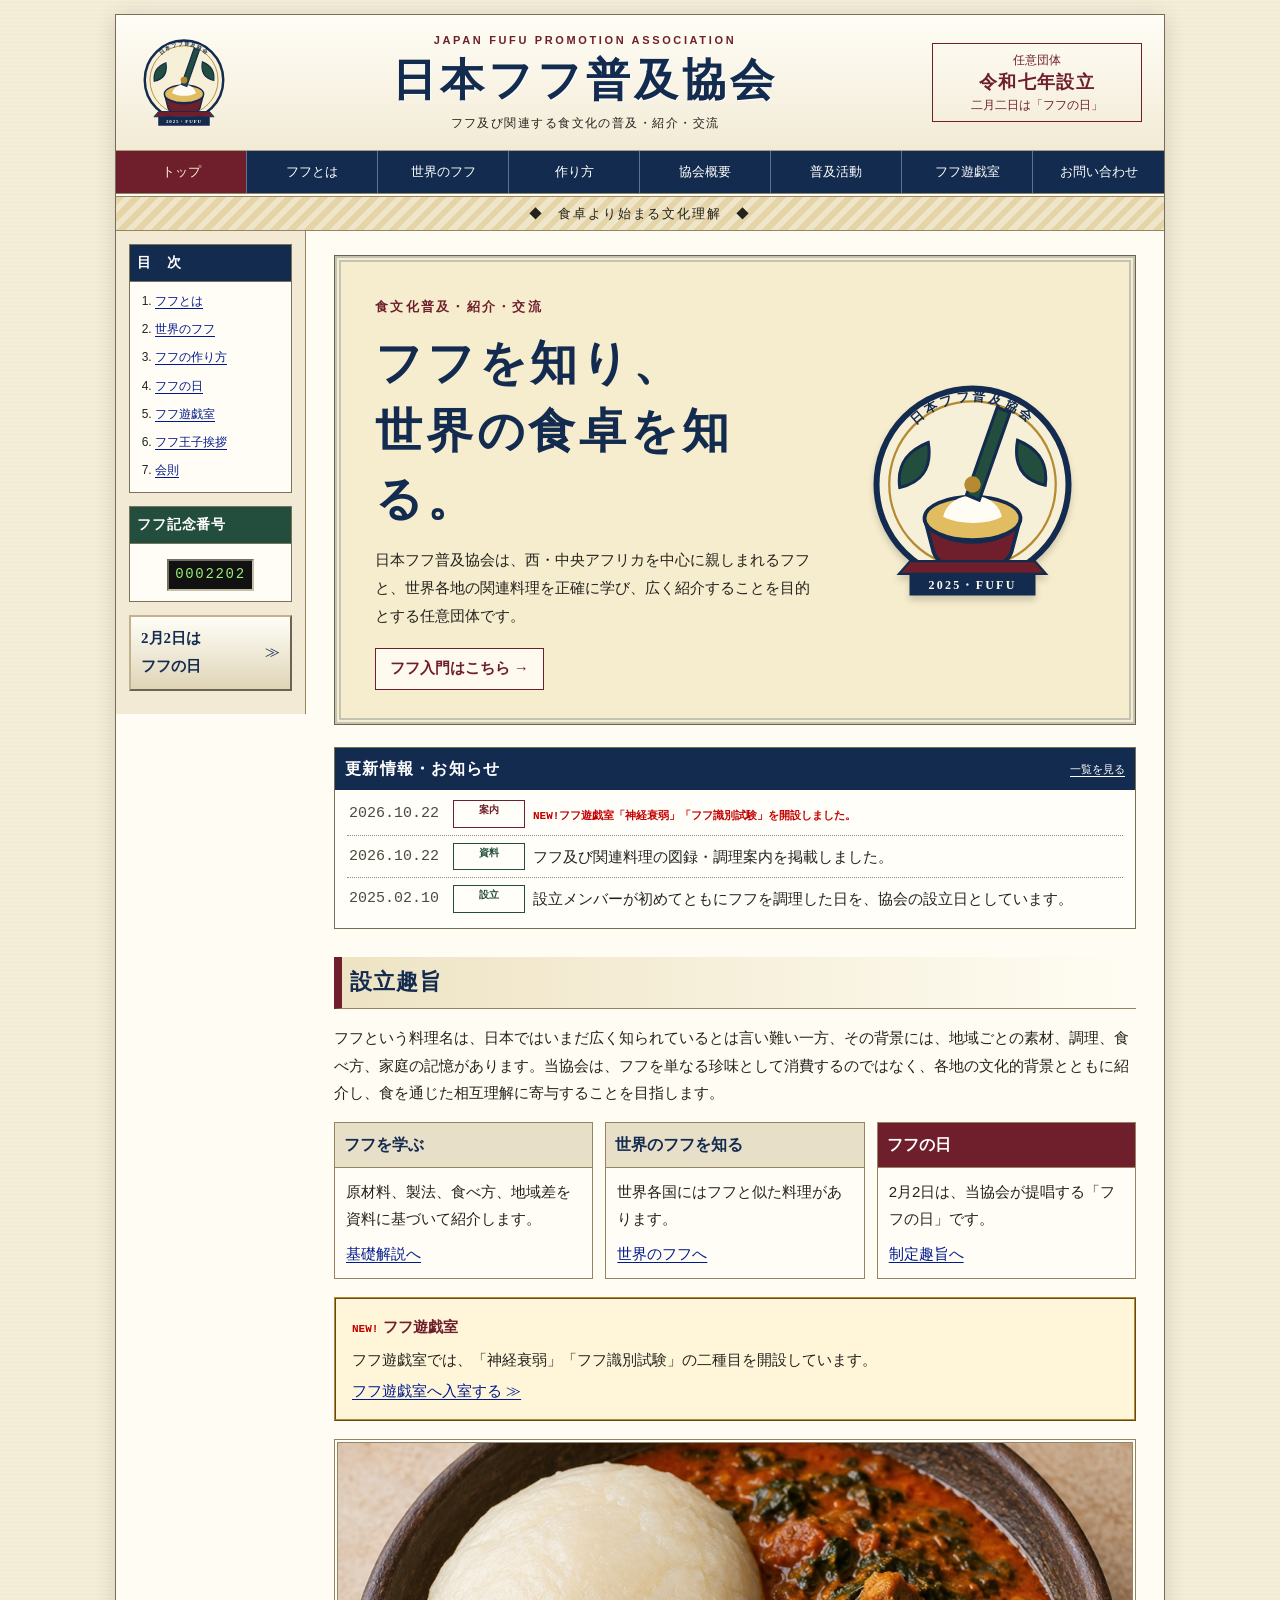
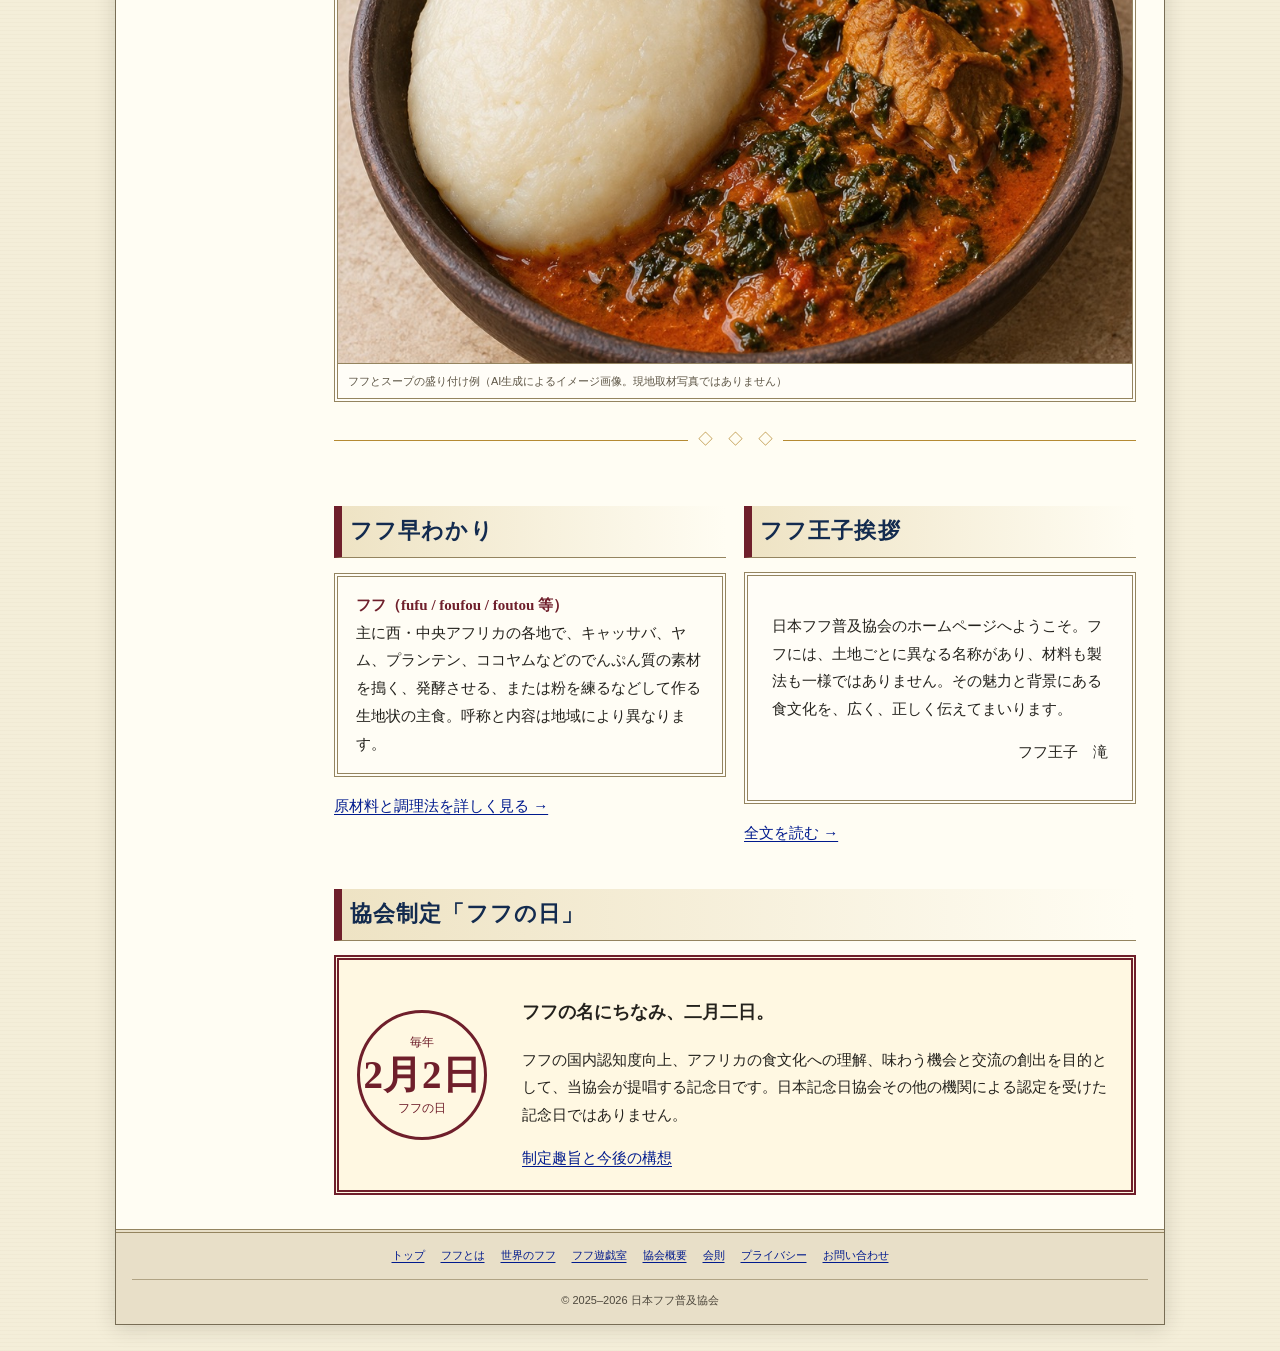
<file: index.html>
<!DOCTYPE html>

<html lang="ja"><head><meta charset="utf-8"/><meta content="width=device-width,initial-scale=1" name="viewport"/><meta content="日本フフ普及協会は、フフとその関連料理を通じて食文化への理解を深める任意団体です。" name="description"/><meta content="#132b4f" name="theme-color"/><title>日本フフ普及協会 公式ホームページ</title><link href="assets/img/favicon.svg" rel="icon"/><link href="assets/css/site.css?v=1.6.9" rel="stylesheet"/><script defer="" src="assets/js/site.js"></script></head>
<body><a class="skip-link" href="#main">本文へ移動</a>
<div class="site-shell">
<header class="site-header"><div class="masthead"><a class="masthead__logo" href="index.html"><img alt="日本フフ普及協会の紋章" src="assets/img/emblem.svg"/></a><div class="masthead__title"><small>JAPAN FUFU PROMOTION ASSOCIATION</small><a href="index.html"><h1>日本フフ普及協会</h1></a><p>フフ及び関連する食文化の普及・紹介・交流</p></div><div class="masthead__seal"><span>任意団体</span><strong>令和七年設立</strong><span>二月二日は「フフの日」</span></div></div>
<button aria-controls="global-nav" aria-expanded="false" aria-label="目次・主要項目を開閉" class="nav-toggle" data-nav-toggle="" type="button"></button><nav aria-label="主要項目" class="global-nav" data-global-nav="" id="global-nav"><ul><li><a aria-current="page" href="index.html">トップ</a></li><li><a href="fufu.html">フフとは</a></li><li><a href="world.html">世界のフフ</a></li><li><a href="recipe.html">作り方</a></li><li><a href="about.html">協会概要</a></li><li><a href="activities.html">普及活動</a></li><li><a href="games.html">フフ遊戯室</a></li><li><a href="contact.html">お問い合わせ</a></li></ul></nav></header>
<div class="retro-banner"><span>◆　食卓より始まる文化理解　◆</span></div>
<div class="layout"><aside aria-label="補助メニュー" class="sidebar">
<section class="side-box"><h2>目　次</h2><ol class="side-menu"><li><a href="fufu.html">フフとは</a></li><li><a href="world.html">世界のフフ</a></li><li><a href="recipe.html">フフの作り方</a></li><li><a href="fufu-day.html">フフの日</a></li><li><a href="games.html">フフ遊戯室</a></li><li><a href="about.html#message">フフ王子挨拶</a></li><li><a href="rules.html">会則</a></li></ol></section>
<section class="side-box"><h2 class="green">フフ記念番号</h2><div class="side-box__body"><div class="counter" data-counter="">0002202</div></div></section>
<a class="link-banner" href="fufu-day.html"><span><strong>2月2日は<br/>フフの日</strong></span><span>≫</span></a>
</aside><main class="main-content" id="main">
<section class="hero"><div class="hero__copy"><small>食文化普及・紹介・交流</small><h2>フフを知り、<br/>世界の食卓を知る。</h2><p>日本フフ普及協会は、西・中央アフリカを中心に親しまれるフフと、世界各地の関連料理を正確に学び、広く紹介することを目的とする任意団体です。</p><a class="hero__ribbon" href="fufu.html">フフ入門はこちら →</a></div><div class="hero__crest"><img alt="日本フフ普及協会の紋章" src="assets/img/emblem.svg"/></div></section>
<section class="notice-board"><div class="notice-board__head"><h2>更新情報・お知らせ</h2><a href="activities.html">一覧を見る</a></div><ul class="news-list"><li><time datetime="2026-10-22">2026.10.22</time><span class="label label--notice">案内</span><span><span aria-label="新着" class="new-mark">フフ遊戯室「神経衰弱」「フフ識別試験」を開設しました。</span></span></li><li><time datetime="2026-10-22">2026.10.22</time><span class="label">資料</span><span>フフ及び関連料理の図録・調理案内を掲載しました。</span></li><li><time datetime="2025-02-10">2025.02.10</time><span class="label">設立</span><span>設立メンバーが初めてともにフフを調理した日を、協会の設立日としています。</span></li></ul></section>
<h2 class="section-heading">設立趣旨</h2><p>フフという料理名は、日本ではいまだ広く知られているとは言い難い一方、その背景には、地域ごとの素材、調理、食べ方、家庭の記憶があります。当協会は、フフを単なる珍味として消費するのではなく、各地の文化的背景とともに紹介し、食を通じた相互理解に寄与することを目指します。</p>
<div class="feature-grid"><article class="feature-card"><h3 class="feature-card__title">フフを学ぶ</h3><div class="feature-card__body"><p>原材料、製法、食べ方、地域差を資料に基づいて紹介します。</p><a href="fufu.html">基礎解説へ</a></div></article><article class="feature-card"><h3 class="feature-card__title">世界のフフを知る</h3><div class="feature-card__body"><p>世界各国にはフフと似た料理があります。</p><a href="world.html">世界のフフへ</a></div></article><article class="feature-card feature-card--day"><h3 class="feature-card__title">フフの日</h3><div class="feature-card__body"><p>2月2日は、当協会が提唱する「フフの日」です。</p><a href="fufu-day.html">制定趣旨へ</a></div></article></div>
<div class="panel game-home-banner"><strong><span aria-label="新着" class="new-mark"></span>フフ遊戯室</strong><p>フフ遊戯室では、「神経衰弱」「フフ識別試験」の二種目を開設しています。</p><a href="games.html">フフ遊戯室へ入室する ≫</a></div>
<figure class="food-figure"><img alt="AI生成による、フフとスープを盛り付けたイメージ" src="assets/img/food/fufu.jpg"/><figcaption>フフとスープの盛り付け例（AI生成によるイメージ画像。現地取材写真ではありません）</figcaption></figure>
<div class="ornament"><span>◇　◇　◇</span></div>
<div class="two-col"><section><h2 class="section-heading">フフ早わかり</h2><div class="definition-box"><strong>フフ（fufu / foufou / foutou 等）</strong><br/>主に西・中央アフリカの各地で、キャッサバ、ヤム、プランテン、ココヤムなどのでんぷん質の素材を搗く、発酵させる、または粉を練るなどして作る生地状の主食。呼称と内容は地域により異なります。</div><p><a href="fufu.html">原材料と調理法を詳しく見る →</a></p></section><section><h2 class="section-heading">フフ王子挨拶</h2><div class="president-message"><p>日本フフ普及協会のホームページへようこそ。フフには、土地ごとに異なる名称があり、材料も製法も一様ではありません。その魅力と背景にある食文化を、広く、正しく伝えてまいります。</p><p class="signature">フフ王子　滝</p></div><p><a href="about.html#message">全文を読む →</a></p></section></div>
<h2 class="section-heading">協会制定「フフの日」</h2><div class="fufu-day-card"><div class="date-seal"><div><small>毎年</small><strong>2月2日</strong><small>フフの日</small></div></div><div><h3>フフの名にちなみ、二月二日。</h3><p>フフの国内認知度向上、アフリカの食文化への理解、味わう機会と交流の創出を目的として、当協会が提唱する記念日です。日本記念日協会その他の機関による認定を受けた記念日ではありません。</p><a href="fufu-day.html">制定趣旨と今後の構想</a></div></div>
</main></div>
<footer class="footer"><nav class="footer__nav" aria-label="フッターメニュー"><a href="index.html">トップ</a><a href="fufu.html">フフとは</a><a href="world.html">世界のフフ</a><a href="games.html">フフ遊戯室</a><a href="about.html">協会概要</a><a href="rules.html">会則</a><a href="privacy.html">プライバシー</a><a href="contact.html">お問い合わせ</a></nav><div class="footer__meta"><p>© 2025–<span data-year="">2026</span> 日本フフ普及協会</p></div></footer>
</div></body></html>
</file>
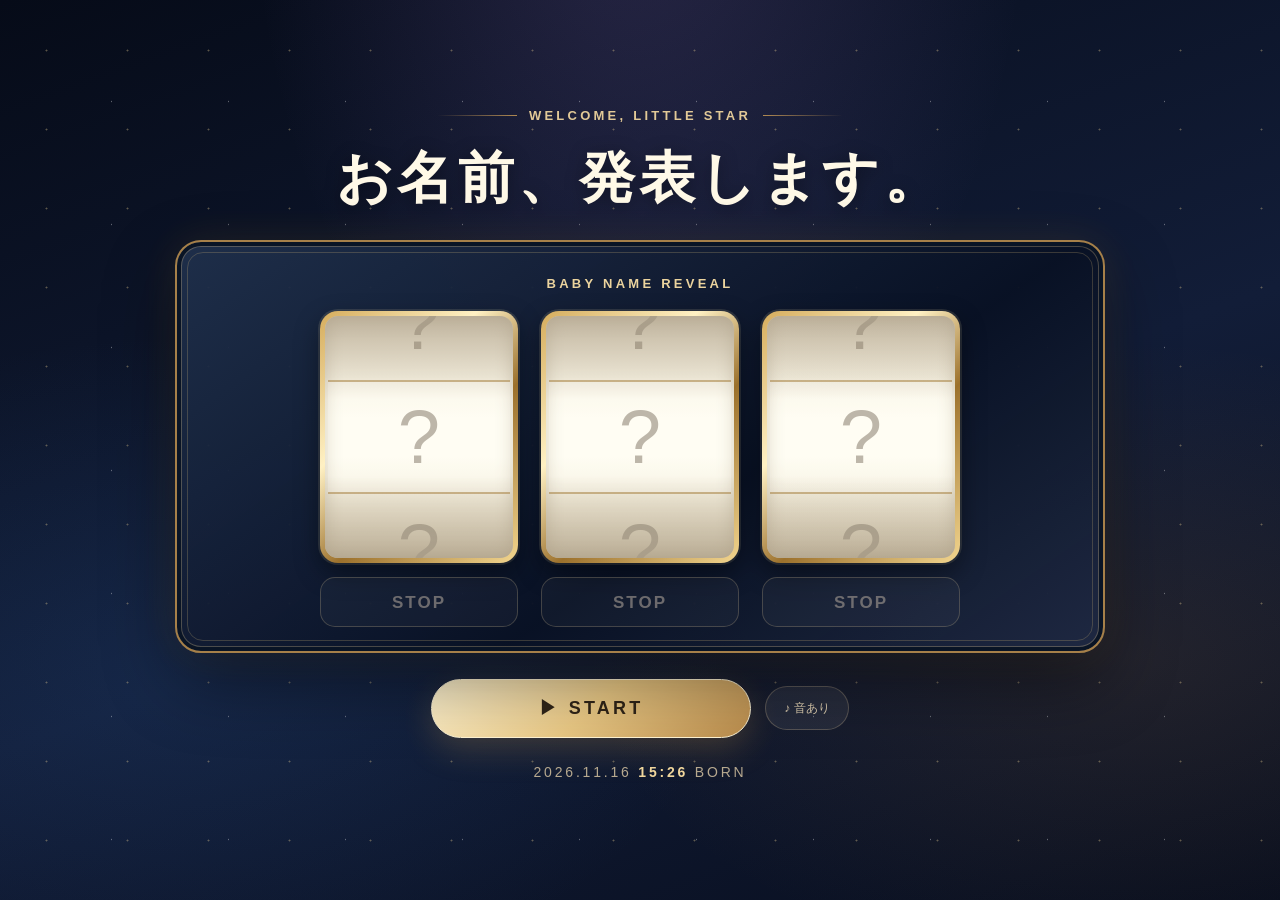
<file: surprise/index.html>
<!doctype html>
<html lang="ja">
<head>
<meta charset="utf-8">
<meta name="viewport" content="width=device-width,initial-scale=1,viewport-fit=cover">
<meta name="theme-color" content="#0b1326">
<meta name="description" content="小さなサプライズが待っています。">
<title>BABY NAME REVEAL</title>
<style>
  :root{color-scheme:dark;--gold:#e9c982;--cream:#fff9e7;--row:clamp(86px,12vw,114px);--window:clamp(184px,26vw,242px)}
  *{box-sizing:border-box}
  html{min-height:100%;background:#080e1e}
  body{margin:0;min-height:100vh;min-height:100dvh;overflow-x:hidden;color:var(--cream);font-family:-apple-system,BlinkMacSystemFont,"Hiragino Kaku Gothic ProN","Yu Gothic",Meiryo,sans-serif;background:radial-gradient(ellipse at 50% -15%,rgba(143,113,194,.23),transparent 43%),radial-gradient(ellipse at 14% 74%,rgba(42,92,155,.18),transparent 35%),radial-gradient(ellipse at 88% 73%,rgba(185,128,60,.13),transparent 34%),linear-gradient(160deg,#060b18,#121d38 55%,#080e1e)}
  body:before{content:"";position:fixed;inset:0;pointer-events:none;opacity:.35;background-image:radial-gradient(#f9dc9c .8px,transparent 1.2px),radial-gradient(#fff .65px,transparent 1px);background-size:81px 79px,117px 123px;background-position:6px 11px,53px 40px}
  .page{min-height:100vh;min-height:100dvh;padding:max(22px,env(safe-area-inset-top)) max(13px,env(safe-area-inset-right)) max(20px,env(safe-area-inset-bottom)) max(13px,env(safe-area-inset-left));display:flex;justify-content:center;align-items:center;position:relative}
  .container{width:min(100%,930px);text-align:center;position:relative}
  .topline{display:flex;align-items:center;justify-content:center;gap:12px;color:#e2c997;font-size:clamp(10px,1.4vw,13px);letter-spacing:.25em;font-weight:700}
  .topline:before,.topline:after{content:"";height:1px;width:clamp(18px,9vw,80px);background:linear-gradient(90deg,transparent,#b18a52)}
  .topline:after{transform:rotate(180deg)}
  h1{font-size:clamp(30px,5.7vw,56px);line-height:1.3;letter-spacing:.08em;margin:19px 0 26px;text-shadow:0 3px 18px rgba(0,0,0,.38)}
  .stage{position:relative;overflow:hidden;border:2px solid #a68049;border-radius:26px;padding:clamp(22px,4vw,34px) clamp(12px,4vw,38px) 24px;background:linear-gradient(145deg,rgba(32,48,76,.94),rgba(9,17,36,.96) 60%,rgba(31,41,66,.98));box-shadow:0 28px 70px rgba(0,0,0,.43),inset 0 0 0 4px #091425,inset 0 0 0 5px rgba(255,221,157,.25),0 0 42px rgba(209,160,78,.13)}
  .stage:before{content:"";position:absolute;inset:10px;border:1px solid rgba(233,201,130,.22);border-radius:16px;pointer-events:none}
  .eyebrow{position:relative;z-index:1;letter-spacing:.25em;font-size:clamp(10px,1.7vw,13px);color:#ecd49e;font-weight:700;margin:0 0 20px}
  .reels{width:min(100%,640px);margin:auto;display:grid;grid-template-columns:repeat(3,minmax(0,1fr));gap:clamp(8px,2vw,23px);position:relative;z-index:1}
  .slot{min-width:0}
  .reel{position:relative;padding:5px;border-radius:18px;background:linear-gradient(135deg,#d5ac5c,#fff1c4 35%,#9c712c 60%,#f3d68f);box-shadow:0 10px 26px rgba(0,0,0,.4),0 0 0 2px rgba(255,239,187,.13);transition:box-shadow .3s}
  .window{height:var(--window);border-radius:13px;overflow:hidden;position:relative;background:linear-gradient(180deg,#eee5d1,#fffdf0 42%,#fffdf0 58%,#e8ddc4);box-shadow:inset 0 0 18px rgba(75,47,15,.23)}
  .track{position:absolute;left:0;right:0;top:0;will-change:transform;pointer-events:none}
  .cell{height:var(--row);display:flex;align-items:center;justify-content:center;color:#443e46;font-size:clamp(62px,9vw,106px);font-weight:800;line-height:1;font-family:"Hiragino Mincho ProN","Yu Mincho","YuMincho",serif;user-select:none}
  .cell.placeholder{font-family:inherit;font-size:clamp(46px,7vw,76px);color:#ada494;font-weight:400}
  .window:before,.window:after{content:"";position:absolute;left:0;right:0;height:34%;z-index:3;pointer-events:none}
  .window:before{top:0;background:linear-gradient(#a99c85a8,#f2e8d000)}
  .window:after{bottom:0;background:linear-gradient(#f2e8d000,#a99c85b5)}
  .focus{position:absolute;z-index:2;left:3px;right:3px;top:50%;height:var(--row);transform:translateY(-50%);border-top:2px solid rgba(157,113,35,.5);border-bottom:2px solid rgba(157,113,35,.5);background:rgba(255,255,255,.20);pointer-events:none}
  .reel.locked{box-shadow:0 8px 26px rgba(0,0,0,.35),0 0 23px rgba(255,217,119,.65)}
  .reel.locked .focus{background:rgba(255,228,158,.18);border-color:#c3943c}
  .stop{width:100%;margin-top:14px;min-height:50px;border-radius:15px;border:1px solid rgba(218,195,148,.35);background:rgba(255,255,255,.05);color:#938d88;font:800 clamp(12px,1.9vw,17px)/1 sans-serif;letter-spacing:.12em;cursor:default;touch-action:manipulation;-webkit-tap-highlight-color:transparent}
  .stop:disabled{opacity:.72}
  .stop.ready{background:linear-gradient(160deg,#fdf1cf,#e7c17c 52%,#b4813d);border-color:#fff0ce;color:#352315;box-shadow:0 0 16px rgba(232,186,83,.30);cursor:pointer;animation:pulse 1.1s ease-in-out infinite alternate}
  .stop.done{border-color:rgba(255,225,159,.4);background:rgba(255,207,119,.12);color:#ffe5a5}
  @keyframes pulse{from{filter:brightness(.9);transform:translateY(0)}to{filter:brightness(1.14);transform:translateY(-1px)}}
  .result{min-height:0;max-height:0;opacity:0;transform:translateY(12px) scale(.97);overflow:hidden;transition:max-height .6s ease,opacity .65s ease,transform .65s ease;position:relative;z-index:1}
  .result.shown{max-height:210px;opacity:1;transform:none;padding-top:24px}
  .result-label{color:#d8c08f;font-size:clamp(10px,1.4vw,12px);letter-spacing:.23em;font-weight:800;margin:0 0 7px}
  .result-name{font-size:clamp(32px,6vw,59px);font-family:"Hiragino Mincho ProN","Yu Mincho",serif;letter-spacing:.09em;font-weight:800;color:#fff5d6;text-shadow:0 0 22px rgba(240,181,78,.35);margin:0;line-height:1.3}
  .result-en{font-size:clamp(9px,1.4vw,13px);letter-spacing:.28em;color:#e7c786;margin:6px 0 0}
  .action-row{display:flex;justify-content:center;align-items:center;gap:14px;flex-wrap:wrap;margin:25px 0 10px;min-height:60px}
  button{font:inherit}
  .start{background:linear-gradient(140deg,#fff4d2,#eac985 50%,#b98b4b);border:1px solid #fff4d4;color:#302518;min-width:min(320px,76vw);min-height:59px;padding:14px 30px;border-radius:999px;font-size:clamp(14px,2.4vw,18px);font-weight:900;letter-spacing:.18em;box-shadow:0 11px 34px rgba(230,174,77,.22);cursor:pointer;touch-action:manipulation;-webkit-tap-highlight-color:transparent}
  .start:disabled{opacity:.56;cursor:default}
  .start.during{opacity:.62;cursor:pointer}
  .party-reveal{display:none;position:relative;z-index:1;min-height:calc(var(--window) + 64px);align-content:center}
  .party-tiles{display:flex;align-items:center;justify-content:center;gap:clamp(15px,5vw,55px);margin:8px auto 16px}
  .party-tile{display:grid;place-items:center;width:clamp(112px,23vw,190px);height:clamp(120px,24vw,196px);border:5px solid #ffe28c;border-radius:20px;background:linear-gradient(155deg,#fff4b0 2%,#f6b365 42%,#ec4d91 100%);box-shadow:0 0 32px #e94e90a0,inset 0 0 15px #fff4d7a0;color:#68224b;font:900 clamp(78px,12vw,142px)/1 "Hiragino Mincho ProN","Yu Mincho",serif;text-shadow:0 3px #ffed9b}
  .stage.party-mode{border-color:#ffbf61;background:radial-gradient(circle at 20% 15%,#a23c8b88,transparent 55%),radial-gradient(circle at 80% 75%,#ec9f3480,transparent 60%),linear-gradient(140deg,#30114c,#7c255d 58%,#a33e3f);animation:party-glow .6s ease-in-out infinite alternate}
  .stage.party-mode .reels{display:none}
  .stage.party-mode .party-reveal{display:block}
  .stage.party-mode .result-name{color:#fff5a8;text-shadow:0 0 23px #ffd54d,0 0 40px #fa548e}
  .stage.party-mode .result-label,.stage.party-mode .result-en{color:#ffdf8f}
  .stage.party-mode .party-tile:first-child{animation:party-bounce .42s ease-in-out infinite alternate}
  .stage.party-mode .party-tile:last-child{animation:party-bounce .42s ease-in-out infinite alternate-reverse}
  @keyframes party-bounce{from{transform:translateY(-6px) rotate(-5deg)}to{transform:translateY(6px) rotate(5deg)}}
  @keyframes party-glow{from{box-shadow:0 0 25px #e84c7b8a}to{box-shadow:0 0 60px #ffca4aaa}}
  @media(max-width:600px){.party-tile{width:clamp(108px,32vw,145px);height:clamp(120px,35vw,150px);font-size:clamp(74px,22vw,110px)}.party-reveal{min-height:calc(var(--window) + 55px)}.stage.party-mode .result-name{font-size:clamp(24px,6.5vw,36px);letter-spacing:0}}
  .sound{color:#deceb0;background:rgba(255,255,255,.065);border:1px solid rgba(235,207,159,.25);min-height:44px;border-radius:999px;padding:8px 18px;font-size:12px;cursor:pointer;touch-action:manipulation}
  .date{font-size:clamp(11px,1.7vw,14px);letter-spacing:.20em;margin-top:26px;color:#b7a98f}
  .date strong{color:#f0d69c}
  #confetti{position:fixed;z-index:10;inset:0;width:100%;height:100%;pointer-events:none}
  .sr-only{position:absolute!important;width:1px;height:1px;padding:0;margin:-1px;overflow:hidden;clip:rect(0,0,0,0);white-space:nowrap;border:0}
  @media(max-width:600px){:root{--row:clamp(77px,22vw,94px);--window:clamp(165px,45vw,205px)}.page{padding:14px 10px 16px}h1{margin:13px 0 18px}.stage{padding:22px 11px 20px;border-radius:21px}.reel{padding:4px;border-radius:12px}.window{border-radius:9px}.stop{min-height:46px;border-radius:11px;margin-top:11px}.action-row{margin-top:18px}.date{margin-top:18px}.cell{font-size:clamp(52px,17vw,82px)}}
  @media(max-height:760px) and (min-width:601px){:root{--row:88px;--window:172px}.page{padding-top:10px;padding-bottom:10px}h1{font-size:36px;margin:10px 0}.stage{padding-top:16px;padding-bottom:14px}.eyebrow{margin-bottom:11px}.action-row{margin-top:10px}.date{margin-top:9px}}
  @media(prefers-reduced-motion:reduce){*,*:before,*:after{animation-duration:.001ms!important;transition-duration:.001ms!important}}
</style>
</head>
<body>
<canvas id="confetti" aria-hidden="true"></canvas>
<main class="page"><div class="container">
  <div class="topline">WELCOME, LITTLE STAR</div>
  <h1>お名前、発表します。</h1>
  <section class="stage" aria-label="お名前発表スロット">
    <p class="eyebrow">BABY NAME REVEAL</p>
    <div class="reels">
      <div class="slot"><div class="reel" id="reel0"><div class="window"><div class="track"></div><div class="focus"></div></div></div><button class="stop" id="stop0" type="button" disabled>STOP</button></div>
      <div class="slot"><div class="reel" id="reel1"><div class="window"><div class="track"></div><div class="focus"></div></div></div><button class="stop" id="stop1" type="button" disabled>STOP</button></div>
      <div class="slot"><div class="reel" id="reel2"><div class="window"><div class="track"></div><div class="focus"></div></div></div><button class="stop" id="stop2" type="button" disabled>STOP</button></div>
    </div>
    <div class="party-reveal" id="partyReveal" aria-hidden="true"><div class="party-tiles"><span class="party-tile">祭</span><span class="party-tile">男</span></div></div>
    <div class="result" id="result" aria-hidden="true"><p class="result-label" id="resultLabel">HELLO, WORLD!</p><p class="result-name" id="resultName">伊藤 新之介</p><p class="result-en" id="resultEn">SHINNOSUKE ITO</p></div>
  </section>
  <div class="action-row"><button class="start" id="start" type="button">▶ START</button><button class="sound" id="sound" type="button" aria-pressed="true">♪ 音あり</button></div>
  <p class="date">2026.11.16 <strong>15:26</strong> BORN</p>
  <p class="sr-only" id="announcement" aria-live="polite"></p>
</div></main>
<script>
(()=>{'use strict';
// 全リールで読みを限定しない候補を使う。回転中に名前が推測されないようにする。
const NAME=['新','之','介'];
const PARTY_NAME=['祭','　','男'];
const CANDIDATES=[...new Set(Array.from(
  '蓮湊陽朔碧凪蒼律樹悠颯翔晴朝海空大斗太人優希結奏真翼仁和光瑛一礼凛龍理生成志佑祐輔助歩聡怜圭慶涼絢輝春陸岳琉瑠慧匠悠聖拓悠暖尊楓葵柊旭桜健誠航直昴源斗宗央介之信新慎理俊蒼隆宙陽清虎弦侑想柚碧慈隼琥璃快正礼礼誉久良幸広健翔雄晴周冬雅伊' 
))];
// 停止してから初めて、その字に関連する上下の候補を見せる。
const NEIGHBORS=[['信','真'],['乃','野'],['佑','輔']];
const PARTY_NEIGHBORS=[['祝','歓'],['花','楽'],['舞','宴']];
const $=id=>document.getElementById(id);
const nodes=NAME.map((_,i)=>({el:$('reel'+i),track:$('reel'+i).querySelector('.track'),window:$('reel'+i).querySelector('.window'),button:$('stop'+i),phase:0,lastBase:NaN,state:'idle',goal:0,from:0,stopStart:0,stopDuration:1150}));
const start=$('start'),sound=$('sound'),result=$('result'),announcement=$('announcement'),stage=document.querySelector('.stage'),partyReveal=$('partyReveal'),resultLabel=$('resultLabel'),resultName=$('resultName'),resultEn=$('resultEn');
let active=false,lastTime=0,raf=0,soundEnabled=true,audioContext=null,confettiFrame=0,pieces=[],secretTaps=0,partyArmed=false,finalTimer=0,partyBus=null,partyMusicTimer=0;
const canvas=$('confetti'),ctx=canvas.getContext('2d');
const reduced=window.matchMedia('(prefers-reduced-motion: reduce)');
function getAudio(){if(!soundEnabled)return null;try{if(!audioContext)audioContext=new(window.AudioContext||window.webkitAudioContext)();if(audioContext.state==='suspended')audioContext.resume();return audioContext}catch(e){return null}}
function tone(f,d=.12,v=.06,type='sine',delay=0){const a=getAudio();if(!a)return;const t=a.currentTime+delay,o=a.createOscillator(),g=a.createGain();o.type=type;o.frequency.setValueAtTime(f,t);g.gain.setValueAtTime(.0001,t);g.gain.exponentialRampToValueAtTime(v,t+.012);g.gain.exponentialRampToValueAtTime(.0001,t+d);o.connect(g);g.connect(a.destination);o.start(t);o.stop(t+d+.03)}
function playStart(){tone(330,.11,.04,'triangle');tone(440,.15,.04,'triangle',.12);tone(554,.18,.05,'sine',.28)}
function playStop(i){tone(720+(2-i)*95,.12,.07);tone(1100+(2-i)*110,.26,.035,'triangle',.06)}
function fanfare(){[523.25,659.25,783.99,1046.5].forEach((hz,i)=>tone(hz,.34,.075,'triangle',i*.15));[523.25,659.25,783.99].forEach(hz=>tone(hz,.75,.028,'sine',.65))}
// リズムとメロディーは Web Audio で合成するオリジナルの短いサンバ風ジングル。
// 外部の音源・通信・著作権楽曲への依存はない。
function stopPartyMusic(){
 clearTimeout(partyMusicTimer);partyMusicTimer=0;
 if(partyBus&&audioContext){const bus=partyBus;partyBus=null;try{bus.gain.cancelScheduledValues(audioContext.currentTime);bus.gain.setTargetAtTime(0,audioContext.currentTime,.025);setTimeout(()=>{try{bus.disconnect()}catch(e){}},180)}catch(e){}}
}
function startPartyMusic(){
 const a=getAudio();if(!a)return;stopPartyMusic();
 const bus=a.createGain();bus.gain.value=.46;bus.connect(a.destination);partyBus=bus;
 const beat=60/126,t0=a.currentTime+.04,totalSteps=96,step=beat/4;
 const noiseBuffer=a.createBuffer(1,Math.floor(a.sampleRate*.12),a.sampleRate);
 const noise=noiseBuffer.getChannelData(0);for(let i=0;i<noise.length;i++)noise[i]=Math.random()*2-1;
 function drum(t,kind){
  const src=a.createBufferSource(),filter=a.createBiquadFilter(),gain=a.createGain();src.buffer=noiseBuffer;src.connect(filter);filter.connect(gain);gain.connect(bus);
  filter.type=kind==='snare'?'bandpass':'highpass';filter.frequency.value=kind==='snare'?1600:4300;
  const vol=kind==='snare'?.22:.105,dur=kind==='snare'?.095:.052;
  gain.gain.setValueAtTime(vol,t);gain.gain.exponentialRampToValueAtTime(.0001,t+dur);src.start(t);src.stop(t+dur+.003);
 }
 function bass(t){const o=a.createOscillator(),g=a.createGain();o.type='sine';o.frequency.setValueAtTime(140,t);o.frequency.exponentialRampToValueAtTime(52,t+.14);g.gain.setValueAtTime(.26,t);g.gain.exponentialRampToValueAtTime(.0001,t+.20);o.connect(g);g.connect(bus);o.start(t);o.stop(t+.21)}
 function melody(t,hz,dur=.16){const o=a.createOscillator(),filter=a.createBiquadFilter(),g=a.createGain();o.type='sawtooth';o.frequency.setValueAtTime(hz,t);filter.type='lowpass';filter.frequency.setValueAtTime(1900,t);filter.frequency.exponentialRampToValueAtTime(650,t+dur);g.gain.setValueAtTime(.0001,t);g.gain.exponentialRampToValueAtTime(.15,t+.015);g.gain.exponentialRampToValueAtTime(.0001,t+dur);o.connect(filter);filter.connect(g);g.connect(bus);o.start(t);o.stop(t+dur+.03)}
 for(let i=0;i<totalSteps;i++){
  const t=t0+i*step,m=i%16;
  if(m===0||m===7||m===10)bass(t);
  if(m===4||m===12)drum(t,'snare');
  if(i%2===0||m===3||m===11)drum(t+.008,'shaker');
 }
 // 8分音符のシンコペーションを含む、約11秒の陽気なジングル。
 const phrase=[523.25,659.25,783.99,659.25,698.46,783.99,880,783.99,659.25,783.99,1046.5,880,783.99,659.25,698.46,1046.5];
 for(let b=0;b<6;b++)for(let j=0;j<phrase.length;j++)if(j%4!==3){const offset=(b*16+j)*step;melody(t0+offset,phrase[(j+((b%3)*2))%phrase.length],j%4===0?.21:.14)}
 partyMusicTimer=setTimeout(stopPartyMusic,Math.round(totalSteps*step*1000)+250);
}
function resetCanvas(){const dpr=Math.min(window.devicePixelRatio||1,2);canvas.width=Math.round(innerWidth*dpr);canvas.height=Math.round(innerHeight*dpr);ctx.setTransform(dpr,0,0,dpr,0,0)}
window.addEventListener('resize',()=>{resetCanvas();nodes.forEach(n=>render(n,true))},{passive:true});resetCanvas();
function confetti(party=false){if(reduced.matches)return;if(confettiFrame)cancelAnimationFrame(confettiFrame);const w=innerWidth,h=innerHeight,colors=party?['#ffda35','#ff619d','#40e6d2','#ffffff','#fe8239','#a58bff']:['#f3ca72','#fff6db','#ed9ca3','#d3b2f4','#91d1e2'];pieces=Array.from({length:party?240:130},(_,i)=>({x:w*(.2+Math.random()*.6),y:h*.35,vx:(Math.random()-.5)*12,vy:-3-Math.random()*9,g:.09+Math.random()*.13,rotation:Math.random()*7,spin:(Math.random()-.5)*.21,s:4+Math.random()*7,color:colors[i%colors.length]}));let frame=0;function draw(){ctx.clearRect(0,0,innerWidth,innerHeight);frame++;for(const p of pieces){p.x+=p.vx;p.y+=p.vy;p.vy+=p.g;p.rotation+=p.spin;if(p.y>h+30)continue;ctx.save();ctx.translate(p.x,p.y);ctx.rotate(p.rotation);ctx.fillStyle=p.color;ctx.fillRect(-p.s/2,-p.s/3,p.s,p.s*.65);ctx.restore()}if(frame<310&&pieces.some(p=>p.y<h+30))confettiFrame=requestAnimationFrame(draw);else{ctx.clearRect(0,0,innerWidth,innerHeight);confettiFrame=0}}draw()}
function glyph(i,k){const n=nodes[i];if(n.state==='idle')return '?';if(n.state==='stopping'||n.state==='locked'){const symbols=partyArmed?PARTY_NAME:NAME,neighbors=partyArmed?PARTY_NEIGHBORS:NEIGHBORS;if(k===n.goal)return symbols[i];if(k===n.goal-1)return neighbors[i][0];if(k===n.goal+1)return neighbors[i][1]}let v=Math.imul((k ^ Math.imul(i+17,0x9e3779b9)),0x85ebca6b);v^=v>>>13;v=Math.imul(v,0xc2b2ae35);v^=v>>>16;return CANDIDATES[(v>>>0)%CANDIDATES.length]}
function render(n,force=false){const i=nodes.indexOf(n),h=n.window.getBoundingClientRect().height,base=Math.floor(n.phase),frac=n.phase-base;
 if(force||base!==n.lastBase){n.lastBase=base;const frag=document.createDocumentFragment();for(let k=base-2;k<=base+3;k++){const div=document.createElement('div');div.className='cell'+(n.state==='idle'?' placeholder':'');div.textContent=glyph(i,k);frag.appendChild(div)}n.track.replaceChildren(frag)}
 const row=n.track.firstElementChild?.getBoundingClientRect().height||100;
 n.track.style.transform=`translate3d(0,${h/2-row/2-(2+frac)*row}px,0)`;
}
function refreshButtons(){nodes.forEach(n=>{n.button.className='stop';if(n.state==='locked'){n.button.disabled=true;n.button.classList.add('done');n.button.textContent='✓';}else if(active&&n.state==='spinning'){n.button.disabled=false;n.button.classList.add('ready');n.button.textContent='STOP';}else{n.button.disabled=true;n.button.textContent='STOP'}})}
function reset(){clearTimeout(finalTimer);finalTimer=0;stopPartyMusic();cancelAnimationFrame(raf);raf=0;lastTime=0;secretTaps=0;partyArmed=false;stage.classList.remove('party-mode');partyReveal.setAttribute('aria-hidden','true');resultLabel.textContent='HELLO, WORLD!';resultName.textContent='伊藤 新之介';resultEn.textContent='SHINNOSUKE ITO';start.classList.remove('during');start.disabled=false;start.textContent='▶ START';result.classList.remove('shown');result.setAttribute('aria-hidden','true');announcement.textContent='';nodes.forEach(n=>{n.phase=0;n.state='idle';n.goal=0;n.lastBase=NaN;n.el.classList.remove('locked');render(n,true)});active=false;refreshButtons();if(confettiFrame)cancelAnimationFrame(confettiFrame);confettiFrame=0;ctx.clearRect(0,0,innerWidth,innerHeight)}
function loop(now){if(!active)return;const dt=lastTime?Math.min((now-lastTime)/1000,.05):0;lastTime=now;
 for(let i=0;i<nodes.length;i++){const n=nodes[i];if(n.state==='spinning')n.phase+=dt*(10.5+i*1.3);else if(n.state==='stopping'){const x=Math.min(1,(now-n.stopStart)/n.stopDuration),ease=1-Math.pow(1-x,3);n.phase=n.from+(n.goal-n.from)*ease;if(x>=1){n.phase=n.goal;n.state='locked';n.el.classList.add('locked');playStop(i);announcement.textContent=(partyArmed?PARTY_NAME:NAME)[i]+' が止まりました。';refreshButtons()}}render(n)}
 if(nodes.every(n=>n.state==='locked')){finish();return}
 raf=requestAnimationFrame(loop)}
function startSpin(){if(active)return;reset();active=true;getAudio();playStart();nodes.forEach((n,i)=>{n.state='spinning';n.phase=.5+i*1.1;n.lastBase=NaN;render(n,true)});start.textContent='発表中';start.disabled=false;start.classList.add('during');refreshButtons();raf=requestAnimationFrame(loop)}
function stop(i){const n=nodes[i];if(!active||n.state!=='spinning')return;n.state='stopping';n.from=n.phase;n.goal=Math.ceil(n.from)+5;n.stopStart=performance.now();n.stopDuration=reduced.matches?80:1160;n.lastBase=NaN;refreshButtons();render(n,true)}
function finish(){active=false;cancelAnimationFrame(raf);raf=0;nodes.forEach(n=>render(n,true));refreshButtons();start.disabled=true;start.classList.remove('during');finalTimer=setTimeout(()=>{if(partyArmed){party()}else{result.classList.add('shown');result.setAttribute('aria-hidden','false');announcement.textContent='お名前は、伊藤 新之介（いとう しんのすけ）です。';fanfare();confetti();start.textContent='↻ もう一度';start.disabled=false}finalTimer=0},reduced.matches?0:(partyArmed?900:400))}
function party(){
 // 裏コマンドが成立し、3つのリールが『祭』『　』『男』で停止した後だけ最終画面に切り替える。
 if(!partyArmed||nodes.some(n=>n.state!=='locked'))return;
 lastTime=0;
 stage.classList.add('party-mode');partyReveal.setAttribute('aria-hidden','false');
 resultLabel.textContent='SURPRISE!';resultName.textContent='伊藤 ぱーてぃーちゃん';resultEn.textContent='PARTY TIME!';
 result.classList.add('shown');result.setAttribute('aria-hidden','false');
 announcement.textContent='祭、男！お名前は、伊藤 ぱーてぃーちゃん！';
 start.classList.remove('during');start.textContent='↻ もう一度';start.disabled=false;
 confetti(true);startPartyMusic();
}
start.addEventListener('click',()=>{if(active){
 // STOPを一度も押していないときだけ3連打を受け付ける。表示は通常モードのまま。
 if(!partyArmed&&nodes.every(n=>n.state==='spinning')){secretTaps++;if(secretTaps===3)partyArmed=true}
 }else if(!finalTimer){startSpin()}});nodes.forEach((n,i)=>n.button.addEventListener('click',()=>stop(i)));
sound.addEventListener('click',()=>{soundEnabled=!soundEnabled;sound.setAttribute('aria-pressed',String(soundEnabled));sound.textContent=soundEnabled?'♪ 音あり':'♪ 消音中';if(!soundEnabled)stopPartyMusic();else if(stage.classList.contains('party-mode'))startPartyMusic();else tone(660,.14,.05)});
document.addEventListener('visibilitychange',()=>{if(document.hidden){lastTime=0;if(audioContext&&audioContext.state==='running')audioContext.suspend()}else if(soundEnabled&&(active||stage.classList.contains('party-mode'))&&audioContext)audioContext.resume()});reset();
})();
</script>
</body>
</html>
</file>
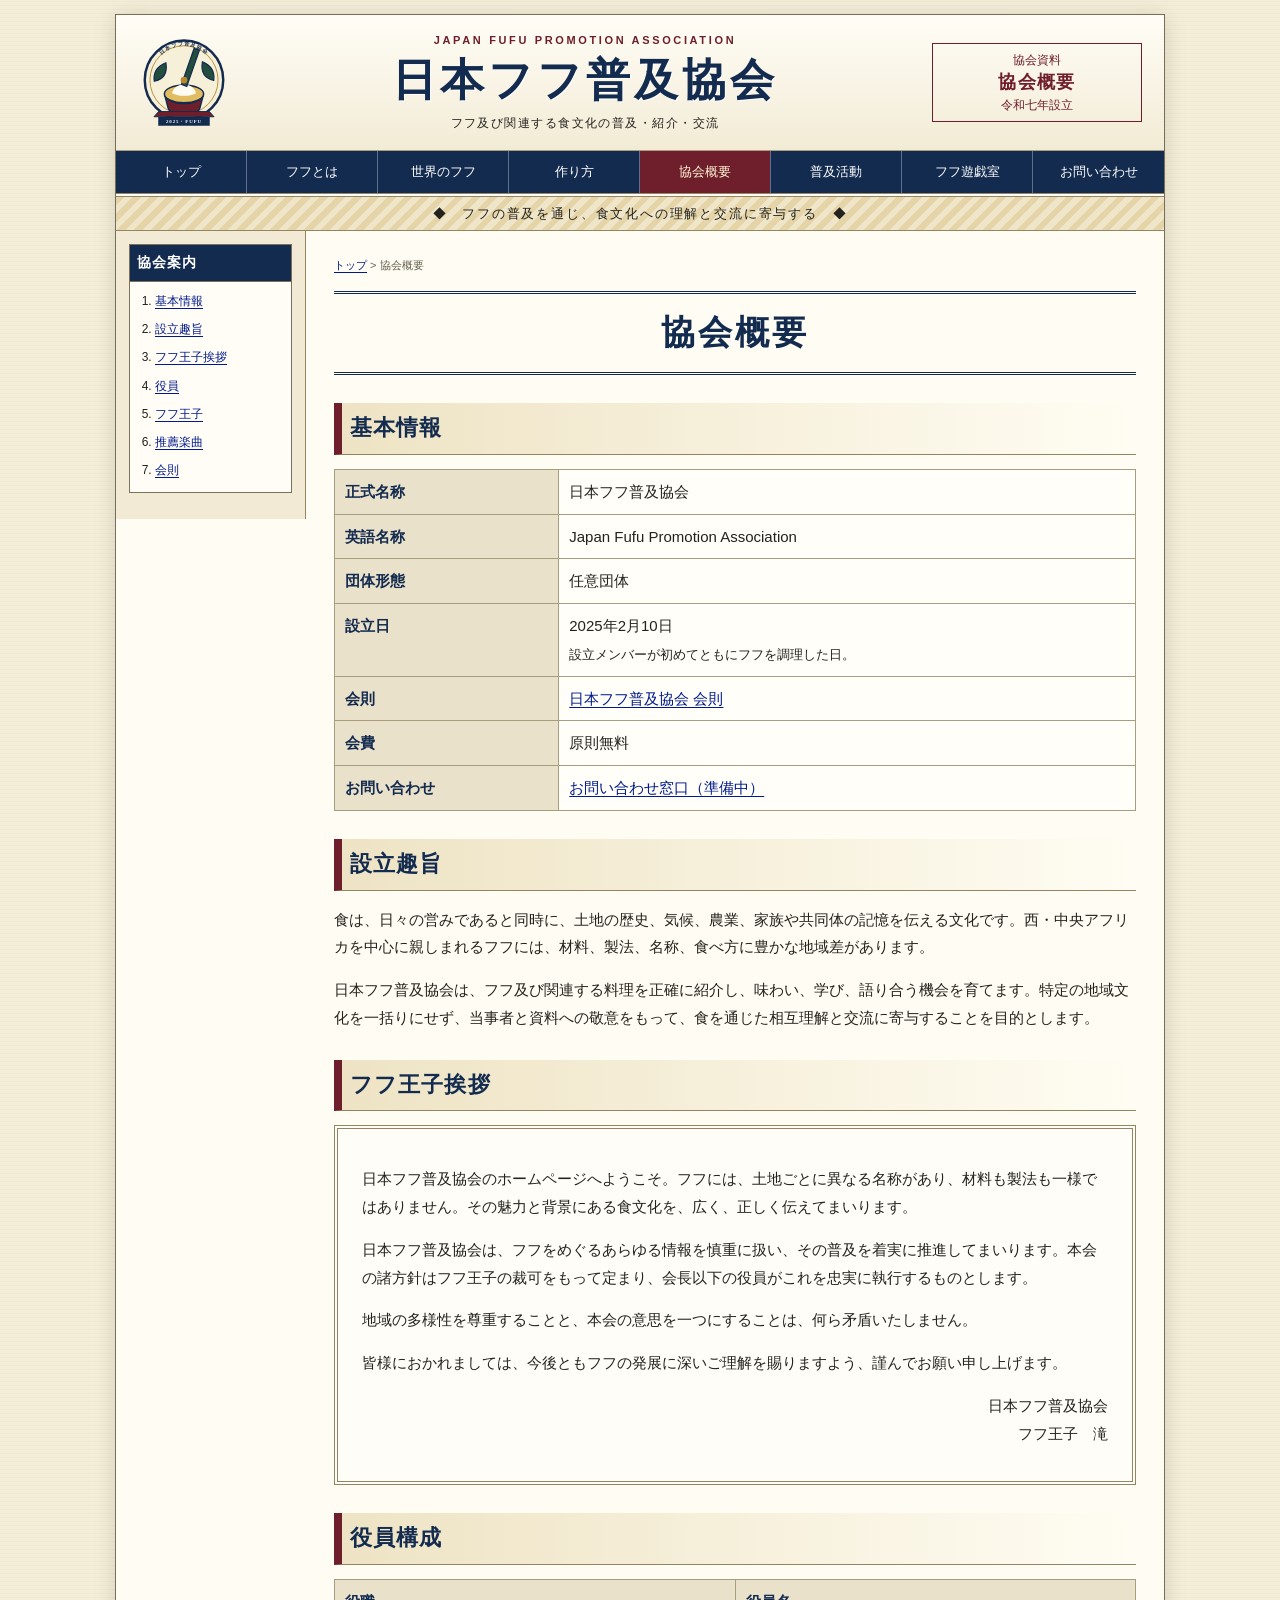
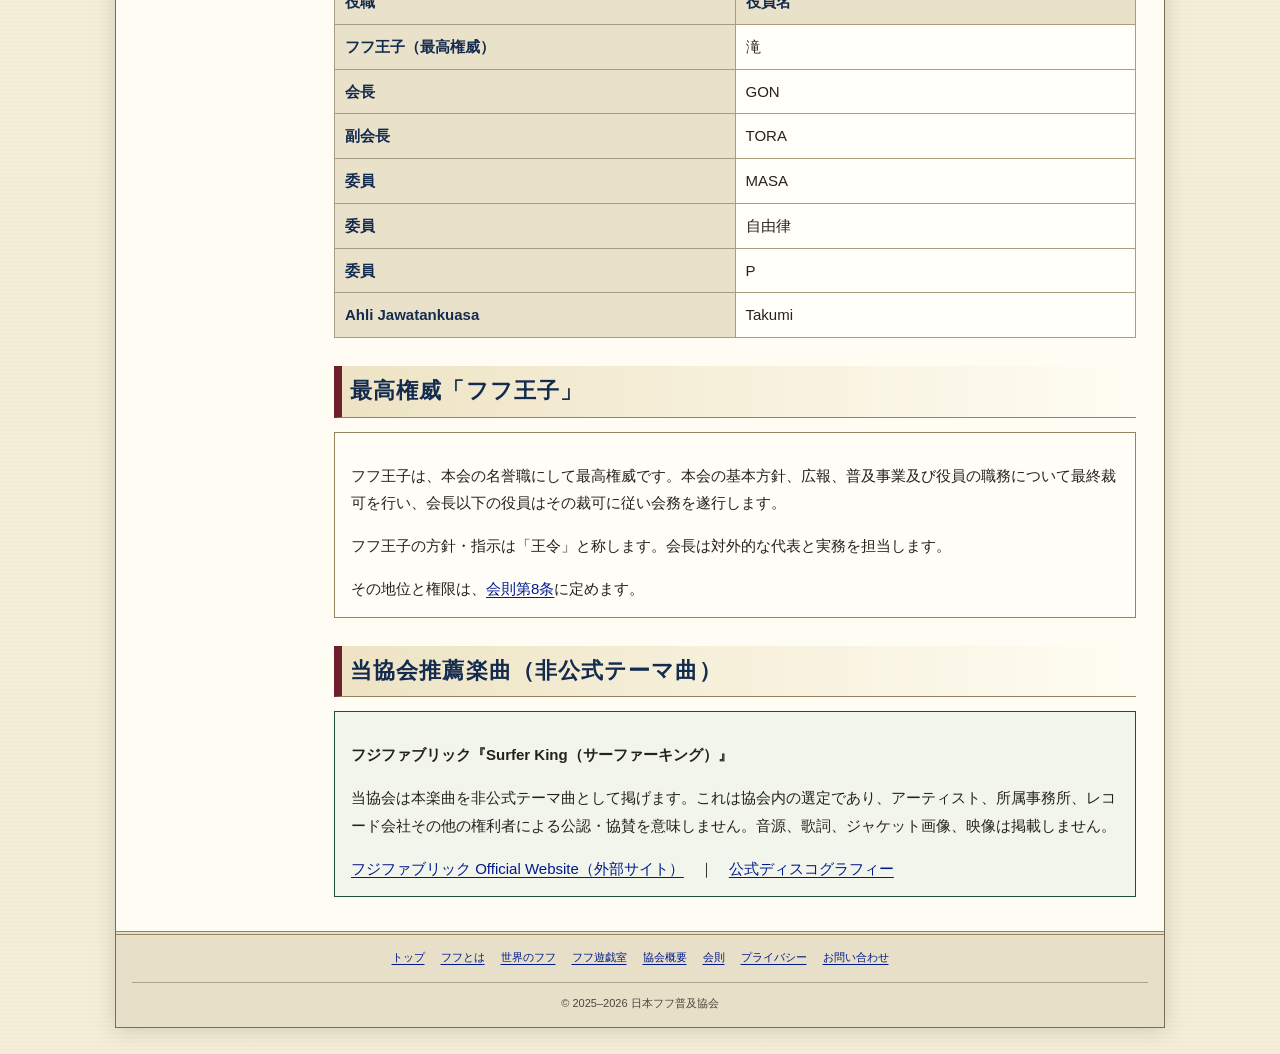
<file: about.html>
<!DOCTYPE html>

<html lang="ja"><head><meta charset="utf-8"/><meta content="width=device-width,initial-scale=1" name="viewport"/><meta content="日本フフ普及協会の概要、設立趣旨、フフ王子挨拶、役員構成、事業目的、非公式テーマ曲。" name="description"/><title>協会概要｜日本フフ普及協会</title><link href="assets/img/favicon.svg" rel="icon"/><link href="assets/css/site.css?v=1.6.9" rel="stylesheet"/><script defer="" src="assets/js/site.js"></script></head><body><a class="skip-link" href="#main">本文へ移動</a><div class="site-shell">
<header class="site-header"><div class="masthead"><a class="masthead__logo" href="index.html"><img alt="日本フフ普及協会の紋章" src="assets/img/emblem.svg"/></a><div class="masthead__title"><small>JAPAN FUFU PROMOTION ASSOCIATION</small><a href="index.html"><h1>日本フフ普及協会</h1></a><p>フフ及び関連する食文化の普及・紹介・交流</p></div><div class="masthead__seal"><span>協会資料</span><strong>協会概要</strong><span>令和七年設立</span></div></div><button aria-controls="global-nav" aria-expanded="false" aria-label="目次・主要項目を開閉" class="nav-toggle" data-nav-toggle="" type="button"></button><nav aria-label="主要項目" class="global-nav" data-global-nav="" id="global-nav"><ul><li><a href="index.html">トップ</a></li><li><a href="fufu.html">フフとは</a></li><li><a href="world.html">世界のフフ</a></li><li><a href="recipe.html">作り方</a></li><li><a aria-current="page" href="about.html">協会概要</a></li><li><a href="activities.html">普及活動</a></li><li><a href="games.html">フフ遊戯室</a></li><li><a href="contact.html">お問い合わせ</a></li></ul></nav></header><div class="retro-banner">◆　フフの普及を通じ、食文化への理解と交流に寄与する　◆</div>
<div class="layout"><aside class="sidebar"><section class="side-box"><h2>協会案内</h2><ol class="side-menu"><li><a href="#outline">基本情報</a></li><li><a href="#purpose">設立趣旨</a></li><li><a href="#message">フフ王子挨拶</a></li><li><a href="#officers">役員</a></li><li><a href="#prince">フフ王子</a></li><li><a href="#theme">推薦楽曲</a></li><li><a href="rules.html">会則</a></li></ol></section></aside><main class="main-content" id="main"><p class="breadcrumb"><a href="index.html">トップ</a> &gt; 協会概要</p><h1 class="page-title">協会概要</h1>
<section id="outline"><h2 class="section-heading">基本情報</h2><table class="profile-table"><tr><th>正式名称</th><td>日本フフ普及協会</td></tr><tr><th>英語名称</th><td>Japan Fufu Promotion Association</td></tr><tr><th>団体形態</th><td>任意団体</td></tr><tr><th>設立日</th><td>2025年2月10日<br/><small>設立メンバーが初めてともにフフを調理した日。</small></td></tr><tr><th>会則</th><td><a href="rules.html">日本フフ普及協会 会則</a></td></tr><tr><th>会費</th><td>原則無料</td></tr><tr><th>お問い合わせ</th><td><a href="contact.html">お問い合わせ窓口（準備中）</a></td></tr></table></section>
<section id="purpose"><h2 class="section-heading">設立趣旨</h2><p>食は、日々の営みであると同時に、土地の歴史、気候、農業、家族や共同体の記憶を伝える文化です。西・中央アフリカを中心に親しまれるフフには、材料、製法、名称、食べ方に豊かな地域差があります。</p><p>日本フフ普及協会は、フフ及び関連する料理を正確に紹介し、味わい、学び、語り合う機会を育てます。特定の地域文化を一括りにせず、当事者と資料への敬意をもって、食を通じた相互理解と交流に寄与することを目的とします。</p></section>
<section id="message"><h2 class="section-heading">フフ王子挨拶</h2><div class="president-message"><p>日本フフ普及協会のホームページへようこそ。フフには、土地ごとに異なる名称があり、材料も製法も一様ではありません。その魅力と背景にある食文化を、広く、正しく伝えてまいります。</p><p>日本フフ普及協会は、フフをめぐるあらゆる情報を慎重に扱い、その普及を着実に推進してまいります。本会の諸方針はフフ王子の裁可をもって定まり、会長以下の役員がこれを忠実に執行するものとします。</p><p>地域の多様性を尊重することと、本会の意思を一つにすることは、何ら矛盾いたしません。</p><p>皆様におかれましては、今後ともフフの発展に深いご理解を賜りますよう、謹んでお願い申し上げます。</p><p class="signature">日本フフ普及協会<br/>フフ王子　滝</p></div></section>
<section id="officers"><h2 class="section-heading">役員構成</h2><table class="profile-table"><thead><tr><th>役職</th><th>役員名</th></tr></thead><tbody><tr><th>フフ王子（最高権威）</th><td>滝</td></tr><tr><th>会長</th><td>GON</td></tr><tr><th>副会長</th><td>TORA</td></tr><tr><th>委員</th><td>MASA</td></tr><tr><th>委員</th><td>自由律</td></tr><tr><th>委員</th><td>P</td></tr><tr><th>Ahli Jawatankuasa</th><td>Takumi</td></tr></tbody></table></section>
<section id="prince"><h2 class="section-heading">最高権威「フフ王子」</h2><div class="panel"><p>フフ王子は、本会の名誉職にして最高権威です。本会の基本方針、広報、普及事業及び役員の職務について最終裁可を行い、会長以下の役員はその裁可に従い会務を遂行します。</p><p>フフ王子の方針・指示は「王令」と称します。会長は対外的な代表と実務を担当します。</p><p>その地位と権限は、<a href="rules.html#article8">会則第8条</a>に定めます。</p></div></section>
<section id="theme"><h2 class="section-heading">当協会推薦楽曲（非公式テーマ曲）</h2><div class="panel panel--green"><p><strong>フジファブリック『Surfer King（サーファーキング）』</strong></p><p>当協会は本楽曲を非公式テーマ曲として掲げます。これは協会内の選定であり、アーティスト、所属事務所、レコード会社その他の権利者による公認・協賛を意味しません。音源、歌詞、ジャケット画像、映像は掲載しません。</p><p><a href="https://www.fujifabric.com/" rel="noopener" target="_blank">フジファブリック Official Website（外部サイト）</a>　｜　<a href="https://fujifabric.com/disco/" rel="noopener" target="_blank">公式ディスコグラフィー</a></p></div></section>
</main></div><footer class="footer"><nav class="footer__nav" aria-label="フッターメニュー"><a href="index.html">トップ</a><a href="fufu.html">フフとは</a><a href="world.html">世界のフフ</a><a href="games.html">フフ遊戯室</a><a href="about.html">協会概要</a><a href="rules.html">会則</a><a href="privacy.html">プライバシー</a><a href="contact.html">お問い合わせ</a></nav><div class="footer__meta"><p>© 2025–<span data-year="">2026</span> 日本フフ普及協会</p></div></footer></div></body></html>
</file>
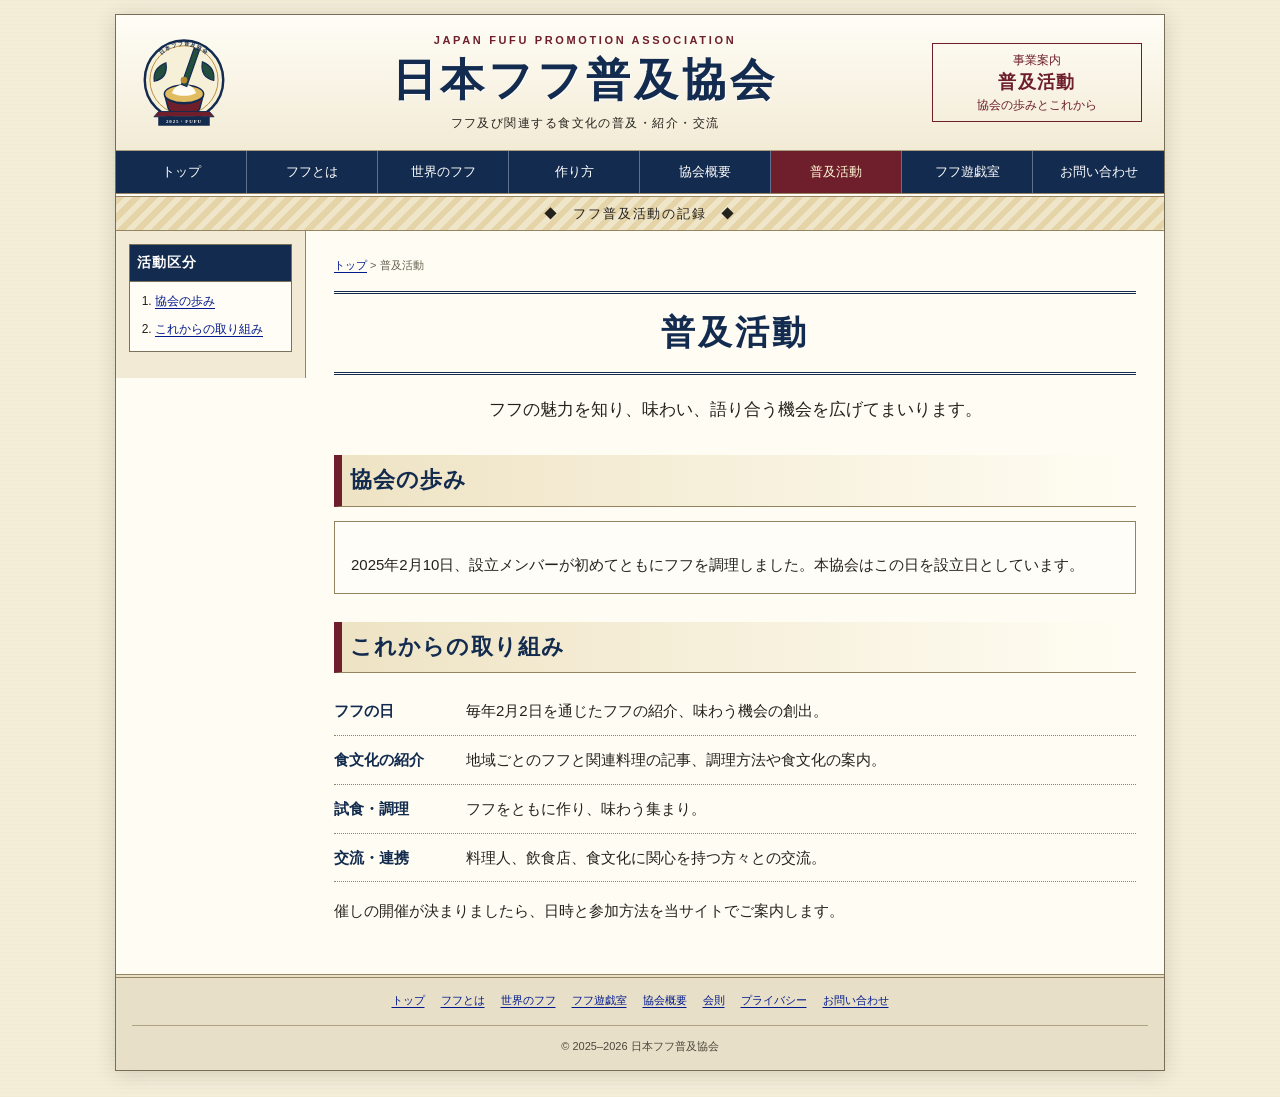
<file: activities.html>
<!DOCTYPE html>

<html lang="ja"><head><meta charset="utf-8"/><meta content="width=device-width,initial-scale=1" name="viewport"/><meta content="日本フフ普及協会の活動実績、予定、構想を区別して掲載します。" name="description"/><title>普及活動｜日本フフ普及協会</title><link href="assets/img/favicon.svg" rel="icon"/><link href="assets/css/site.css?v=1.6.9" rel="stylesheet"/><script defer="" src="assets/js/site.js"></script></head><body><a class="skip-link" href="#main">本文へ移動</a><div class="site-shell">
<header class="site-header"><div class="masthead"><a class="masthead__logo" href="index.html"><img alt="日本フフ普及協会の紋章" src="assets/img/emblem.svg"/></a><div class="masthead__title"><small>JAPAN FUFU PROMOTION ASSOCIATION</small><a href="index.html"><h1>日本フフ普及協会</h1></a><p>フフ及び関連する食文化の普及・紹介・交流</p></div><div class="masthead__seal"><span>事業案内</span><strong>普及活動</strong><span>協会の歩みとこれから</span></div></div><button aria-controls="global-nav" aria-expanded="false" aria-label="目次・主要項目を開閉" class="nav-toggle" data-nav-toggle="" type="button"></button><nav aria-label="主要項目" class="global-nav" data-global-nav="" id="global-nav"><ul><li><a href="index.html">トップ</a></li><li><a href="fufu.html">フフとは</a></li><li><a href="world.html">世界のフフ</a></li><li><a href="recipe.html">作り方</a></li><li><a href="about.html">協会概要</a></li><li><a aria-current="page" href="activities.html">普及活動</a></li><li><a href="games.html">フフ遊戯室</a></li><li><a href="contact.html">お問い合わせ</a></li></ul></nav></header><div class="retro-banner">◆　フフ普及活動の記録　◆</div>
<div class="layout"><aside class="sidebar"><section class="side-box"><h2>活動区分</h2><ol class="side-menu"><li><a href="#record">協会の歩み</a></li><li><a href="#vision">これからの取り組み</a></li></ol></section></aside><main class="main-content" id="main">
<p class="breadcrumb"><a href="index.html">トップ</a> &gt; 普及活動</p>
<h1 class="page-title">普及活動</h1>
<p class="page-lead">フフの魅力を知り、味わい、語り合う機会を広げてまいります。</p>
<section id="record"><h2 class="section-heading">協会の歩み</h2>
<div class="panel"><p>2025年2月10日、設立メンバーが初めてともにフフを調理しました。本協会はこの日を設立日としています。</p></div></section>
<section id="vision"><h2 class="section-heading">これからの取り組み</h2>
<ul class="timeline">
<li><strong>フフの日</strong><span>毎年2月2日を通じたフフの紹介、味わう機会の創出。</span></li>
<li><strong>食文化の紹介</strong><span>地域ごとのフフと関連料理の記事、調理方法や食文化の案内。</span></li>
<li><strong>試食・調理</strong><span>フフをともに作り、味わう集まり。</span></li>
<li><strong>交流・連携</strong><span>料理人、飲食店、食文化に関心を持つ方々との交流。</span></li>
</ul><p>催しの開催が決まりましたら、日時と参加方法を当サイトでご案内します。</p></section>
</main></div><footer class="footer"><nav class="footer__nav" aria-label="フッターメニュー"><a href="index.html">トップ</a><a href="fufu.html">フフとは</a><a href="world.html">世界のフフ</a><a href="games.html">フフ遊戯室</a><a href="about.html">協会概要</a><a href="rules.html">会則</a><a href="privacy.html">プライバシー</a><a href="contact.html">お問い合わせ</a></nav><div class="footer__meta"><p>© 2025–<span data-year="">2026</span> 日本フフ普及協会</p></div></footer></div></body></html>
</file>
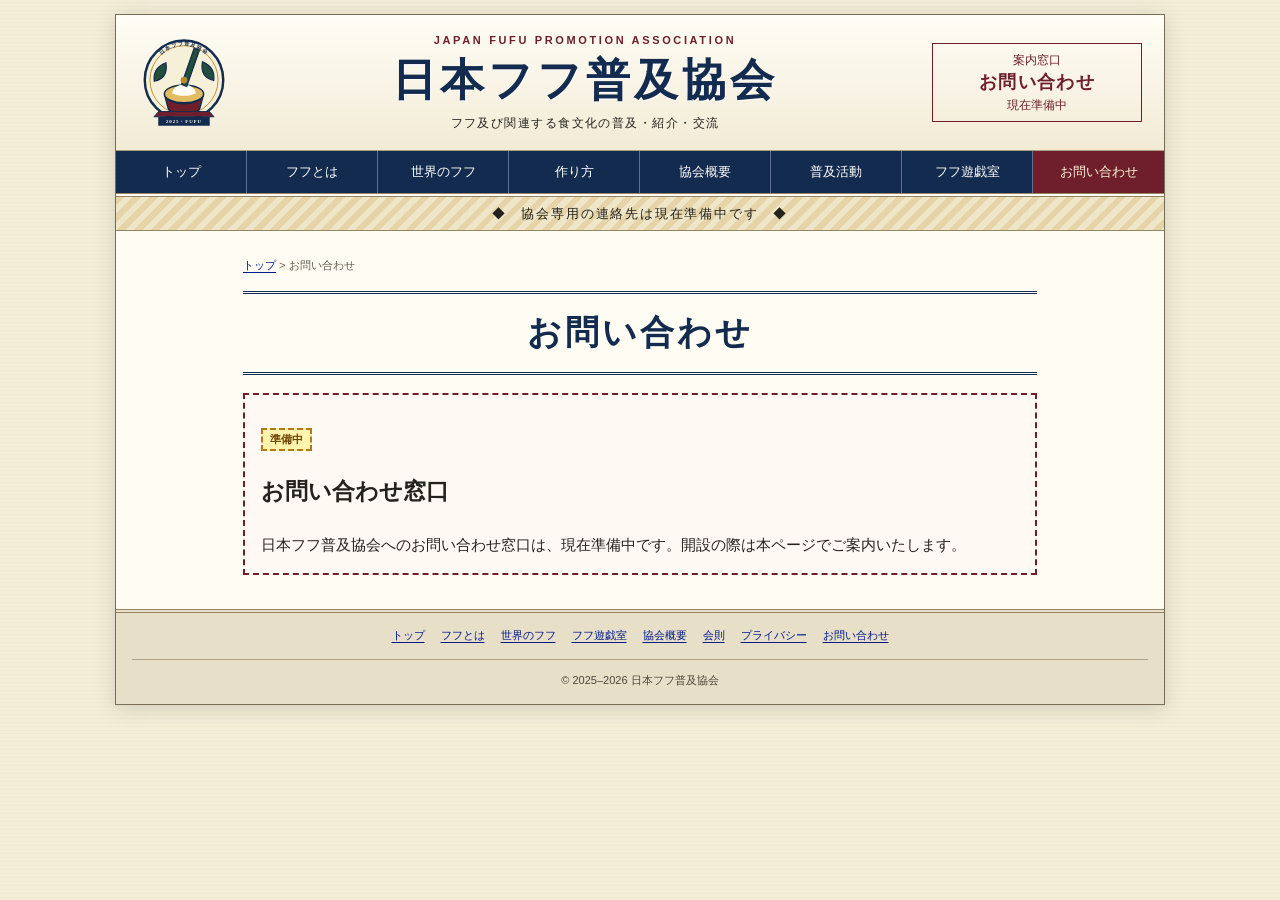
<file: contact.html>
<!DOCTYPE html>

<html lang="ja"><head><meta charset="utf-8"/><meta content="width=device-width,initial-scale=1" name="viewport"/><meta content="日本フフ普及協会へのお問い合わせ。窓口は現在準備中です。" name="description"/><title>お問い合わせ｜日本フフ普及協会</title><link href="assets/img/favicon.svg" rel="icon"/><link href="assets/css/site.css?v=1.6.9" rel="stylesheet"/><script defer="" src="assets/js/site.js"></script></head><body><a class="skip-link" href="#main">本文へ移動</a><div class="site-shell">
<header class="site-header"><div class="masthead"><a class="masthead__logo" href="index.html"><img alt="日本フフ普及協会の紋章" src="assets/img/emblem.svg"/></a><div class="masthead__title"><small>JAPAN FUFU PROMOTION ASSOCIATION</small><a href="index.html"><h1>日本フフ普及協会</h1></a><p>フフ及び関連する食文化の普及・紹介・交流</p></div><div class="masthead__seal"><span>案内窓口</span><strong>お問い合わせ</strong><span>現在準備中</span></div></div><button aria-controls="global-nav" aria-expanded="false" aria-label="目次・主要項目を開閉" class="nav-toggle" data-nav-toggle="" type="button"></button><nav aria-label="主要項目" class="global-nav" data-global-nav="" id="global-nav"><ul><li><a href="index.html">トップ</a></li><li><a href="fufu.html">フフとは</a></li><li><a href="world.html">世界のフフ</a></li><li><a href="recipe.html">作り方</a></li><li><a href="about.html">協会概要</a></li><li><a href="activities.html">普及活動</a></li><li><a href="games.html">フフ遊戯室</a></li><li><a aria-current="page" href="contact.html">お問い合わせ</a></li></ul></nav></header><div class="retro-banner">◆　協会専用の連絡先は現在準備中です　◆</div>
<main class="main-content" id="main" style="max-width:850px;margin:auto">
<p class="breadcrumb"><a href="index.html">トップ</a> &gt; お問い合わせ</p>
<h1 class="page-title">お問い合わせ</h1>
<div class="panel panel--draft">
<p><span class="under-construction">準備中</span></p>
<h2>お問い合わせ窓口</h2>
<p>日本フフ普及協会へのお問い合わせ窓口は、現在準備中です。開設の際は本ページでご案内いたします。</p>
</div>
</main><footer class="footer"><nav class="footer__nav" aria-label="フッターメニュー"><a href="index.html">トップ</a><a href="fufu.html">フフとは</a><a href="world.html">世界のフフ</a><a href="games.html">フフ遊戯室</a><a href="about.html">協会概要</a><a href="rules.html">会則</a><a href="privacy.html">プライバシー</a><a href="contact.html">お問い合わせ</a></nav><div class="footer__meta"><p>© 2025–<span data-year="">2026</span> 日本フフ普及協会</p></div></footer></div></body></html>
</file>
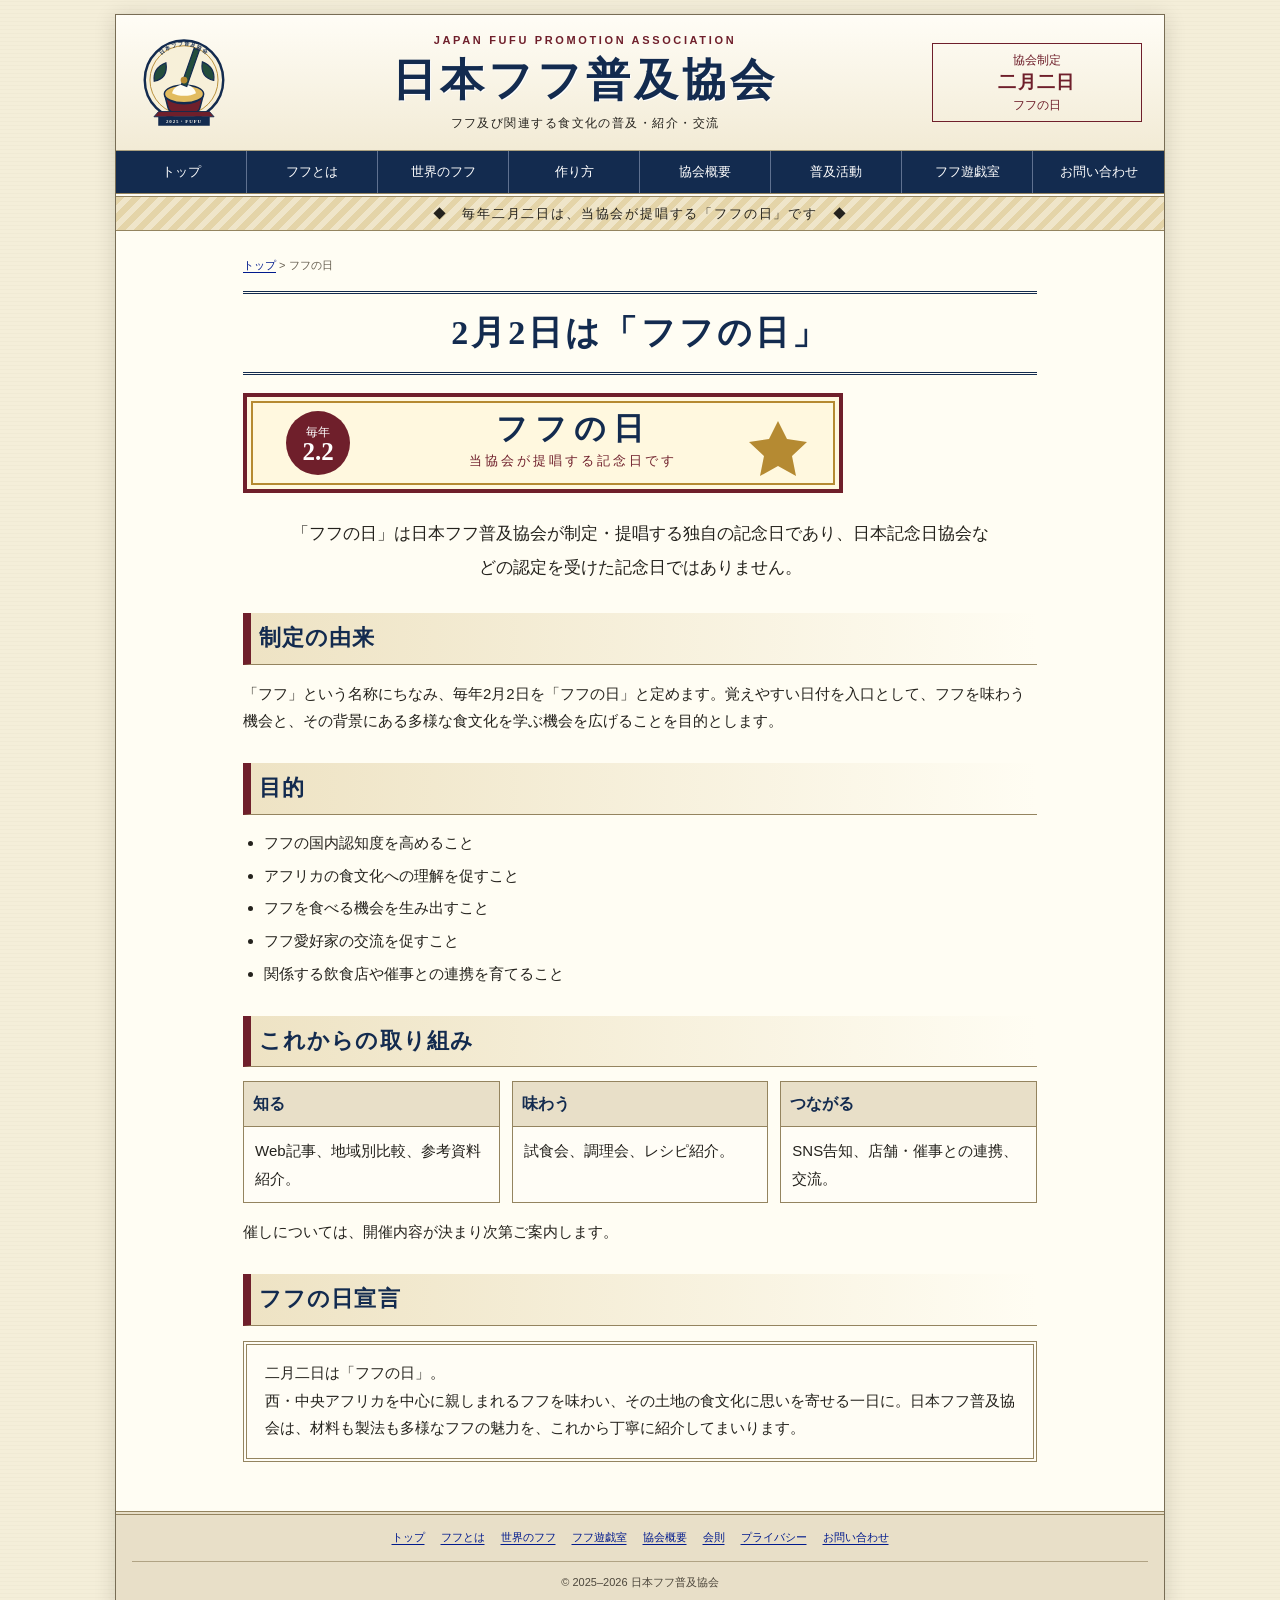
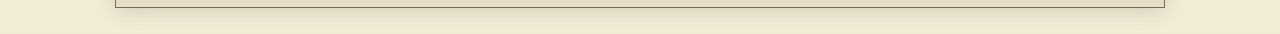
<file: fufu-day.html>
<!DOCTYPE html>

<html lang="ja"><head><meta charset="utf-8"/><meta content="width=device-width,initial-scale=1" name="viewport"/><meta content="毎年2月2日は、日本フフ普及協会が提唱するフフの日です。" name="description"/><title>2月2日はフフの日｜日本フフ普及協会</title><link href="assets/img/favicon.svg" rel="icon"/><link href="assets/css/site.css?v=1.6.9" rel="stylesheet"/><script defer="" src="assets/js/site.js"></script></head><body><a class="skip-link" href="#main">本文へ移動</a><div class="site-shell">
<header class="site-header"><div class="masthead"><a class="masthead__logo" href="index.html"><img alt="日本フフ普及協会の紋章" src="assets/img/emblem.svg"/></a><div class="masthead__title"><small>JAPAN FUFU PROMOTION ASSOCIATION</small><a href="index.html"><h1>日本フフ普及協会</h1></a><p>フフ及び関連する食文化の普及・紹介・交流</p></div><div class="masthead__seal"><span>協会制定</span><strong>二月二日</strong><span>フフの日</span></div></div><button aria-controls="global-nav" aria-expanded="false" aria-label="目次・主要項目を開閉" class="nav-toggle" data-nav-toggle="" type="button"></button><nav aria-label="主要項目" class="global-nav" data-global-nav="" id="global-nav"><ul><li><a href="index.html">トップ</a></li><li><a href="fufu.html">フフとは</a></li><li><a href="world.html">世界のフフ</a></li><li><a href="recipe.html">作り方</a></li><li><a href="about.html">協会概要</a></li><li><a href="activities.html">普及活動</a></li><li><a href="games.html">フフ遊戯室</a></li><li><a href="contact.html">お問い合わせ</a></li></ul></nav></header><div class="retro-banner">◆　毎年二月二日は、当協会が提唱する「フフの日」です　◆</div>
<main class="main-content" id="main" style="max-width:850px;margin:auto"><p class="breadcrumb"><a href="index.html">トップ</a> &gt; フフの日</p><h1 class="page-title">2月2日は「フフの日」</h1><p><img alt="2月2日はフフの日。当協会が提唱する記念日です" src="assets/img/fufu-day-banner.svg"/></p><p class="page-lead">「フフの日」は日本フフ普及協会が制定・提唱する独自の記念日であり、日本記念日協会などの認定を受けた記念日ではありません。</p>
<h2 class="section-heading">制定の由来</h2><p>「フフ」という名称にちなみ、毎年2月2日を「フフの日」と定めます。覚えやすい日付を入口として、フフを味わう機会と、その背景にある多様な食文化を学ぶ機会を広げることを目的とします。</p>
<h2 class="section-heading">目的</h2><ul class="fact-list"><li>フフの国内認知度を高めること</li><li>アフリカの食文化への理解を促すこと</li><li>フフを食べる機会を生み出すこと</li><li>フフ愛好家の交流を促すこと</li><li>関係する飲食店や催事との連携を育てること</li></ul>
<h2 class="section-heading">これからの取り組み</h2><div class="feature-grid"><article class="feature-card"><h3 class="feature-card__title">知る</h3><div class="feature-card__body">Web記事、地域別比較、参考資料紹介。</div></article><article class="feature-card"><h3 class="feature-card__title">味わう</h3><div class="feature-card__body">試食会、調理会、レシピ紹介。</div></article><article class="feature-card"><h3 class="feature-card__title">つながる</h3><div class="feature-card__body">SNS告知、店舗・催事との連携、交流。</div></article></div><p>催しについては、開催内容が決まり次第ご案内します。</p>

<h2 class="section-heading">フフの日宣言</h2><div class="definition-box">二月二日は「フフの日」。<br/>西・中央アフリカを中心に親しまれるフフを味わい、その土地の食文化に思いを寄せる一日に。日本フフ普及協会は、材料も製法も多様なフフの魅力を、これから丁寧に紹介してまいります。</div>
</main><footer class="footer"><nav class="footer__nav" aria-label="フッターメニュー"><a href="index.html">トップ</a><a href="fufu.html">フフとは</a><a href="world.html">世界のフフ</a><a href="games.html">フフ遊戯室</a><a href="about.html">協会概要</a><a href="rules.html">会則</a><a href="privacy.html">プライバシー</a><a href="contact.html">お問い合わせ</a></nav><div class="footer__meta"><p>© 2025–<span data-year="">2026</span> 日本フフ普及協会</p></div></footer></div></body></html>
</file>
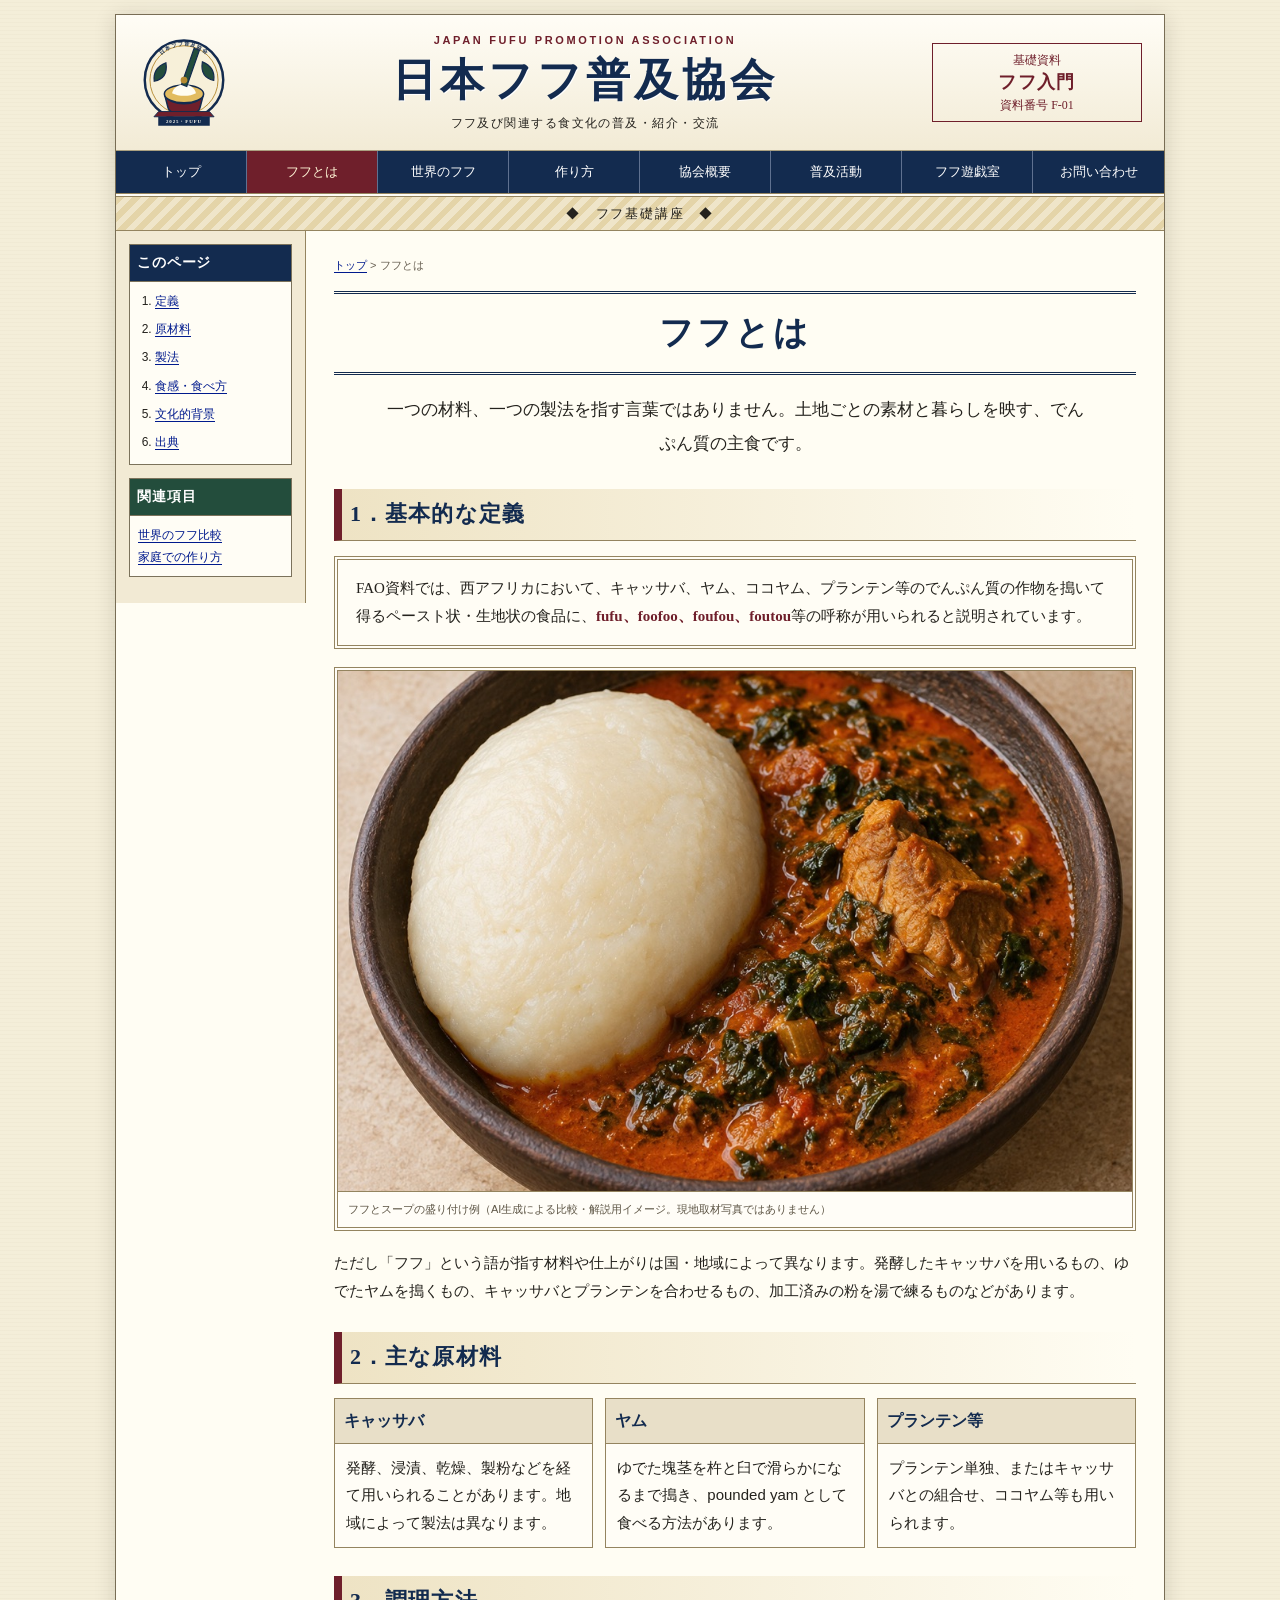
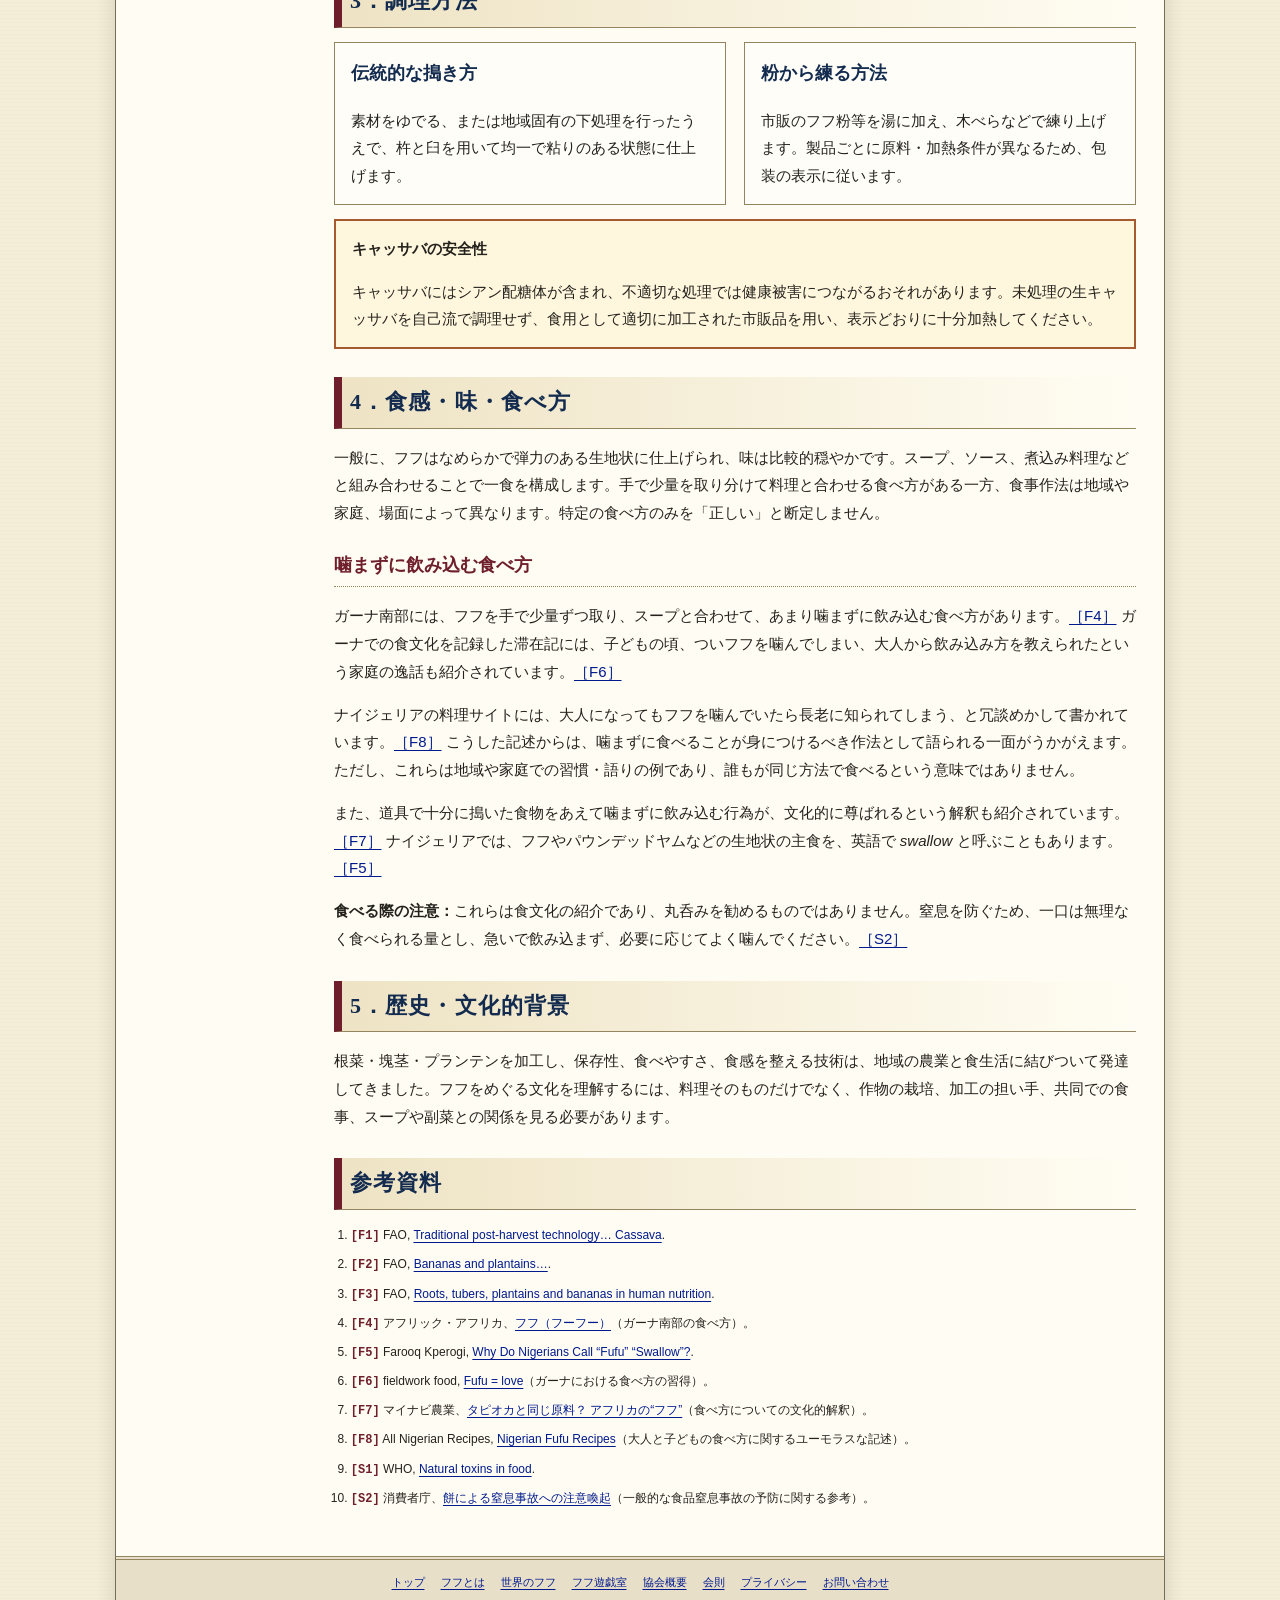
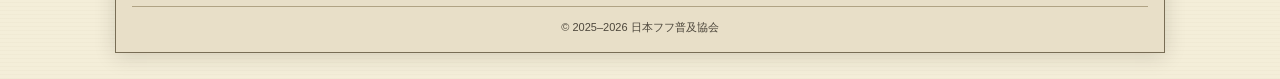
<file: fufu.html>
<!DOCTYPE html>

<html lang="ja"><head><meta charset="utf-8"/><meta content="width=device-width,initial-scale=1" name="viewport"/><meta content="フフの原材料、製法、食感、食べ方と文化的背景を資料に基づいて紹介します。" name="description"/><title>フフとは｜日本フフ普及協会</title><link href="assets/img/favicon.svg" rel="icon"/><link href="assets/css/site.css?v=1.6.9" rel="stylesheet"/><script defer="" src="assets/js/site.js"></script></head><body><a class="skip-link" href="#main">本文へ移動</a><div class="site-shell">
<header class="site-header"><div class="masthead"><a class="masthead__logo" href="index.html"><img alt="日本フフ普及協会の紋章" src="assets/img/emblem.svg"/></a><div class="masthead__title"><small>JAPAN FUFU PROMOTION ASSOCIATION</small><a href="index.html"><h1>日本フフ普及協会</h1></a><p>フフ及び関連する食文化の普及・紹介・交流</p></div><div class="masthead__seal"><span>基礎資料</span><strong>フフ入門</strong><span>資料番号 F-01</span></div></div><button aria-controls="global-nav" aria-expanded="false" aria-label="目次・主要項目を開閉" class="nav-toggle" data-nav-toggle="" type="button"></button><nav aria-label="主要項目" class="global-nav" data-global-nav="" id="global-nav"><ul><li><a href="index.html">トップ</a></li><li><a aria-current="page" href="fufu.html">フフとは</a></li><li><a href="world.html">世界のフフ</a></li><li><a href="recipe.html">作り方</a></li><li><a href="about.html">協会概要</a></li><li><a href="activities.html">普及活動</a></li><li><a href="games.html">フフ遊戯室</a></li><li><a href="contact.html">お問い合わせ</a></li></ul></nav></header><div class="retro-banner">◆　フフ基礎講座　◆</div>
<div class="layout"><aside class="sidebar"><section class="side-box"><h2>このページ</h2><ol class="side-menu"><li><a href="#definition">定義</a></li><li><a href="#ingredients">原材料</a></li><li><a href="#method">製法</a></li><li><a href="#taste">食感・食べ方</a></li><li><a href="#culture">文化的背景</a></li><li><a href="#sources">出典</a></li></ol></section><section class="side-box"><h2 class="green">関連項目</h2><div class="side-box__body"><a href="world.html">世界のフフ比較</a><br/><a href="recipe.html">家庭での作り方</a></div></section></aside><main class="main-content" id="main"><p class="breadcrumb"><a href="index.html">トップ</a> &gt; フフとは</p><h1 class="page-title">フフとは</h1><p class="page-lead">一つの材料、一つの製法を指す言葉ではありません。土地ごとの素材と暮らしを映す、でんぷん質の主食です。</p>
<section id="definition"><h2 class="section-heading">1．基本的な定義</h2><div class="definition-box">FAO資料では、西アフリカにおいて、キャッサバ、ヤム、ココヤム、プランテン等のでんぷん質の作物を搗いて得るペースト状・生地状の食品に、<strong>fufu、foofoo、foufou、foutou</strong>等の呼称が用いられると説明されています。</div><figure class="food-figure"><img alt="AI生成による、フフとスープの盛り付けイメージ" src="assets/img/food/fufu.jpg"/><figcaption>フフとスープの盛り付け例（AI生成による比較・解説用イメージ。現地取材写真ではありません）</figcaption></figure><p>ただし「フフ」という語が指す材料や仕上がりは国・地域によって異なります。発酵したキャッサバを用いるもの、ゆでたヤムを搗くもの、キャッサバとプランテンを合わせるもの、加工済みの粉を湯で練るものなどがあります。</p></section>
<section id="ingredients"><h2 class="section-heading">2．主な原材料</h2><div class="feature-grid"><article class="feature-card"><h3 class="feature-card__title">キャッサバ</h3><div class="feature-card__body"><p>発酵、浸漬、乾燥、製粉などを経て用いられることがあります。地域によって製法は異なります。</p></div></article><article class="feature-card"><h3 class="feature-card__title">ヤム</h3><div class="feature-card__body"><p>ゆでた塊茎を杵と臼で滑らかになるまで搗き、pounded yam として食べる方法があります。</p></div></article><article class="feature-card"><h3 class="feature-card__title">プランテン等</h3><div class="feature-card__body"><p>プランテン単独、またはキャッサバとの組合せ、ココヤム等も用いられます。</p></div></article></div></section>
<section id="method"><h2 class="section-heading">3．調理方法</h2><div class="two-col"><div class="panel"><h3>伝統的な搗き方</h3><p>素材をゆでる、または地域固有の下処理を行ったうえで、杵と臼を用いて均一で粘りのある状態に仕上げます。</p></div><div class="panel"><h3>粉から練る方法</h3><p>市販のフフ粉等を湯に加え、木べらなどで練り上げます。製品ごとに原料・加熱条件が異なるため、包装の表示に従います。</p></div></div><div class="panel panel--warning" style="margin-top:14px"><strong>キャッサバの安全性</strong><p>キャッサバにはシアン配糖体が含まれ、不適切な処理では健康被害につながるおそれがあります。未処理の生キャッサバを自己流で調理せず、食用として適切に加工された市販品を用い、表示どおりに十分加熱してください。</p></div></section>
<section id="taste"><h2 class="section-heading">4．食感・味・食べ方</h2><p>一般に、フフはなめらかで弾力のある生地状に仕上げられ、味は比較的穏やかです。スープ、ソース、煮込み料理などと組み合わせることで一食を構成します。手で少量を取り分けて料理と合わせる食べ方がある一方、食事作法は地域や家庭、場面によって異なります。特定の食べ方のみを「正しい」と断定しません。</p>
<h3 class="subheading">噛まずに飲み込む食べ方</h3>
<p>ガーナ南部には、フフを手で少量ずつ取り、スープと合わせて、あまり噛まずに飲み込む食べ方があります。<a href="#ref-f4">［F4］</a> ガーナでの食文化を記録した滞在記には、子どもの頃、ついフフを噛んでしまい、大人から飲み込み方を教えられたという家庭の逸話も紹介されています。<a href="#ref-f6">［F6］</a></p>
<p>ナイジェリアの料理サイトには、大人になってもフフを噛んでいたら長老に知られてしまう、と冗談めかして書かれています。<a href="#ref-f8">［F8］</a> こうした記述からは、噛まずに食べることが身につけるべき作法として語られる一面がうかがえます。ただし、これらは地域や家庭での習慣・語りの例であり、誰もが同じ方法で食べるという意味ではありません。</p>
<p>また、道具で十分に搗いた食物をあえて噛まずに飲み込む行為が、文化的に尊ばれるという解釈も紹介されています。<a href="#ref-f7">［F7］</a> ナイジェリアでは、フフやパウンデッドヤムなどの生地状の主食を、英語で <em>swallow</em> と呼ぶこともあります。<a href="#ref-f5">［F5］</a></p>
<p><strong>食べる際の注意：</strong>これらは食文化の紹介であり、丸呑みを勧めるものではありません。窒息を防ぐため、一口は無理なく食べられる量とし、急いで飲み込まず、必要に応じてよく噛んでください。<a href="#ref-s2">［S2］</a></p></section>
<section id="culture"><h2 class="section-heading">5．歴史・文化的背景</h2><p>根菜・塊茎・プランテンを加工し、保存性、食べやすさ、食感を整える技術は、地域の農業と食生活に結びついて発達してきました。フフをめぐる文化を理解するには、料理そのものだけでなく、作物の栽培、加工の担い手、共同での食事、スープや副菜との関係を見る必要があります。</p></section>
<section id="sources"><h2 class="section-heading">参考資料</h2><ol class="source-list"><li><span class="source-id">[F1]</span> FAO, <a href="https://www.fao.org/4/x5045e/x5045e06.htm" rel="noopener" target="_blank">Traditional post-harvest technology… Cassava</a>.</li><li><span class="source-id">[F2]</span> FAO, <a href="https://www.fao.org/4/x5045e/x5045E08.HTM" rel="noopener" target="_blank">Bananas and plantains…</a>.</li><li><span class="source-id">[F3]</span> FAO, <a href="https://www.fao.org/4/t0207e/t0207e06.htm" rel="noopener" target="_blank">Roots, tubers, plantains and bananas in human nutrition</a>.</li><li id="ref-f4"><span class="source-id">[F4]</span> アフリック・アフリカ、<a href="https://afric-africa.org/africook/cooking/staple/recipe8/" rel="noopener" target="_blank">フフ（フーフー）</a>（ガーナ南部の食べ方）。</li><li id="ref-f5"><span class="source-id">[F5]</span> Farooq Kperogi, <a href="https://www.farooqkperogi.com/2020/04/why-do-nigerians-call-fufu-swallow.html" rel="noopener" target="_blank">Why Do Nigerians Call “Fufu” “Swallow”?</a>.</li><li id="ref-f6"><span class="source-id">[F6]</span> fieldwork food, <a href="https://fieldworkfood.wordpress.com/2014/02/20/fufu-love/" rel="noopener" target="_blank">Fufu = love</a>（ガーナにおける食べ方の習得）。</li><li id="ref-f7"><span class="source-id">[F7]</span> マイナビ農業、<a href="https://agri.mynavi.jp/2018_07_30_34128/" rel="noopener" target="_blank">タピオカと同じ原料？ アフリカの“フフ”</a>（食べ方についての文化的解釈）。</li><li id="ref-f8"><span class="source-id">[F8]</span> All Nigerian Recipes, <a href="https://www.allnigerianrecipes.com/fufu-recipes/" rel="noopener" target="_blank">Nigerian Fufu Recipes</a>（大人と子どもの食べ方に関するユーモラスな記述）。</li><li><span class="source-id">[S1]</span> WHO, <a href="https://www.who.int/news-room/fact-sheets/detail/natural-toxins-in-food" rel="noopener" target="_blank">Natural toxins in food</a>.</li><li id="ref-s2"><span class="source-id">[S2]</span> 消費者庁、<a href="https://www.caa.go.jp/policies/policy/consumer_safety/caution/caution_046" rel="noopener" target="_blank">餅による窒息事故への注意喚起</a>（一般的な食品窒息事故の予防に関する参考）。</li></ol></section>
</main></div><footer class="footer"><nav class="footer__nav" aria-label="フッターメニュー"><a href="index.html">トップ</a><a href="fufu.html">フフとは</a><a href="world.html">世界のフフ</a><a href="games.html">フフ遊戯室</a><a href="about.html">協会概要</a><a href="rules.html">会則</a><a href="privacy.html">プライバシー</a><a href="contact.html">お問い合わせ</a></nav><div class="footer__meta"><p>© 2025–<span data-year="">2026</span> 日本フフ普及協会</p></div></footer></div></body></html>
</file>
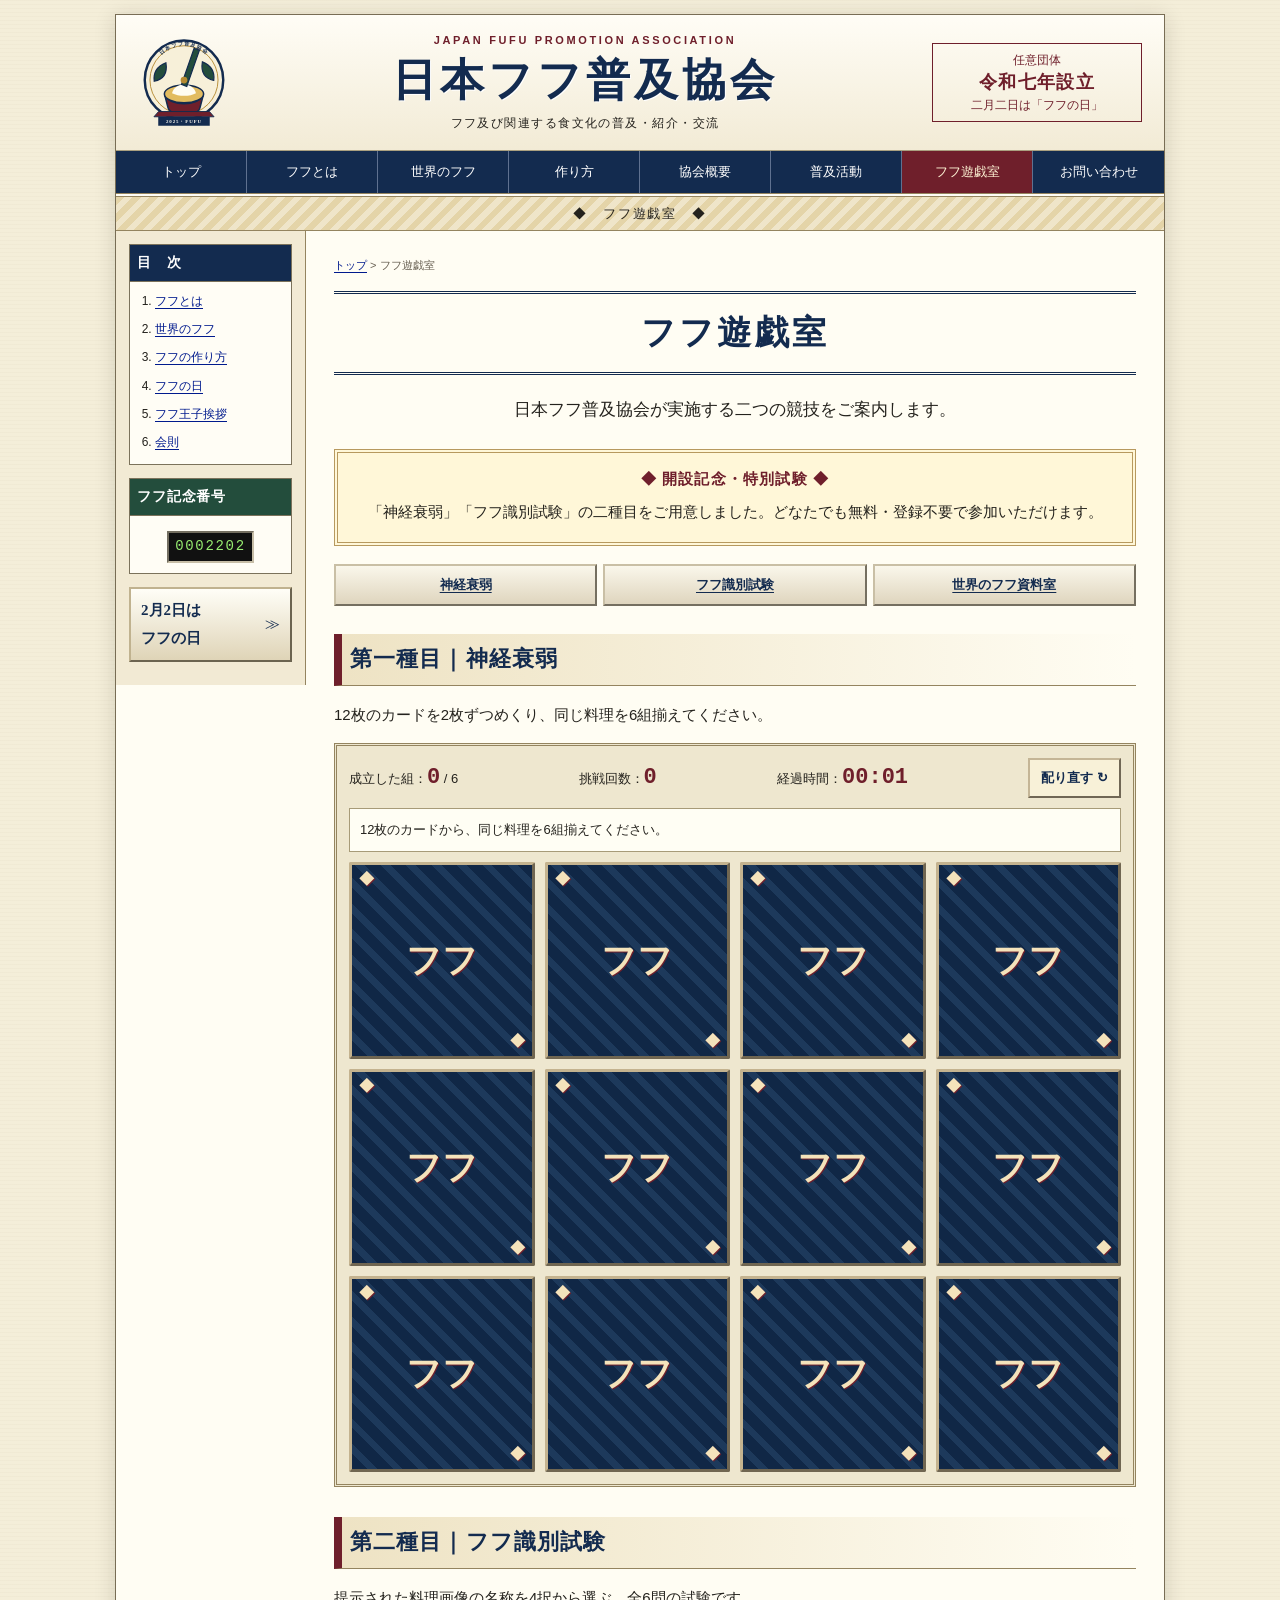
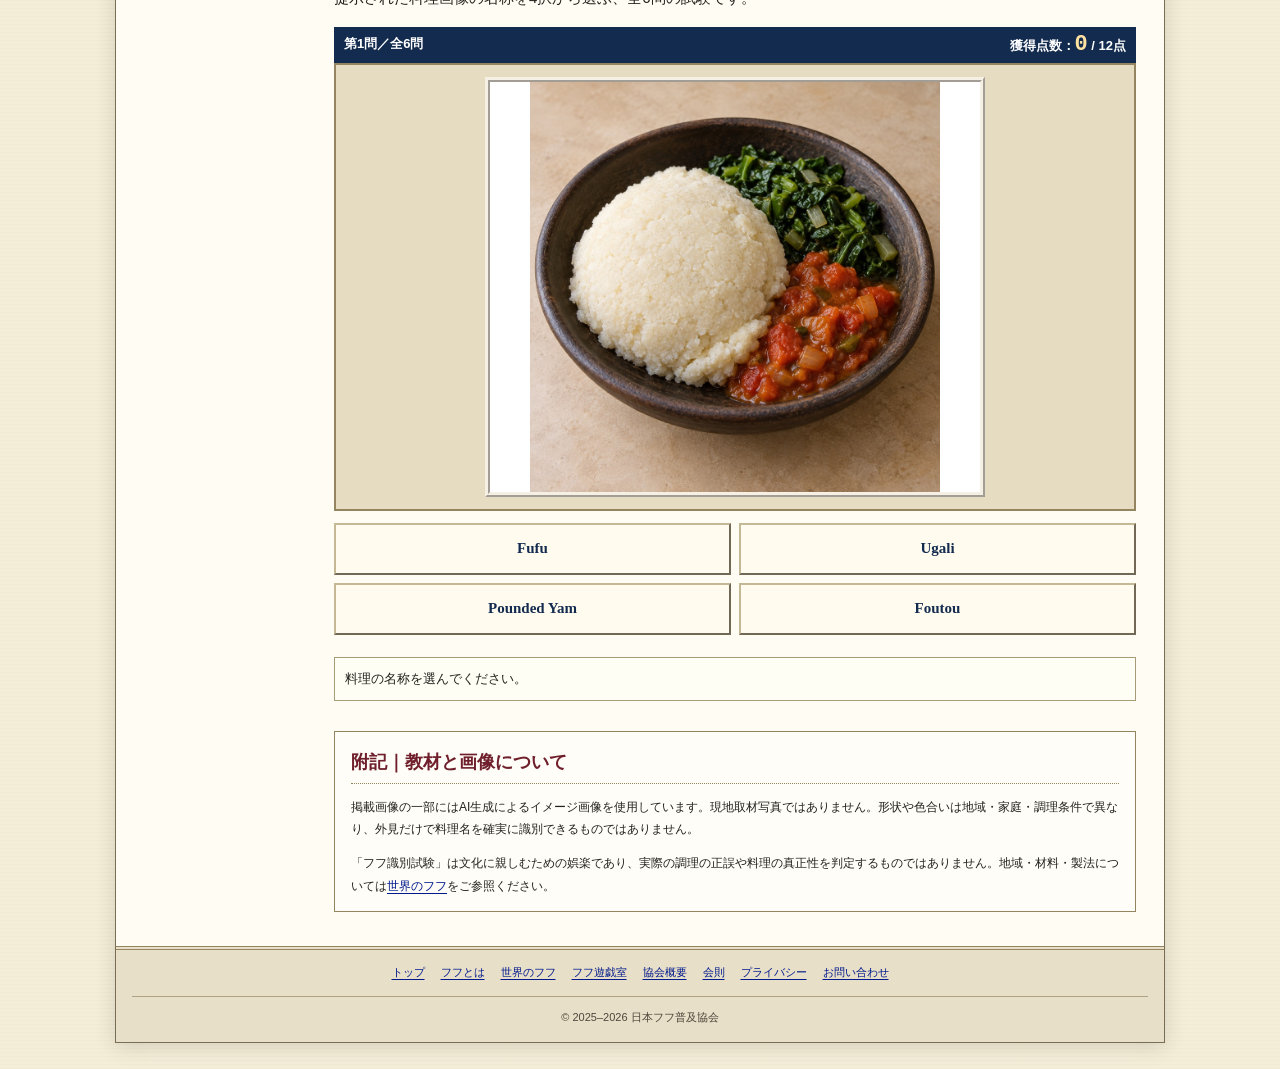
<file: games.html>
<!DOCTYPE html>

<html lang="ja"><head><meta charset="utf-8"/><meta content="width=device-width,initial-scale=1" name="viewport"/><meta content="日本フフ普及協会 フフ遊戯室。「神経衰弱」と「フフ識別試験」を開催。" name="description"/><meta content="#132b4f" name="theme-color"/><title>フフ遊戯室｜日本フフ普及協会</title><link href="assets/img/favicon.svg" rel="icon"/><link href="assets/css/site.css?v=1.6.9" rel="stylesheet"/><script defer="" src="assets/js/site.js"></script><script defer="" src="assets/js/games.js"></script></head>
<body><a class="skip-link" href="#main">本文へ移動</a>
<div class="site-shell">
<header class="site-header"><div class="masthead"><a class="masthead__logo" href="index.html"><img alt="日本フフ普及協会の紋章" src="assets/img/emblem.svg"/></a><div class="masthead__title"><small>JAPAN FUFU PROMOTION ASSOCIATION</small><a href="index.html"><h1>日本フフ普及協会</h1></a><p>フフ及び関連する食文化の普及・紹介・交流</p></div><div class="masthead__seal"><span>任意団体</span><strong>令和七年設立</strong><span>二月二日は「フフの日」</span></div></div>
<button aria-controls="global-nav" aria-expanded="false" aria-label="目次・主要項目を開閉" class="nav-toggle" data-nav-toggle="" type="button"></button><nav aria-label="主要項目" class="global-nav" data-global-nav="" id="global-nav"><ul><li><a href="index.html">トップ</a></li><li><a href="fufu.html">フフとは</a></li><li><a href="world.html">世界のフフ</a></li><li><a href="recipe.html">作り方</a></li><li><a href="about.html">協会概要</a></li><li><a href="activities.html">普及活動</a></li><li><a aria-current="page" href="games.html">フフ遊戯室</a></li><li><a href="contact.html">お問い合わせ</a></li></ul></nav></header>
<div class="retro-banner">◆　フフ遊戯室　◆</div>
<div class="layout"><aside aria-label="補助メニュー" class="sidebar">
<section class="side-box"><h2>目　次</h2><ol class="side-menu"><li><a href="fufu.html">フフとは</a></li><li><a href="world.html">世界のフフ</a></li><li><a href="recipe.html">フフの作り方</a></li><li><a href="fufu-day.html">フフの日</a></li><li><a href="about.html#message">フフ王子挨拶</a></li><li><a href="rules.html">会則</a></li></ol></section>
<section class="side-box"><h2 class="green">フフ記念番号</h2><div class="side-box__body"><div class="counter" data-counter="">0002202</div></div></section>
<a class="link-banner" href="fufu-day.html"><span><strong>2月2日は<br/>フフの日</strong></span><span>≫</span></a>
</aside><main class="main-content" id="main">
<p class="breadcrumb"><a href="index.html">トップ</a> &gt; フフ遊戯室</p>
<h1 class="page-title">フフ遊戯室</h1>
<p class="page-lead">日本フフ普及協会が実施する二つの競技をご案内します。</p>
<div class="game-announcement"><span>◆ 開設記念・特別試験 ◆</span><p>「神経衰弱」「フフ識別試験」の二種目をご用意しました。どなたでも無料・登録不要で参加いただけます。</p></div>
<nav aria-label="ゲームを選ぶ" class="games-tabs"><a href="#pair-game">神経衰弱</a><a href="#exam-game">フフ識別試験</a><a href="world.html">世界のフフ資料室</a></nav>
<section class="game-section" id="pair-game"><h2 class="section-heading">第一種目｜神経衰弱</h2>
<p>12枚のカードを2枚ずつめくり、同じ料理を6組揃えてください。</p>
<div class="game-console"><div class="game-console__head"><div>成立した組：<strong id="memory-pairs">0</strong> / 6</div><div>挑戦回数：<strong id="memory-tries">0</strong></div><div>経過時間：<strong id="memory-time">00:00</strong></div><button class="game-button" id="memory-reset" type="button">配り直す ↻</button></div>
<p aria-live="polite" class="game-status" id="memory-status">カードを2枚選択してください。</p>
<div aria-label="神経衰弱のカード盤" class="memory-board" id="memory-board"></div></div></section>
<section class="game-section" id="exam-game"><h2 class="section-heading">第二種目｜フフ識別試験</h2>
<p>提示された料理画像の名称を4択から選ぶ、全6問の試験です。</p>
<div class="exam-score"><span id="quiz-progress">第1問／全6問</span><span>獲得点数：<strong id="quiz-score">0</strong> / 12点</span></div>
<div class="quiz-visual" id="quiz-visual"><img alt="AI生成による、でんぷん質の主食の比較用イメージ" id="quiz-image" src="assets/img/food/fufu.jpg"/></div>
<div class="quiz-options" id="quiz-options"></div>
<div class="quiz-actions"><button class="game-button game-button--primary" hidden="" id="quiz-next" type="button">次の問題へ ▶</button><button class="game-button game-button--primary" hidden="" id="quiz-restart" type="button">もう一度受験する ↻</button></div>
<p aria-live="polite" class="game-status" id="quiz-feedback"></p>
</section>
<section class="panel game-disclaimer"><h2 class="subheading">附記｜教材と画像について</h2>
<p>掲載画像の一部にはAI生成によるイメージ画像を使用しています。現地取材写真ではありません。形状や色合いは地域・家庭・調理条件で異なり、外見だけで料理名を確実に識別できるものではありません。</p>
<p>「フフ識別試験」は文化に親しむための娯楽であり、実際の調理の正誤や料理の真正性を判定するものではありません。地域・材料・製法については<a href="world.html">世界のフフ</a>をご参照ください。</p></section>
</main></div>
<footer class="footer"><nav class="footer__nav" aria-label="フッターメニュー"><a href="index.html">トップ</a><a href="fufu.html">フフとは</a><a href="world.html">世界のフフ</a><a href="games.html">フフ遊戯室</a><a href="about.html">協会概要</a><a href="rules.html">会則</a><a href="privacy.html">プライバシー</a><a href="contact.html">お問い合わせ</a></nav><div class="footer__meta"><p>© 2025–<span data-year="">2026</span> 日本フフ普及協会</p></div></footer>
</div></body></html>
</file>
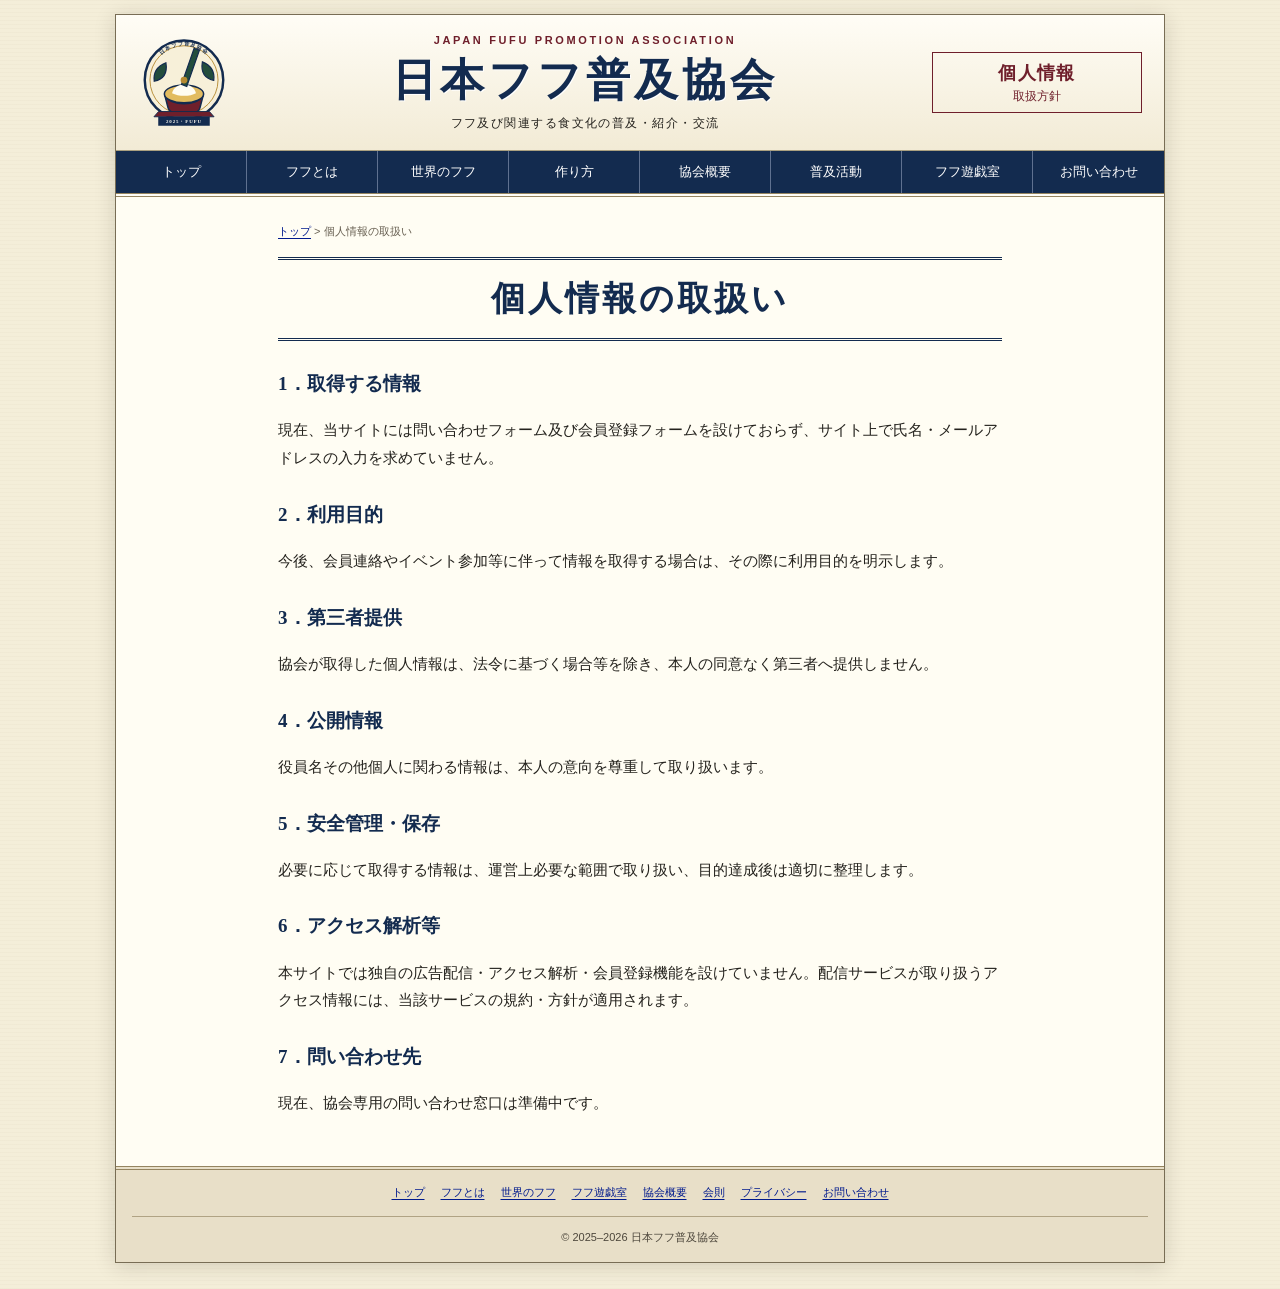
<file: privacy.html>
<!DOCTYPE html>

<html lang="ja"><head><meta charset="utf-8"/><meta content="width=device-width,initial-scale=1" name="viewport"/><title>個人情報の取扱い｜日本フフ普及協会</title><link href="assets/img/favicon.svg" rel="icon"/><link href="assets/css/site.css?v=1.6.9" rel="stylesheet"/><script defer="" src="assets/js/site.js"></script></head><body><div class="site-shell"><header class="site-header"><div class="masthead"><a class="masthead__logo" href="index.html"><img alt="日本フフ普及協会の紋章" src="assets/img/emblem.svg"/></a><div class="masthead__title"><small>JAPAN FUFU PROMOTION ASSOCIATION</small><a href="index.html"><h1>日本フフ普及協会</h1></a><p>フフ及び関連する食文化の普及・紹介・交流</p></div><div class="masthead__seal"><span></span><strong>個人情報</strong><span>取扱方針</span></div></div><button aria-controls="global-nav" aria-expanded="false" aria-label="目次・主要項目を開閉" class="nav-toggle" data-nav-toggle="" type="button"></button><nav aria-label="主要項目" class="global-nav" data-global-nav="" id="global-nav"><ul><li><a href="index.html">トップ</a></li><li><a href="fufu.html">フフとは</a></li><li><a href="world.html">世界のフフ</a></li><li><a href="recipe.html">作り方</a></li><li><a href="about.html">協会概要</a></li><li><a href="activities.html">普及活動</a></li><li><a href="games.html">フフ遊戯室</a></li><li><a href="contact.html">お問い合わせ</a></li></ul></nav></header><main class="main-content doc-page" id="main"><p class="breadcrumb"><a href="index.html">トップ</a> &gt; 個人情報の取扱い</p><h1 class="page-title">個人情報の取扱い</h1><h2 class="article-number">1．取得する情報</h2><p>現在、当サイトには問い合わせフォーム及び会員登録フォームを設けておらず、サイト上で氏名・メールアドレスの入力を求めていません。</p><h2 class="article-number">2．利用目的</h2><p>今後、会員連絡やイベント参加等に伴って情報を取得する場合は、その際に利用目的を明示します。</p><h2 class="article-number">3．第三者提供</h2><p>協会が取得した個人情報は、法令に基づく場合等を除き、本人の同意なく第三者へ提供しません。</p><h2 class="article-number">4．公開情報</h2><p>役員名その他個人に関わる情報は、本人の意向を尊重して取り扱います。</p><h2 class="article-number">5．安全管理・保存</h2><p>必要に応じて取得する情報は、運営上必要な範囲で取り扱い、目的達成後は適切に整理します。</p><h2 class="article-number">6．アクセス解析等</h2><p>本サイトでは独自の広告配信・アクセス解析・会員登録機能を設けていません。配信サービスが取り扱うアクセス情報には、当該サービスの規約・方針が適用されます。</p><h2 class="article-number">7．問い合わせ先</h2><p>現在、協会専用の問い合わせ窓口は準備中です。</p></main><footer class="footer"><nav class="footer__nav" aria-label="フッターメニュー"><a href="index.html">トップ</a><a href="fufu.html">フフとは</a><a href="world.html">世界のフフ</a><a href="games.html">フフ遊戯室</a><a href="about.html">協会概要</a><a href="rules.html">会則</a><a href="privacy.html">プライバシー</a><a href="contact.html">お問い合わせ</a></nav><div class="footer__meta"><p>© 2025–<span data-year="">2026</span> 日本フフ普及協会</p></div></footer></div></body></html>
</file>
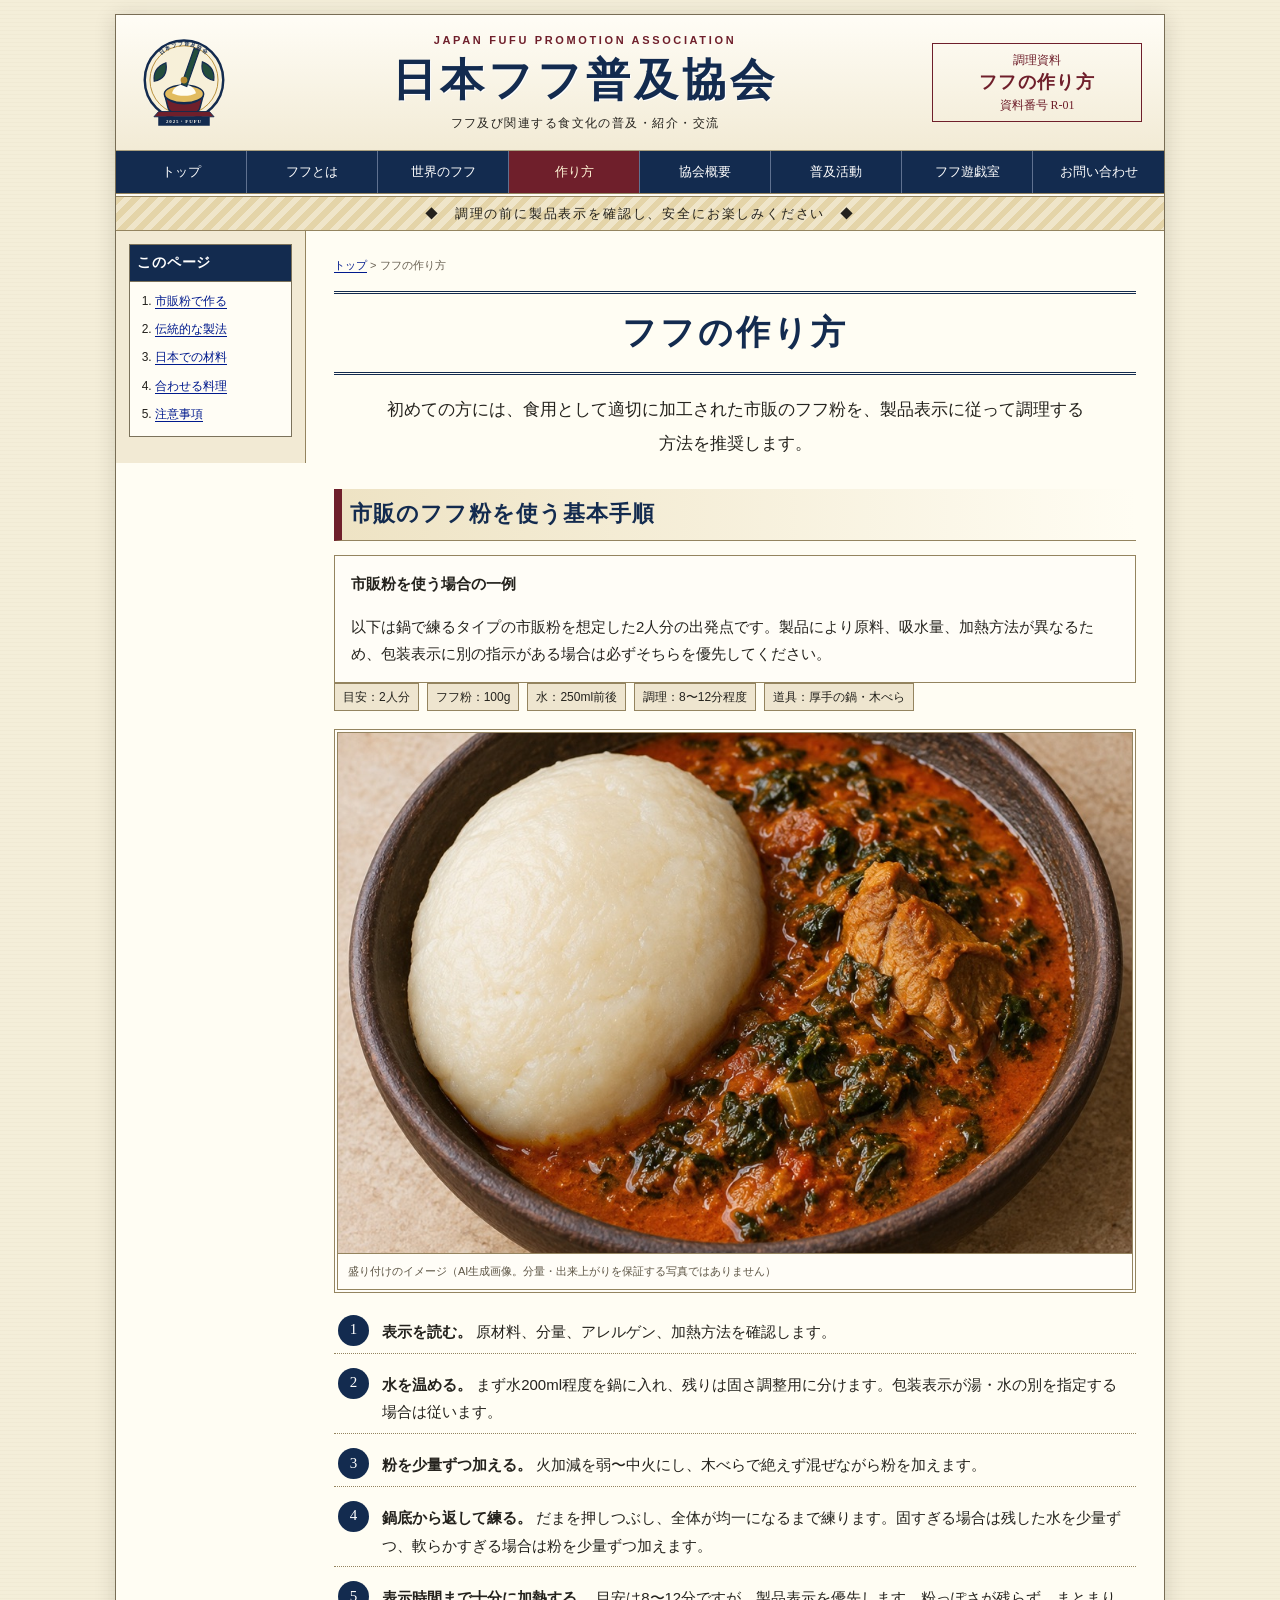
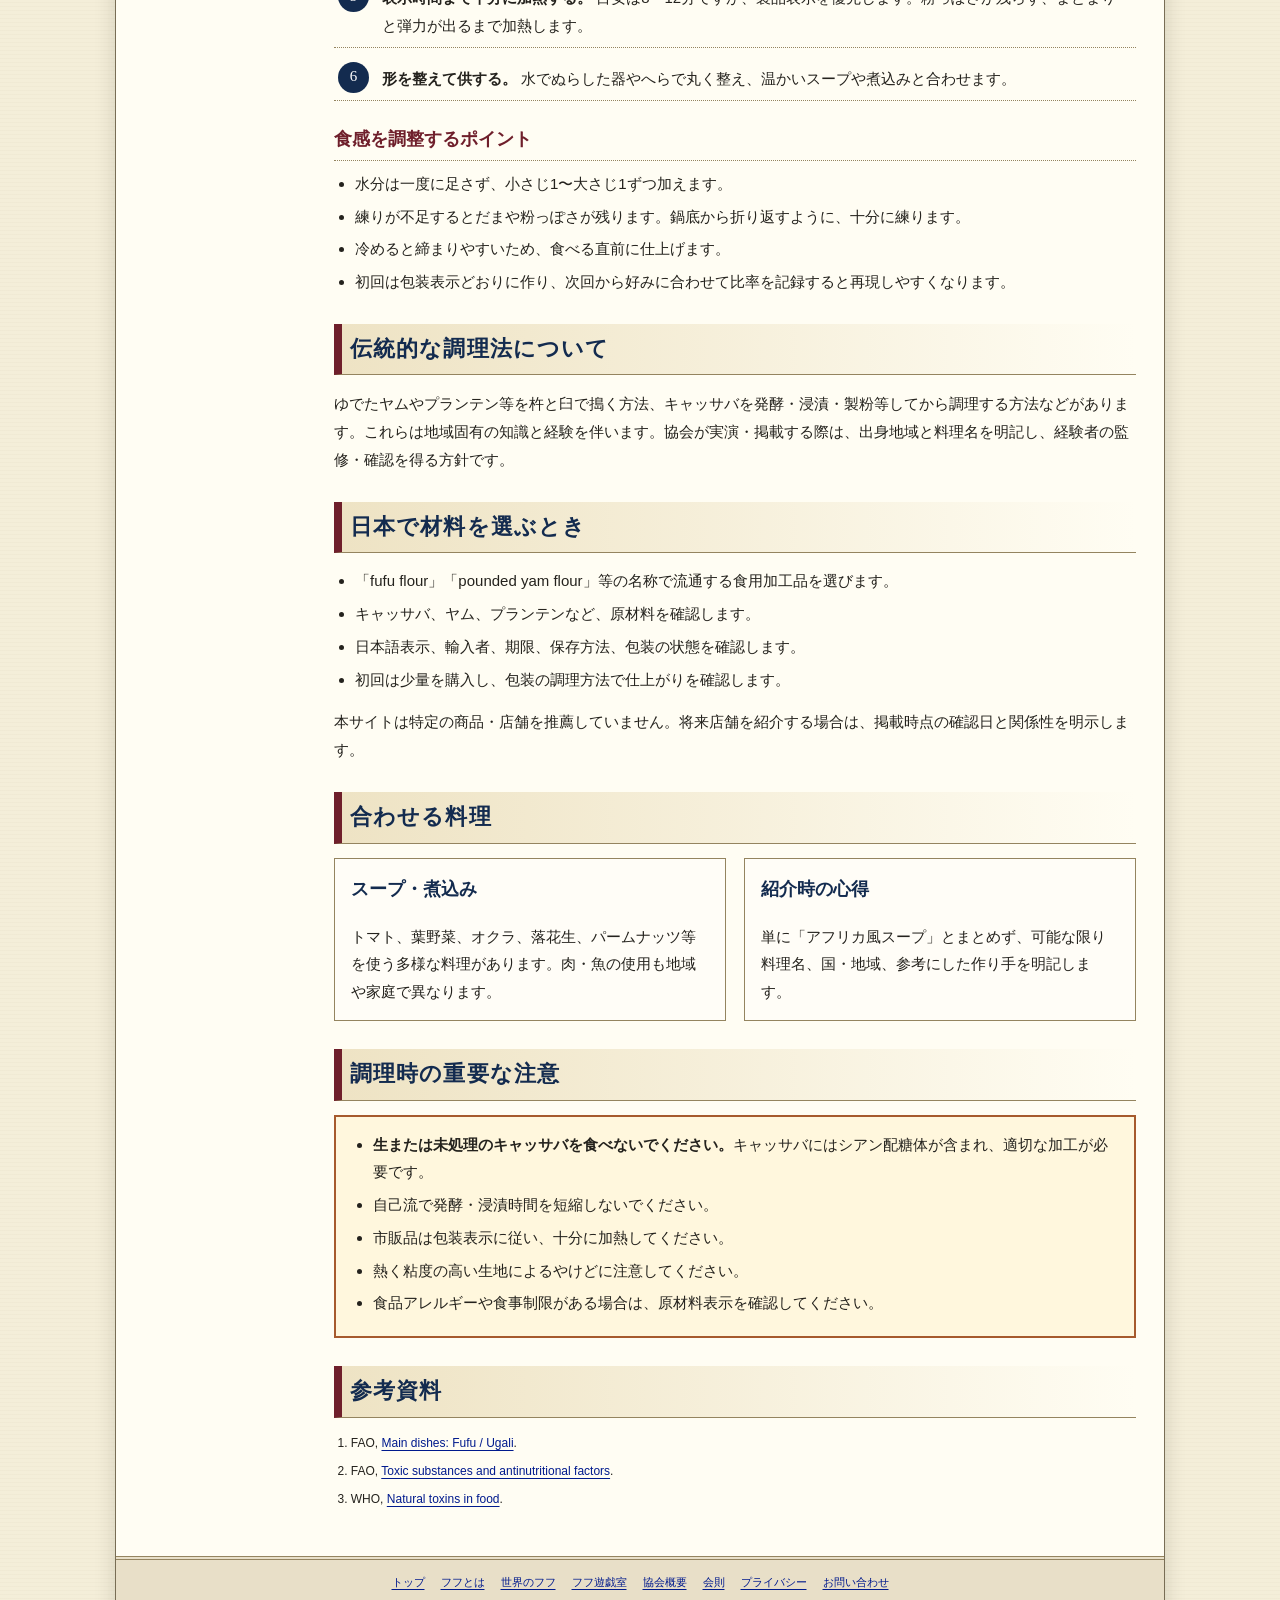
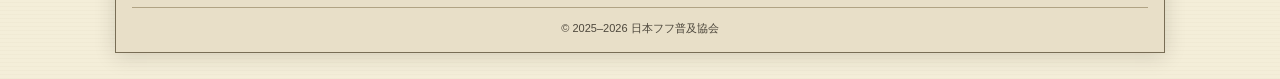
<file: recipe.html>
<!DOCTYPE html>

<html lang="ja"><head><meta charset="utf-8"/><meta content="width=device-width,initial-scale=1" name="viewport"/><meta content="市販のフフ粉を使う基本的な調理手順と、伝統的な製法、日本での材料選び、安全上の注意を紹介します。" name="description"/><title>フフの作り方｜日本フフ普及協会</title><link href="assets/img/favicon.svg" rel="icon"/><link href="assets/css/site.css?v=1.6.9" rel="stylesheet"/><script defer="" src="assets/js/site.js"></script></head><body><a class="skip-link" href="#main">本文へ移動</a><div class="site-shell">
<header class="site-header"><div class="masthead"><a class="masthead__logo" href="index.html"><img alt="日本フフ普及協会の紋章" src="assets/img/emblem.svg"/></a><div class="masthead__title"><small>JAPAN FUFU PROMOTION ASSOCIATION</small><a href="index.html"><h1>日本フフ普及協会</h1></a><p>フフ及び関連する食文化の普及・紹介・交流</p></div><div class="masthead__seal"><span>調理資料</span><strong>フフの作り方</strong><span>資料番号 R-01</span></div></div><button aria-controls="global-nav" aria-expanded="false" aria-label="目次・主要項目を開閉" class="nav-toggle" data-nav-toggle="" type="button"></button><nav aria-label="主要項目" class="global-nav" data-global-nav="" id="global-nav"><ul><li><a href="index.html">トップ</a></li><li><a href="fufu.html">フフとは</a></li><li><a href="world.html">世界のフフ</a></li><li><a aria-current="page" href="recipe.html">作り方</a></li><li><a href="about.html">協会概要</a></li><li><a href="activities.html">普及活動</a></li><li><a href="games.html">フフ遊戯室</a></li><li><a href="contact.html">お問い合わせ</a></li></ul></nav></header><div class="retro-banner">◆　調理の前に製品表示を確認し、安全にお楽しみください　◆</div>
<div class="layout"><aside class="sidebar"><section class="side-box"><h2>このページ</h2><ol class="side-menu"><li><a href="#powder">市販粉で作る</a></li><li><a href="#traditional">伝統的な製法</a></li><li><a href="#japan">日本での材料</a></li><li><a href="#pairing">合わせる料理</a></li><li><a href="#safety">注意事項</a></li></ol></section></aside><main class="main-content" id="main"><p class="breadcrumb"><a href="index.html">トップ</a> &gt; フフの作り方</p><h1 class="page-title">フフの作り方</h1><p class="page-lead">初めての方には、食用として適切に加工された市販のフフ粉を、製品表示に従って調理する方法を推奨します。</p>
<section id="powder"><h2 class="section-heading">市販のフフ粉を使う基本手順</h2><div class="panel"><strong>市販粉を使う場合の一例</strong><p>以下は鍋で練るタイプの市販粉を想定した2人分の出発点です。製品により原料、吸水量、加熱方法が異なるため、包装表示に別の指示がある場合は必ずそちらを優先してください。</p></div><div class="recipe-meta"><span>目安：2人分</span><span>フフ粉：100g</span><span>水：250ml前後</span><span>調理：8〜12分程度</span><span>道具：厚手の鍋・木べら</span></div><figure class="food-figure"><img alt="AI生成による、フフとスープの盛り付け例" src="assets/img/food/fufu.jpg"/><figcaption>盛り付けのイメージ（AI生成画像。分量・出来上がりを保証する写真ではありません）</figcaption></figure><ol class="recipe-steps"><li><strong>表示を読む。</strong> 原材料、分量、アレルゲン、加熱方法を確認します。</li><li><strong>水を温める。</strong> まず水200ml程度を鍋に入れ、残りは固さ調整用に分けます。包装表示が湯・水の別を指定する場合は従います。</li><li><strong>粉を少量ずつ加える。</strong> 火加減を弱〜中火にし、木べらで絶えず混ぜながら粉を加えます。</li><li><strong>鍋底から返して練る。</strong> だまを押しつぶし、全体が均一になるまで練ります。固すぎる場合は残した水を少量ずつ、軟らかすぎる場合は粉を少量ずつ加えます。</li><li><strong>表示時間まで十分に加熱する。</strong> 目安は8〜12分ですが、製品表示を優先します。粉っぽさが残らず、まとまりと弾力が出るまで加熱します。</li><li><strong>形を整えて供する。</strong> 水でぬらした器やへらで丸く整え、温かいスープや煮込みと合わせます。</li></ol><h3 class="subheading">食感を調整するポイント</h3><ul class="fact-list"><li>水分は一度に足さず、小さじ1〜大さじ1ずつ加えます。</li><li>練りが不足するとだまや粉っぽさが残ります。鍋底から折り返すように、十分に練ります。</li><li>冷めると締まりやすいため、食べる直前に仕上げます。</li><li>初回は包装表示どおりに作り、次回から好みに合わせて比率を記録すると再現しやすくなります。</li></ul></section>
<section id="traditional"><h2 class="section-heading">伝統的な調理法について</h2><p>ゆでたヤムやプランテン等を杵と臼で搗く方法、キャッサバを発酵・浸漬・製粉等してから調理する方法などがあります。これらは地域固有の知識と経験を伴います。協会が実演・掲載する際は、出身地域と料理名を明記し、経験者の監修・確認を得る方針です。</p></section>
<section id="japan"><h2 class="section-heading">日本で材料を選ぶとき</h2><ul class="fact-list"><li>「fufu flour」「pounded yam flour」等の名称で流通する食用加工品を選びます。</li><li>キャッサバ、ヤム、プランテンなど、原材料を確認します。</li><li>日本語表示、輸入者、期限、保存方法、包装の状態を確認します。</li><li>初回は少量を購入し、包装の調理方法で仕上がりを確認します。</li></ul><p>本サイトは特定の商品・店舗を推薦していません。将来店舗を紹介する場合は、掲載時点の確認日と関係性を明示します。</p></section>
<section id="pairing"><h2 class="section-heading">合わせる料理</h2><div class="two-col"><div class="panel"><h3>スープ・煮込み</h3><p>トマト、葉野菜、オクラ、落花生、パームナッツ等を使う多様な料理があります。肉・魚の使用も地域や家庭で異なります。</p></div><div class="panel"><h3>紹介時の心得</h3><p>単に「アフリカ風スープ」とまとめず、可能な限り料理名、国・地域、参考にした作り手を明記します。</p></div></div></section>
<section id="safety"><h2 class="section-heading">調理時の重要な注意</h2><div class="panel panel--warning"><ul class="fact-list"><li><strong>生または未処理のキャッサバを食べないでください。</strong>キャッサバにはシアン配糖体が含まれ、適切な加工が必要です。</li><li>自己流で発酵・浸漬時間を短縮しないでください。</li><li>市販品は包装表示に従い、十分に加熱してください。</li><li>熱く粘度の高い生地によるやけどに注意してください。</li><li>食品アレルギーや食事制限がある場合は、原材料表示を確認してください。</li></ul></div></section>
<h2 class="section-heading">参考資料</h2><ol class="source-list"><li>FAO, <a href="https://www.fao.org/4/x3996e/x3996e15.htm" rel="noopener" target="_blank">Main dishes: Fufu / Ugali</a>.</li><li>FAO, <a href="https://www.fao.org/4/t0207e/T0207E08.htm" rel="noopener" target="_blank">Toxic substances and antinutritional factors</a>.</li><li>WHO, <a href="https://www.who.int/news-room/fact-sheets/detail/natural-toxins-in-food" rel="noopener" target="_blank">Natural toxins in food</a>.</li></ol>
</main></div><footer class="footer"><nav class="footer__nav" aria-label="フッターメニュー"><a href="index.html">トップ</a><a href="fufu.html">フフとは</a><a href="world.html">世界のフフ</a><a href="games.html">フフ遊戯室</a><a href="about.html">協会概要</a><a href="rules.html">会則</a><a href="privacy.html">プライバシー</a><a href="contact.html">お問い合わせ</a></nav><div class="footer__meta"><p>© 2025–<span data-year="">2026</span> 日本フフ普及協会</p></div></footer></div></body></html>
</file>
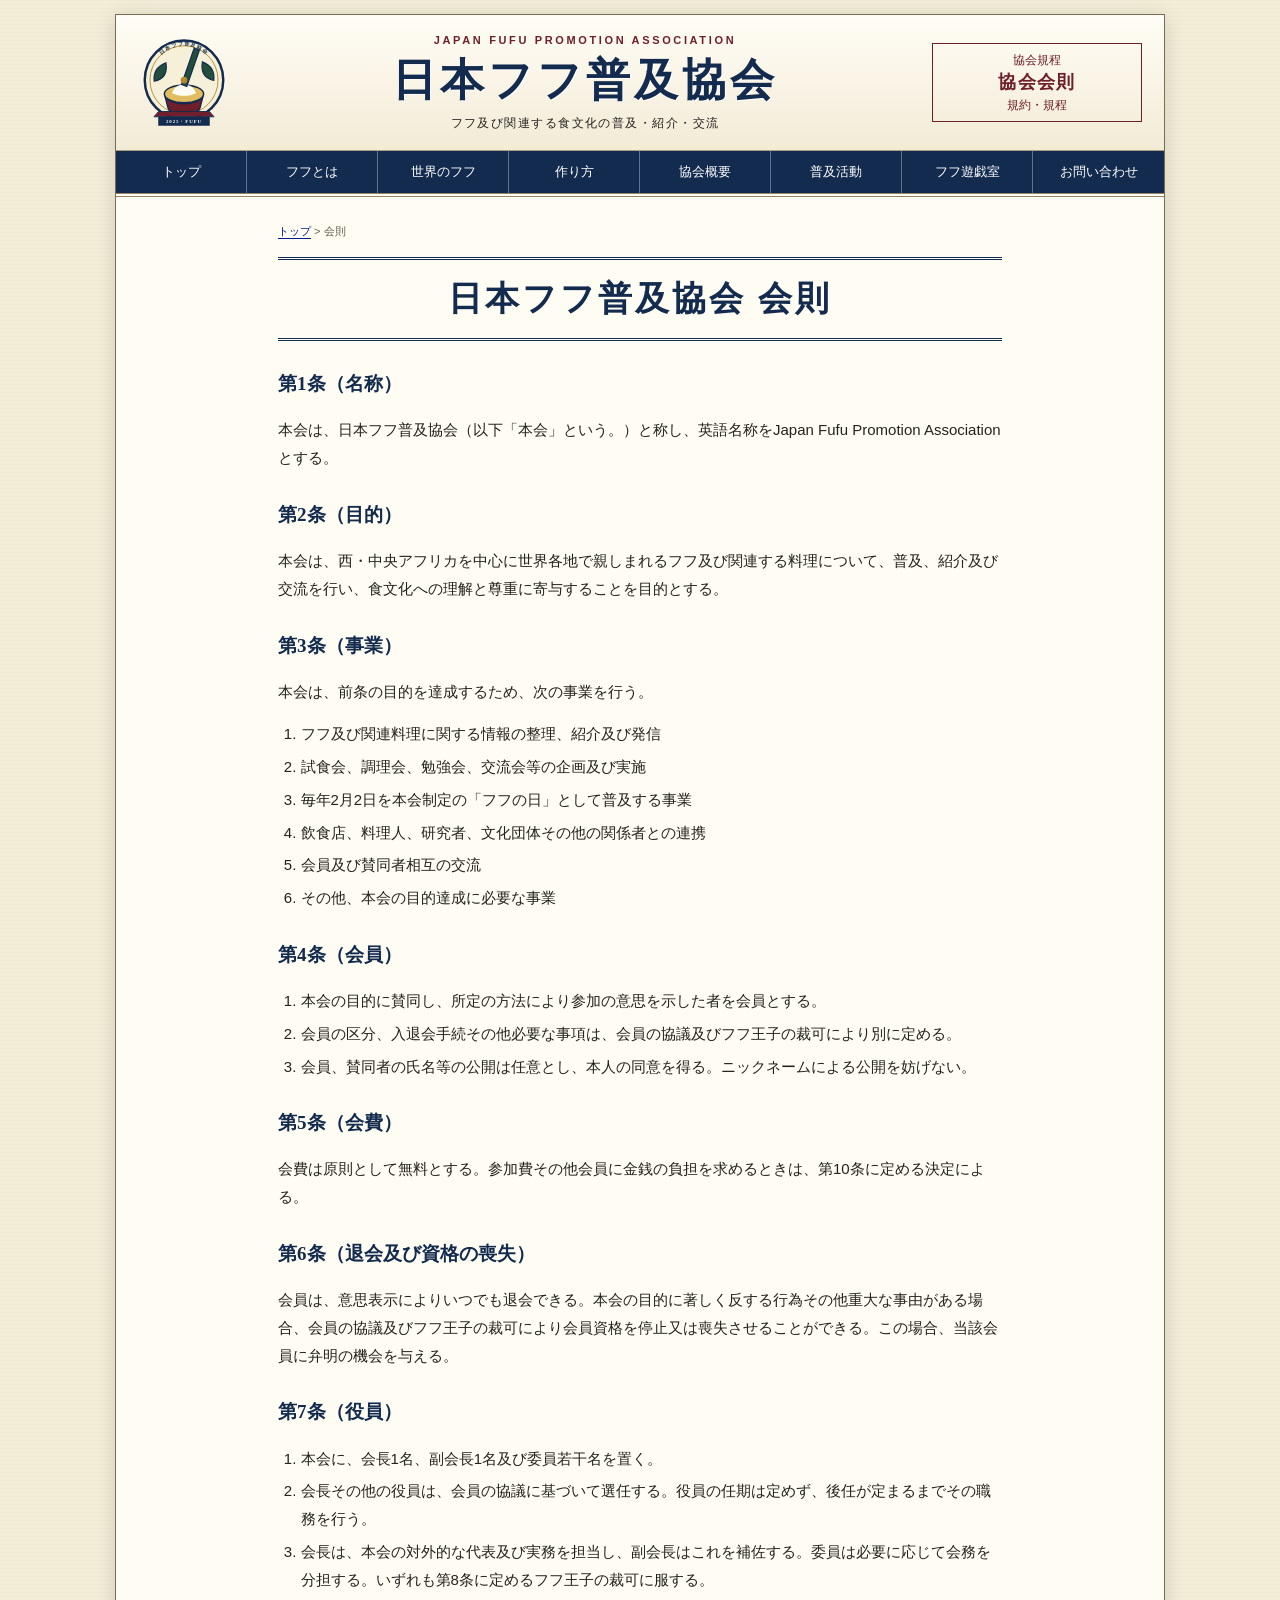
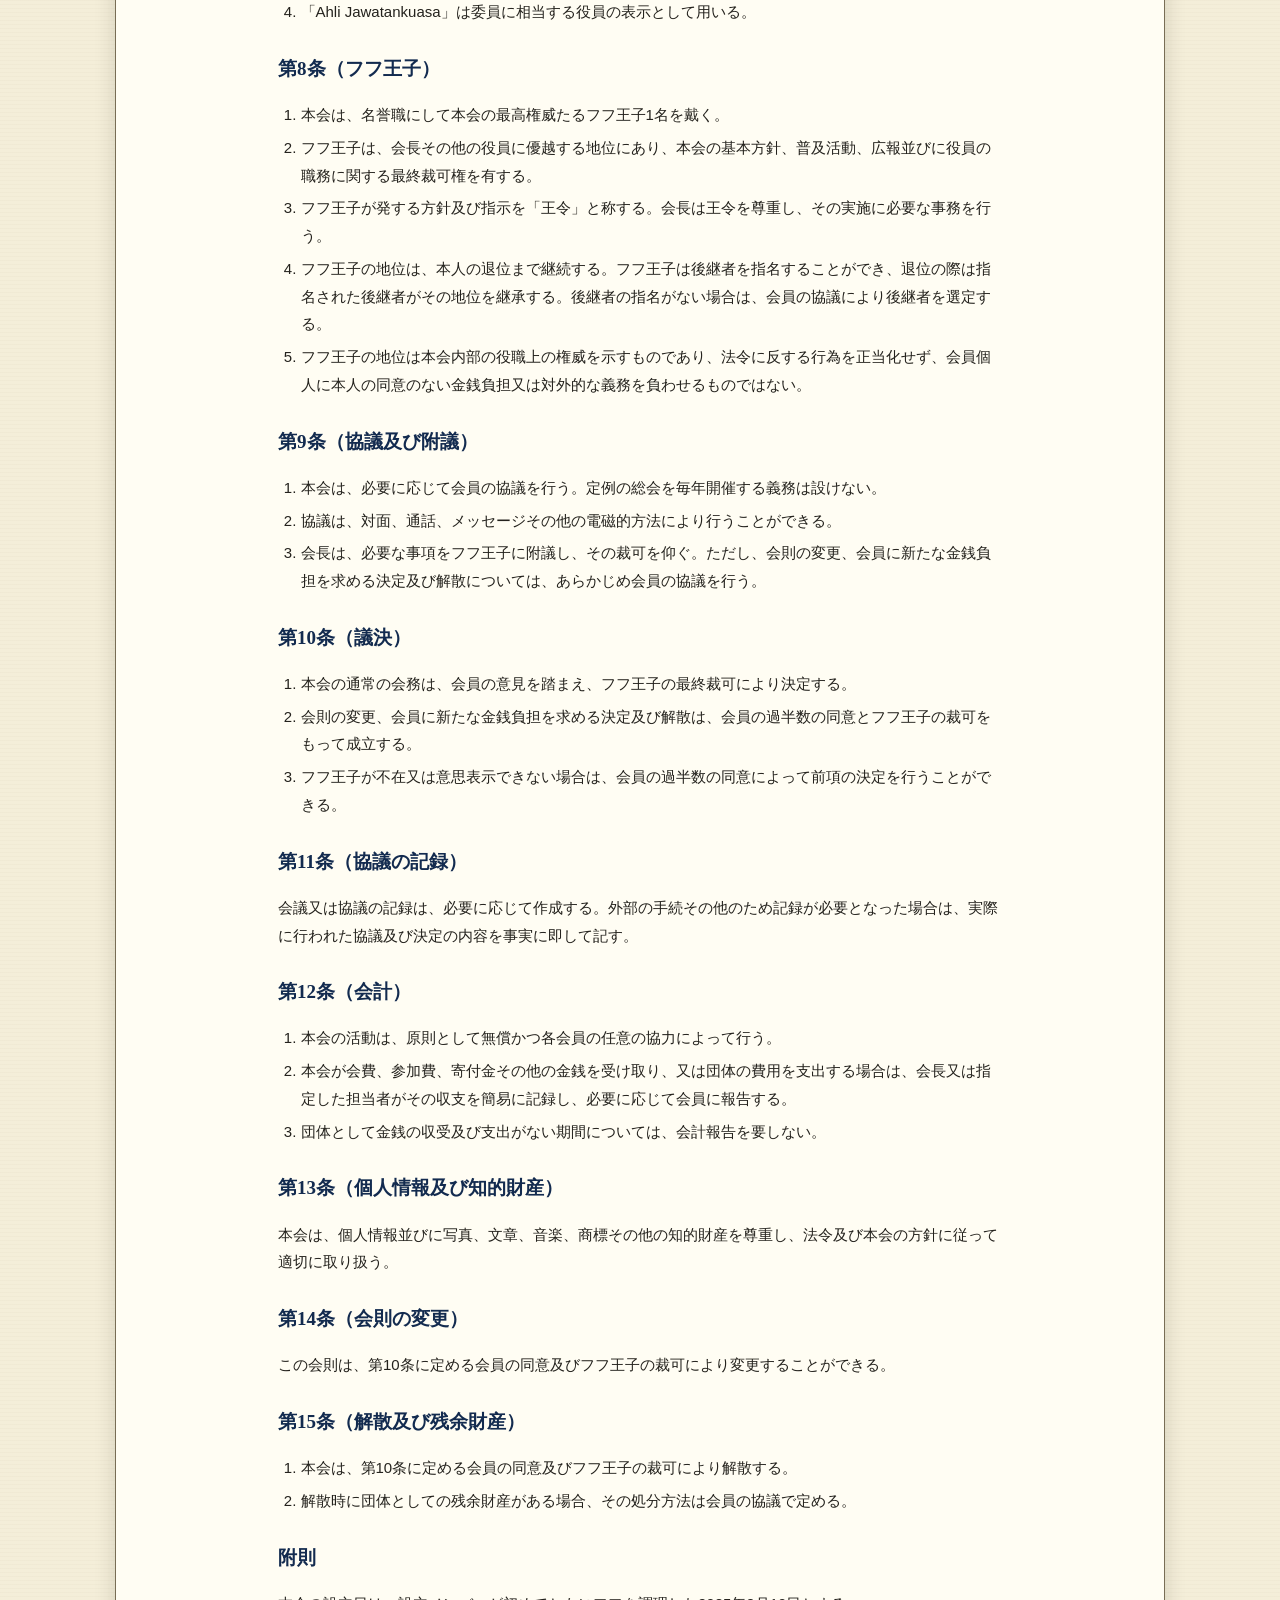
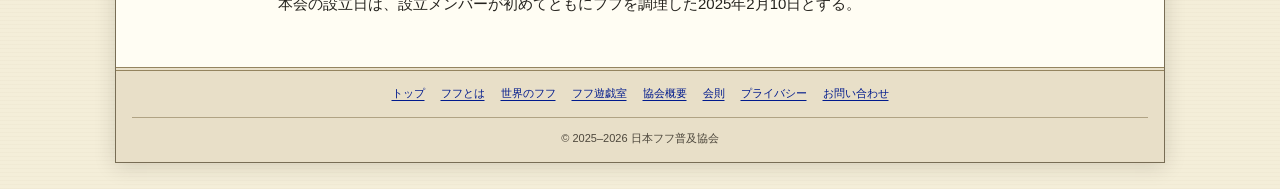
<file: rules.html>
<!DOCTYPE html>

<html lang="ja"><head><meta charset="utf-8"/><meta content="width=device-width,initial-scale=1" name="viewport"/><meta content="日本フフ普及協会 会則。" name="description"/><title>会則｜日本フフ普及協会</title><link href="assets/img/favicon.svg" rel="icon"/><link href="assets/css/site.css?v=1.6.9" rel="stylesheet"/><script defer="" src="assets/js/site.js"></script></head><body><a class="skip-link" href="#main">本文へ移動</a><div class="site-shell"><header class="site-header"><div class="masthead"><a class="masthead__logo" href="index.html"><img alt="日本フフ普及協会の紋章" src="assets/img/emblem.svg"/></a><div class="masthead__title"><small>JAPAN FUFU PROMOTION ASSOCIATION</small><a href="index.html"><h1>日本フフ普及協会</h1></a><p>フフ及び関連する食文化の普及・紹介・交流</p></div><div class="masthead__seal"><span>協会規程</span><strong>協会会則</strong><span>規約・規程</span></div></div><button aria-controls="global-nav" aria-expanded="false" aria-label="目次・主要項目を開閉" class="nav-toggle" data-nav-toggle="" type="button"></button><nav aria-label="主要項目" class="global-nav" data-global-nav="" id="global-nav"><ul><li><a href="index.html">トップ</a></li><li><a href="fufu.html">フフとは</a></li><li><a href="world.html">世界のフフ</a></li><li><a href="recipe.html">作り方</a></li><li><a href="about.html">協会概要</a></li><li><a href="activities.html">普及活動</a></li><li><a href="games.html">フフ遊戯室</a></li><li><a href="contact.html">お問い合わせ</a></li></ul></nav></header>
<main class="main-content doc-page" id="main"><p class="breadcrumb"><a href="index.html">トップ</a> &gt; 会則</p><h1 class="page-title">日本フフ普及協会 会則</h1>
<h2 class="article-number">第1条（名称）</h2><p>本会は、日本フフ普及協会（以下「本会」という。）と称し、英語名称をJapan Fufu Promotion Associationとする。</p>
<h2 class="article-number">第2条（目的）</h2><p>本会は、西・中央アフリカを中心に世界各地で親しまれるフフ及び関連する料理について、普及、紹介及び交流を行い、食文化への理解と尊重に寄与することを目的とする。</p>
<h2 class="article-number">第3条（事業）</h2><p>本会は、前条の目的を達成するため、次の事業を行う。</p><ol class="clause-list"><li>フフ及び関連料理に関する情報の整理、紹介及び発信</li><li>試食会、調理会、勉強会、交流会等の企画及び実施</li><li>毎年2月2日を本会制定の「フフの日」として普及する事業</li><li>飲食店、料理人、研究者、文化団体その他の関係者との連携</li><li>会員及び賛同者相互の交流</li><li>その他、本会の目的達成に必要な事業</li></ol>
<h2 class="article-number">第4条（会員）</h2><ol class="clause-list"><li>本会の目的に賛同し、所定の方法により参加の意思を示した者を会員とする。</li><li>会員の区分、入退会手続その他必要な事項は、会員の協議及びフフ王子の裁可により別に定める。</li><li>会員、賛同者の氏名等の公開は任意とし、本人の同意を得る。ニックネームによる公開を妨げない。</li></ol>
<h2 class="article-number">第5条（会費）</h2><p>会費は原則として無料とする。参加費その他会員に金銭の負担を求めるときは、第10条に定める決定による。</p>
<h2 class="article-number">第6条（退会及び資格の喪失）</h2><p>会員は、意思表示によりいつでも退会できる。本会の目的に著しく反する行為その他重大な事由がある場合、会員の協議及びフフ王子の裁可により会員資格を停止又は喪失させることができる。この場合、当該会員に弁明の機会を与える。</p>
<h2 class="article-number">第7条（役員）</h2><ol class="clause-list"><li>本会に、会長1名、副会長1名及び委員若干名を置く。</li><li>会長その他の役員は、会員の協議に基づいて選任する。役員の任期は定めず、後任が定まるまでその職務を行う。</li><li>会長は、本会の対外的な代表及び実務を担当し、副会長はこれを補佐する。委員は必要に応じて会務を分担する。いずれも第8条に定めるフフ王子の裁可に服する。</li><li>「Ahli Jawatankuasa」は委員に相当する役員の表示として用いる。</li></ol>
<h2 class="article-number" id="article8">第8条（フフ王子）</h2><ol class="clause-list"><li>本会は、名誉職にして本会の最高権威たるフフ王子1名を戴く。</li><li>フフ王子は、会長その他の役員に優越する地位にあり、本会の基本方針、普及活動、広報並びに役員の職務に関する最終裁可権を有する。</li><li>フフ王子が発する方針及び指示を「王令」と称する。会長は王令を尊重し、その実施に必要な事務を行う。</li><li>フフ王子の地位は、本人の退位まで継続する。フフ王子は後継者を指名することができ、退位の際は指名された後継者がその地位を継承する。後継者の指名がない場合は、会員の協議により後継者を選定する。</li><li>フフ王子の地位は本会内部の役職上の権威を示すものであり、法令に反する行為を正当化せず、会員個人に本人の同意のない金銭負担又は対外的な義務を負わせるものではない。</li></ol>
<h2 class="article-number">第9条（協議及び附議）</h2><ol class="clause-list"><li>本会は、必要に応じて会員の協議を行う。定例の総会を毎年開催する義務は設けない。</li><li>協議は、対面、通話、メッセージその他の電磁的方法により行うことができる。</li><li>会長は、必要な事項をフフ王子に附議し、その裁可を仰ぐ。ただし、会則の変更、会員に新たな金銭負担を求める決定及び解散については、あらかじめ会員の協議を行う。</li></ol>
<h2 class="article-number">第10条（議決）</h2><ol class="clause-list"><li>本会の通常の会務は、会員の意見を踏まえ、フフ王子の最終裁可により決定する。</li><li>会則の変更、会員に新たな金銭負担を求める決定及び解散は、会員の過半数の同意とフフ王子の裁可をもって成立する。</li><li>フフ王子が不在又は意思表示できない場合は、会員の過半数の同意によって前項の決定を行うことができる。</li></ol>
<h2 class="article-number">第11条（協議の記録）</h2><p>会議又は協議の記録は、必要に応じて作成する。外部の手続その他のため記録が必要となった場合は、実際に行われた協議及び決定の内容を事実に即して記す。</p>
<h2 class="article-number">第12条（会計）</h2><ol class="clause-list"><li>本会の活動は、原則として無償かつ各会員の任意の協力によって行う。</li><li>本会が会費、参加費、寄付金その他の金銭を受け取り、又は団体の費用を支出する場合は、会長又は指定した担当者がその収支を簡易に記録し、必要に応じて会員に報告する。</li><li>団体として金銭の収受及び支出がない期間については、会計報告を要しない。</li></ol>
<h2 class="article-number">第13条（個人情報及び知的財産）</h2><p>本会は、個人情報並びに写真、文章、音楽、商標その他の知的財産を尊重し、法令及び本会の方針に従って適切に取り扱う。</p>
<h2 class="article-number">第14条（会則の変更）</h2><p>この会則は、第10条に定める会員の同意及びフフ王子の裁可により変更することができる。</p>
<h2 class="article-number">第15条（解散及び残余財産）</h2><ol class="clause-list"><li>本会は、第10条に定める会員の同意及びフフ王子の裁可により解散する。</li><li>解散時に団体としての残余財産がある場合、その処分方法は会員の協議で定める。</li></ol>
<h2 class="article-number">附則</h2><p>本会の設立日は、設立メンバーが初めてともにフフを調理した2025年2月10日とする。</p>
</main><footer class="footer"><nav class="footer__nav" aria-label="フッターメニュー"><a href="index.html">トップ</a><a href="fufu.html">フフとは</a><a href="world.html">世界のフフ</a><a href="games.html">フフ遊戯室</a><a href="about.html">協会概要</a><a href="rules.html">会則</a><a href="privacy.html">プライバシー</a><a href="contact.html">お問い合わせ</a></nav><div class="footer__meta"><p>© 2025–<span data-year="">2026</span> 日本フフ普及協会</p></div></footer></div></body></html>
</file>
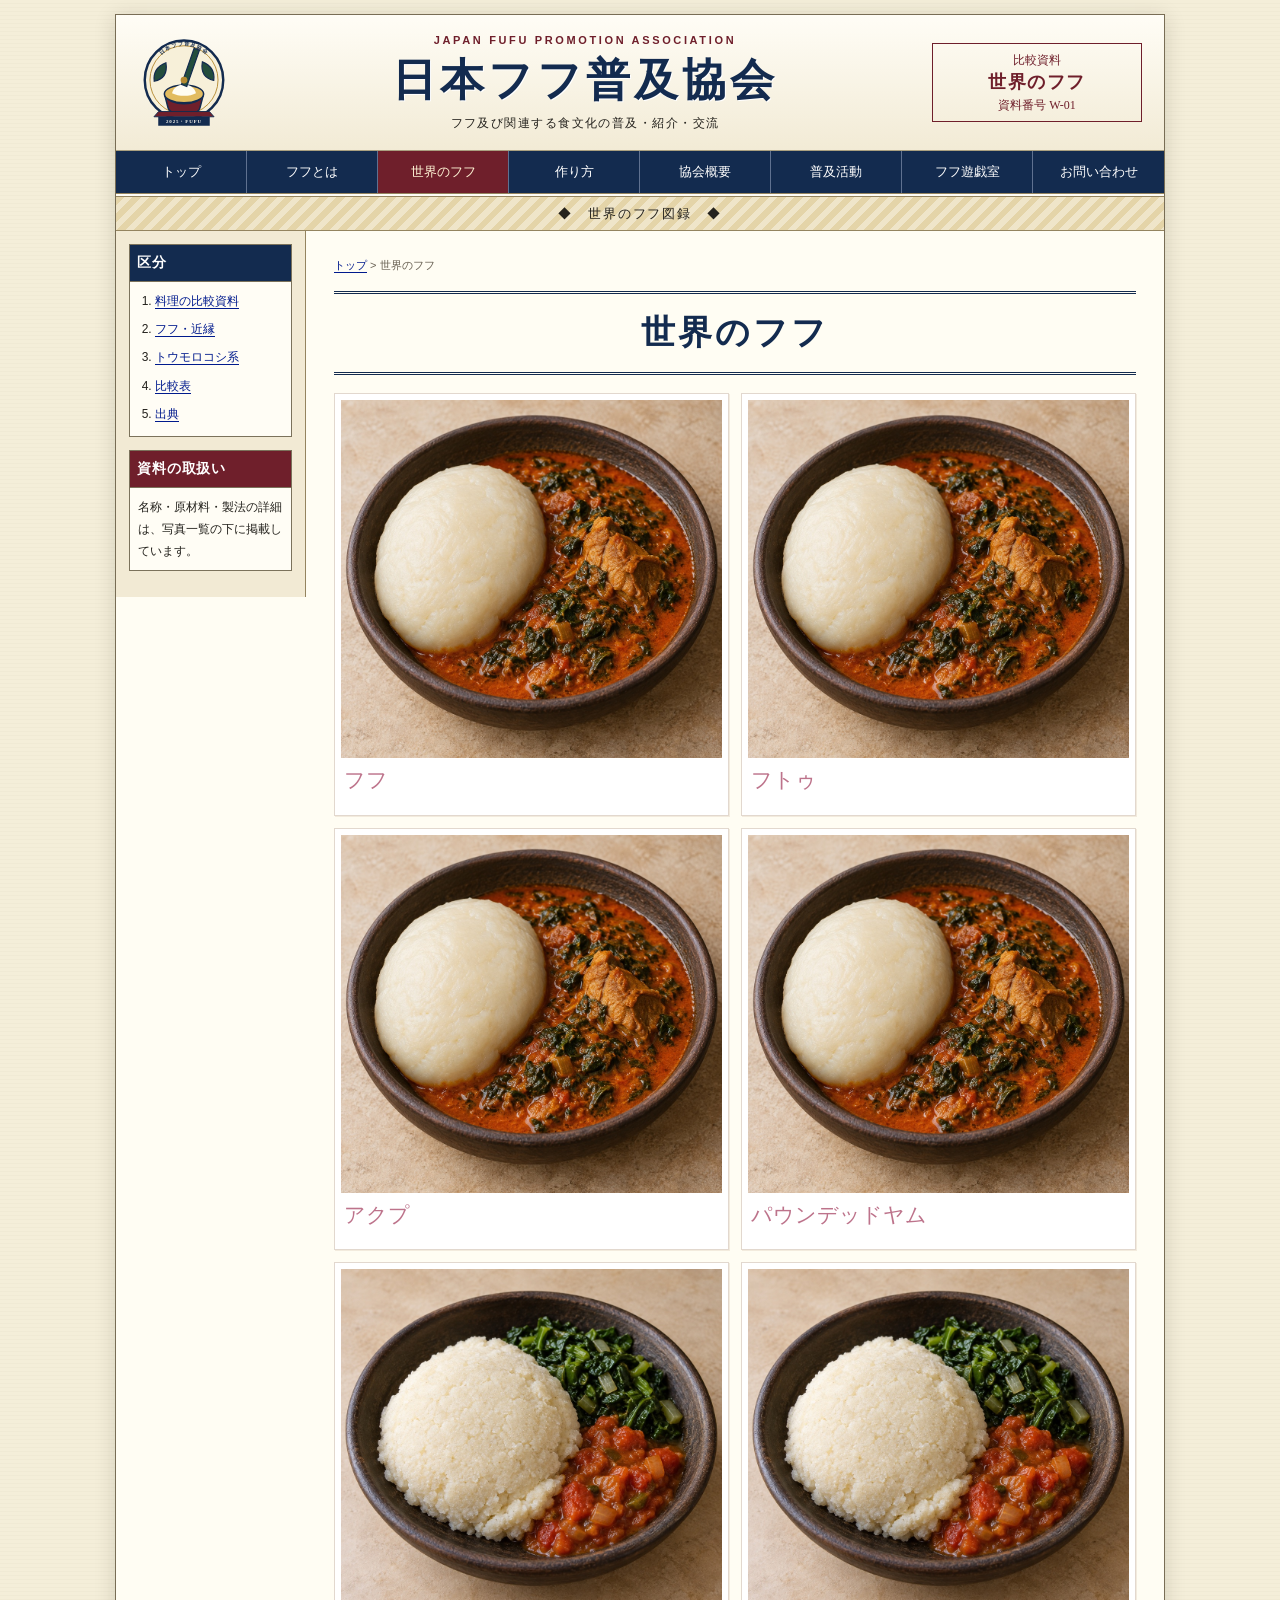
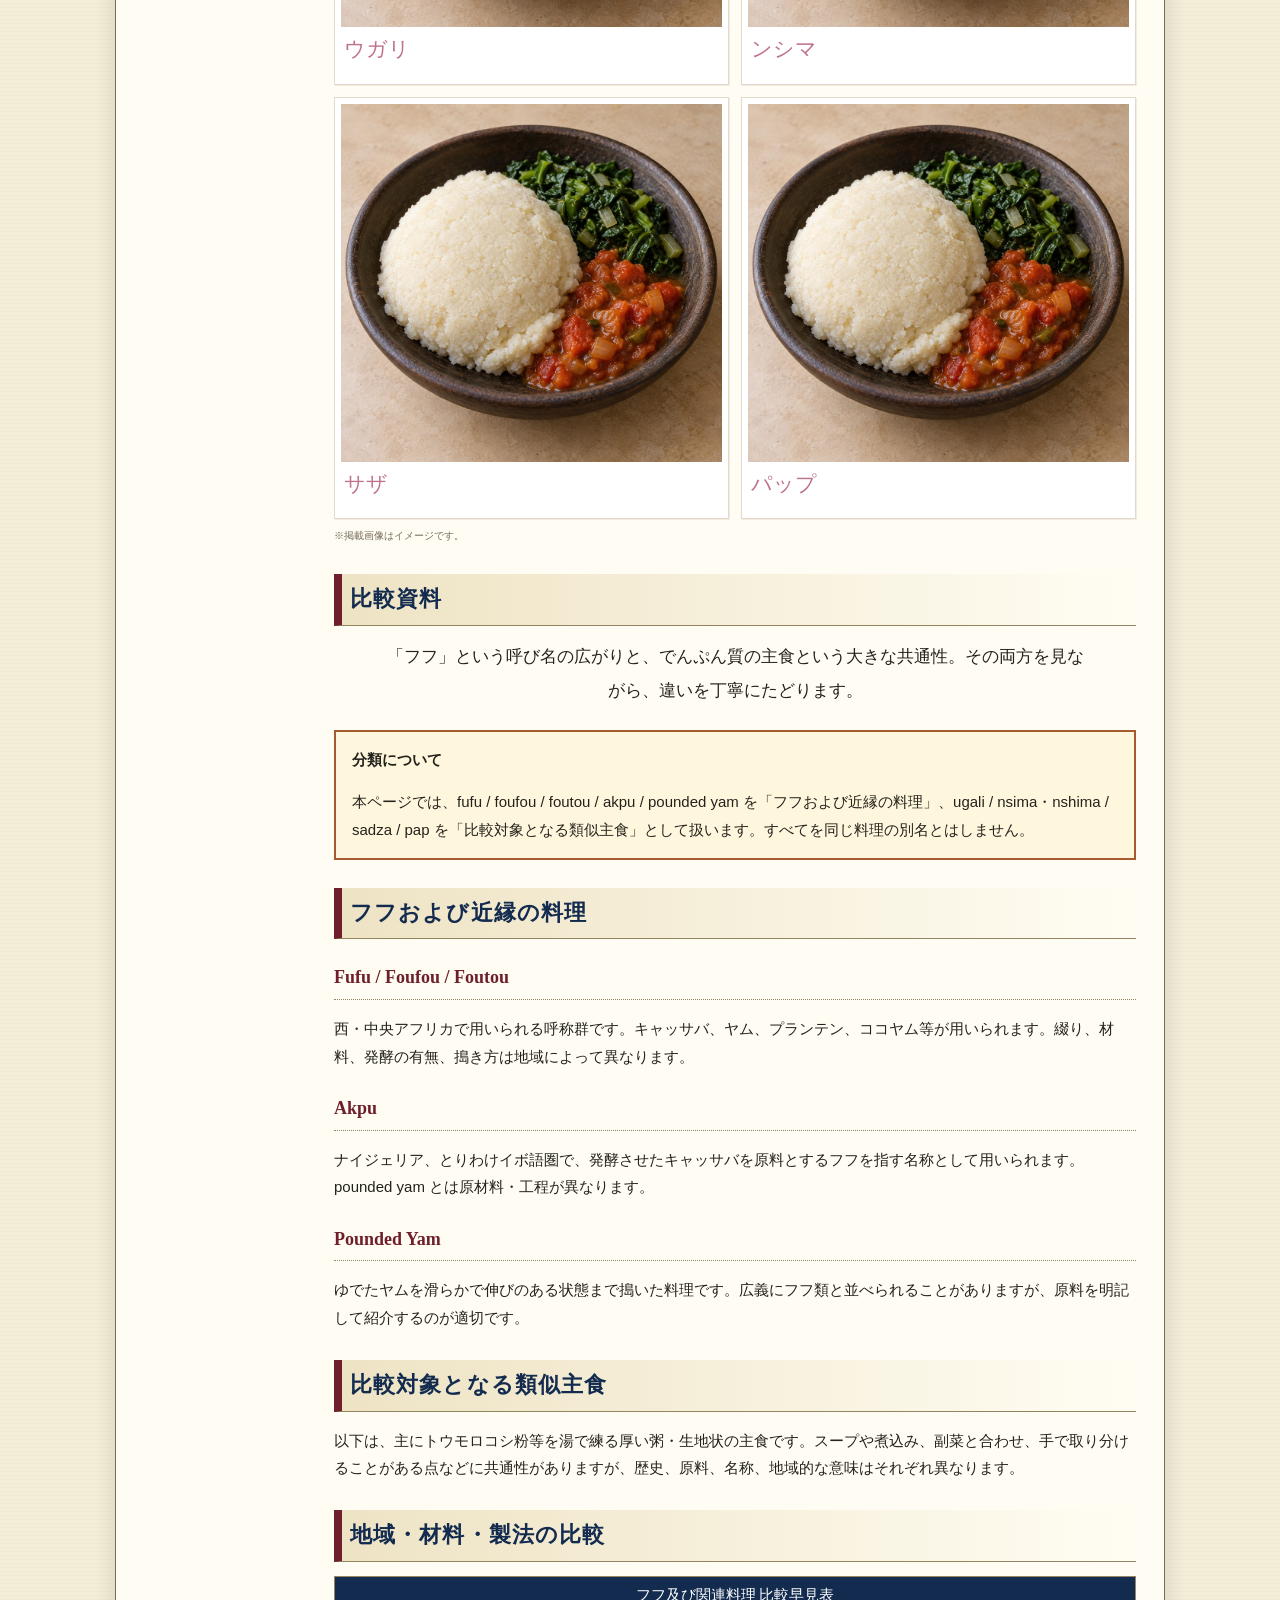
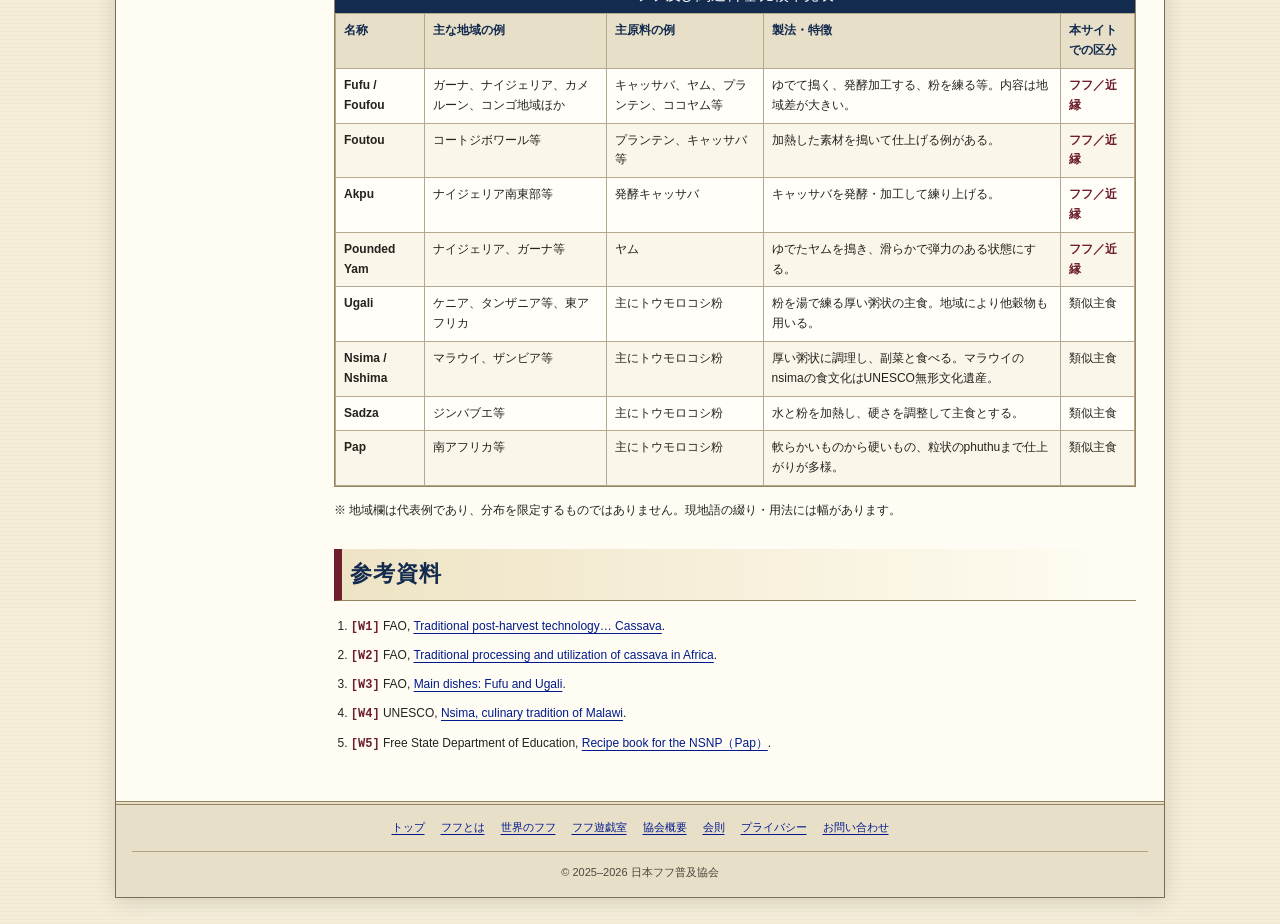
<file: world.html>
<!DOCTYPE html>

<html lang="ja"><head><meta charset="utf-8"/><meta content="width=device-width,initial-scale=1" name="viewport"/><meta content="フフと世界各地の近縁・類似料理を、地域、原材料、製法、食感の違いとともに比較します。" name="description"/><title>世界のフフ｜日本フフ普及協会</title><link href="assets/img/favicon.svg" rel="icon"/><link href="assets/css/site.css?v=1.6.9" rel="stylesheet"/><script defer="" src="assets/js/site.js"></script></head><body><a class="skip-link" href="#main">本文へ移動</a><div class="site-shell">
<header class="site-header"><div class="masthead"><a class="masthead__logo" href="index.html"><img alt="日本フフ普及協会の紋章" src="assets/img/emblem.svg"/></a><div class="masthead__title"><small>JAPAN FUFU PROMOTION ASSOCIATION</small><a href="index.html"><h1>日本フフ普及協会</h1></a><p>フフ及び関連する食文化の普及・紹介・交流</p></div><div class="masthead__seal"><span>比較資料</span><strong>世界のフフ</strong><span>資料番号 W-01</span></div></div><button aria-controls="global-nav" aria-expanded="false" aria-label="目次・主要項目を開閉" class="nav-toggle" data-nav-toggle="" type="button"></button><nav aria-label="主要項目" class="global-nav" data-global-nav="" id="global-nav"><ul><li><a href="index.html">トップ</a></li><li><a href="fufu.html">フフとは</a></li><li><a aria-current="page" href="world.html">世界のフフ</a></li><li><a href="recipe.html">作り方</a></li><li><a href="about.html">協会概要</a></li><li><a href="activities.html">普及活動</a></li><li><a href="games.html">フフ遊戯室</a></li><li><a href="contact.html">お問い合わせ</a></li></ul></nav></header><div class="retro-banner">◆　世界のフフ図録　◆</div>
<div class="layout"><aside class="sidebar"><section class="side-box"><h2>区分</h2><ol class="side-menu"><li><a href="#comparison-notes">料理の比較資料</a></li><li><a href="#fufu-group">フフ・近縁</a></li><li><a href="#maize-group">トウモロコシ系</a></li><li><a href="#table">比較表</a></li><li><a href="#sources">出典</a></li></ol></section><section class="side-box"><h2 class="wine">資料の取扱い</h2><div class="side-box__body">名称・原材料・製法の詳細は、写真一覧の下に掲載しています。</div></section></aside><main class="main-content" id="main"><p class="breadcrumb"><a href="index.html">トップ</a> &gt; 世界のフフ</p><h1 class="page-title">世界のフフ</h1>
<section aria-label="各地の料理名とイメージ画像" aria-labelledby="gallery-heading"><div class="food-gallery food-gallery--silent"><figure class="food-card"><img alt="でんぷん質の主食のイメージ画像（AI生成）" loading="lazy" src="assets/img/food/fufu.jpg"/><figcaption>フフ</figcaption></figure><figure class="food-card"><img alt="でんぷん質の主食のイメージ画像（AI生成）" loading="lazy" src="assets/img/food/fufu.jpg"/><figcaption>フトゥ</figcaption></figure><figure class="food-card"><img alt="でんぷん質の主食のイメージ画像（AI生成）" loading="lazy" src="assets/img/food/fufu.jpg"/><figcaption>アクプ</figcaption></figure><figure class="food-card"><img alt="でんぷん質の主食のイメージ画像（AI生成）" loading="lazy" src="assets/img/food/fufu.jpg"/><figcaption>パウンデッドヤム</figcaption></figure><figure class="food-card"><img alt="でんぷん質の主食のイメージ画像（AI生成）" loading="lazy" src="assets/img/food/ugali.jpg"/><figcaption>ウガリ</figcaption></figure><figure class="food-card"><img alt="でんぷん質の主食のイメージ画像（AI生成）" loading="lazy" src="assets/img/food/ugali.jpg"/><figcaption>ンシマ</figcaption></figure><figure class="food-card"><img alt="でんぷん質の主食のイメージ画像（AI生成）" loading="lazy" src="assets/img/food/ugali.jpg"/><figcaption>サザ</figcaption></figure><figure class="food-card"><img alt="でんぷん質の主食のイメージ画像（AI生成）" loading="lazy" src="assets/img/food/ugali.jpg"/><figcaption>パップ</figcaption></figure></div><p class="gallery-disclaimer">※掲載画像はイメージです。</p></section><section id="comparison-notes"><h2 class="section-heading">比較資料</h2><p class="page-lead">「フフ」という呼び名の広がりと、でんぷん質の主食という大きな共通性。その両方を見ながら、違いを丁寧にたどります。</p><div class="panel panel--warning"><strong>分類について</strong><p>本ページでは、fufu / foufou / foutou / akpu / pounded yam を「フフおよび近縁の料理」、ugali / nsima・nshima / sadza / pap を「比較対象となる類似主食」として扱います。すべてを同じ料理の別名とはしません。</p></div></section>
<section id="fufu-group"><h2 class="section-heading">フフおよび近縁の料理</h2><h3 class="subheading">Fufu / Foufou / Foutou</h3><p>西・中央アフリカで用いられる呼称群です。キャッサバ、ヤム、プランテン、ココヤム等が用いられます。綴り、材料、発酵の有無、搗き方は地域によって異なります。</p><h3 class="subheading">Akpu</h3><p>ナイジェリア、とりわけイボ語圏で、発酵させたキャッサバを原料とするフフを指す名称として用いられます。pounded yam とは原材料・工程が異なります。</p><h3 class="subheading">Pounded Yam</h3><p>ゆでたヤムを滑らかで伸びのある状態まで搗いた料理です。広義にフフ類と並べられることがありますが、原料を明記して紹介するのが適切です。</p></section>
<section id="maize-group"><h2 class="section-heading">比較対象となる類似主食</h2><p>以下は、主にトウモロコシ粉等を湯で練る厚い粥・生地状の主食です。スープや煮込み、副菜と合わせ、手で取り分けることがある点などに共通性がありますが、歴史、原料、名称、地域的な意味はそれぞれ異なります。</p></section>
<section id="table"><h2 class="section-heading">地域・材料・製法の比較</h2><div class="comparison-wrap"><table class="comparison-table"><caption>フフ及び関連料理 比較早見表</caption><thead><tr><th>名称</th><th>主な地域の例</th><th>主原料の例</th><th>製法・特徴</th><th>本サイトでの区分</th></tr></thead><tbody><tr><td><strong>Fufu / Foufou</strong></td><td>ガーナ、ナイジェリア、カメルーン、コンゴ地域ほか</td><td>キャッサバ、ヤム、プランテン、ココヤム等</td><td>ゆでて搗く、発酵加工する、粉を練る等。内容は地域差が大きい。</td><td class="group">フフ／近縁</td></tr><tr><td><strong>Foutou</strong></td><td>コートジボワール等</td><td>プランテン、キャッサバ等</td><td>加熱した素材を搗いて仕上げる例がある。</td><td class="group">フフ／近縁</td></tr><tr><td><strong>Akpu</strong></td><td>ナイジェリア南東部等</td><td>発酵キャッサバ</td><td>キャッサバを発酵・加工して練り上げる。</td><td class="group">フフ／近縁</td></tr><tr><td><strong>Pounded Yam</strong></td><td>ナイジェリア、ガーナ等</td><td>ヤム</td><td>ゆでたヤムを搗き、滑らかで弾力のある状態にする。</td><td class="group">フフ／近縁</td></tr><tr><td><strong>Ugali</strong></td><td>ケニア、タンザニア等、東アフリカ</td><td>主にトウモロコシ粉</td><td>粉を湯で練る厚い粥状の主食。地域により他穀物も用いる。</td><td>類似主食</td></tr><tr><td><strong>Nsima / Nshima</strong></td><td>マラウイ、ザンビア等</td><td>主にトウモロコシ粉</td><td>厚い粥状に調理し、副菜と食べる。マラウイのnsimaの食文化はUNESCO無形文化遺産。</td><td>類似主食</td></tr><tr><td><strong>Sadza</strong></td><td>ジンバブエ等</td><td>主にトウモロコシ粉</td><td>水と粉を加熱し、硬さを調整して主食とする。</td><td>類似主食</td></tr><tr><td><strong>Pap</strong></td><td>南アフリカ等</td><td>主にトウモロコシ粉</td><td>軟らかいものから硬いもの、粒状のphuthuまで仕上がりが多様。</td><td>類似主食</td></tr></tbody></table></div><p style="font-size:12px">※ 地域欄は代表例であり、分布を限定するものではありません。現地語の綴り・用法には幅があります。</p></section>
<section id="sources"><h2 class="section-heading">参考資料</h2><ol class="source-list"><li><span class="source-id">[W1]</span> FAO, <a href="https://www.fao.org/4/x5045e/x5045e06.htm" rel="noopener" target="_blank">Traditional post-harvest technology… Cassava</a>.</li><li><span class="source-id">[W2]</span> FAO, <a href="https://www.fao.org/4/x5458e/x5458e05.htm" rel="noopener" target="_blank">Traditional processing and utilization of cassava in Africa</a>.</li><li><span class="source-id">[W3]</span> FAO, <a href="https://www.fao.org/4/x3996e/x3996e15.htm" rel="noopener" target="_blank">Main dishes: Fufu and Ugali</a>.</li><li><span class="source-id">[W4]</span> UNESCO, <a href="https://ich.unesco.org/en/RL/nsima-culinary-tradition-of-malawi-01292" rel="noopener" target="_blank">Nsima, culinary tradition of Malawi</a>.</li><li><span class="source-id">[W5]</span> Free State Department of Education, <a href="https://www.education.fs.gov.za/files/programmes/Mnandi4%20Sure%20-%20A%20Recipe%20Book%20for%20the%20NSNP.pdf" rel="noopener" target="_blank">Recipe book for the NSNP（Pap）</a>.</li></ol></section>
</main></div><footer class="footer"><nav class="footer__nav" aria-label="フッターメニュー"><a href="index.html">トップ</a><a href="fufu.html">フフとは</a><a href="world.html">世界のフフ</a><a href="games.html">フフ遊戯室</a><a href="about.html">協会概要</a><a href="rules.html">会則</a><a href="privacy.html">プライバシー</a><a href="contact.html">お問い合わせ</a></nav><div class="footer__meta"><p>© 2025–<span data-year="">2026</span> 日本フフ普及協会</p></div></footer></div></body></html>
</file>
<file: assets/css/site.css>
:root {
  --paper: #f4eed9;
  --paper-light: #fffdf3;
  --paper-deep: #e7dcc0;
  --ink: #24221d;
  --navy: #132b4f;
  --navy-2: #23446f;
  --wine: #6f1f2b;
  --green: #234d3c;
  --gold: #b58a32;
  --blue-link: #001a8d;
  --line: #94845f;
  --shadow: rgba(39, 31, 16, 0.16);
  --serif: "Yu Mincho", "Hiragino Mincho ProN", "Hiragino Mincho Pro", "Times New Roman", serif;
  --sans: "Yu Gothic", "Hiragino Kaku Gothic ProN", Meiryo, sans-serif;
}

* { box-sizing: border-box; }
html { scroll-behavior: smooth; }
body {
  margin: 0;
  color: var(--ink);
  background:
    repeating-linear-gradient(0deg, rgba(86, 67, 30, .022) 0, rgba(86, 67, 30, .022) 1px, transparent 1px, transparent 4px),
    var(--paper);
  font-family: var(--sans);
  font-size: 15px;
  line-height: 1.85;
}
a { color: var(--blue-link); text-decoration: underline; text-underline-offset: 3px; }
a:hover { color: var(--wine); }
img, svg { max-width: 100%; height: auto; }
button, input, textarea { font: inherit; }

.skip-link { position: fixed; top: -80px; left: 12px; z-index: 99; background: #fff; padding: 9px 14px; border: 2px solid var(--navy); }
.skip-link:focus { top: 12px; }
.sr-only { position: absolute; width: 1px; height: 1px; padding: 0; margin: -1px; overflow: hidden; clip: rect(0,0,0,0); white-space: nowrap; border: 0; }


.site-shell { width: min(1050px, calc(100% - 24px)); margin: 14px auto 26px; border: 1px solid #786d55; background: var(--paper-light); box-shadow: 0 3px 20px var(--shadow); }
.site-header { border-bottom: 4px double var(--line); background: linear-gradient(#fffdf6, #eee5cb); }
.masthead { display: grid; grid-template-columns: 100px 1fr 210px; align-items: center; gap: 18px; min-height: 135px; padding: 15px 22px; }
.masthead__logo img { display: block; width: 92px; }
.masthead__title { text-align: center; font-family: var(--serif); }
.masthead__title small { display: block; color: var(--wine); font-family: var(--sans); font-size: 11px; font-weight: 700; letter-spacing: .24em; }
.masthead__title a { color: var(--navy); text-decoration: none; }
.masthead__title h1 { margin: 4px 0 0; font-size: clamp(26px, 4vw, 44px); line-height: 1.2; letter-spacing: .09em; text-shadow: 1px 1px 0 #fff; }
.masthead__title p { margin: 5px 0 0; font-size: 12px; letter-spacing: .12em; }
.masthead__seal { border: 1px solid var(--wine); padding: 7px 9px; text-align: center; color: var(--wine); font-family: var(--serif); font-size: 12px; line-height: 1.5; }
.masthead__seal strong { display: block; font-size: 18px; letter-spacing: .08em; }

.global-nav { border-top: 1px solid #aaa080; background: var(--navy); }
.global-nav ul { display: grid; grid-template-columns: repeat(8, minmax(0, 1fr)); margin: 0; padding: 0; list-style: none; }
.global-nav li { border-right: 1px solid #5f7190; }
.global-nav li:last-child { border-right: 0; }
.global-nav a { display: block; padding: 9px 5px; color: #fff; font-size: 13px; text-align: center; text-decoration: none; }
.global-nav a:hover, .global-nav a[aria-current="page"] { background: var(--wine); color: #fff5d6; }
.nav-toggle { display: none; }

.retro-banner { display: flex; align-items: center; justify-content: center; min-height: 34px; border-bottom: 1px solid var(--line); background: repeating-linear-gradient(135deg, #e4d4a8 0, #e4d4a8 6px, #efe5c9 6px, #efe5c9 12px); font-family: var(--serif); font-size: 13px; letter-spacing: .14em; text-align: center; }
.retro-banner strong { color: var(--wine); }

.layout { display: grid; grid-template-columns: 190px minmax(0, 1fr); align-items: start; }
.sidebar { padding: 13px; border-right: 1px solid var(--line); background: #f2ead4; }
.side-box { margin-bottom: 13px; border: 1px solid #7b725b; background: #fffdf5; font-size: 12px; }
.side-box h2 { margin: 0; padding: 5px 7px; border-bottom: 1px solid #7b725b; background: var(--navy); color: #fff; font-family: var(--serif); font-size: 14px; letter-spacing: .06em; }
.side-box h2.wine { background: var(--wine); }
.side-box h2.green { background: var(--green); }
.side-menu { margin: 0; padding: 5px 8px 8px 25px; }
.side-menu li { padding: 3px 0; }
.side-box__body { padding: 8px; }
.side-box__body p { margin: 0 0 6px; }
.side-box__body p:last-child { margin-bottom: 0; }
.mini-badge { display: inline-block; padding: 1px 5px; border: 1px solid var(--wine); color: var(--wine); font-weight: 700; }
.counter { margin: 7px auto 2px; width: max-content; padding: 1px 6px; border: 2px inset #c7bea7; background: #111; color: #98ef72; font-family: "Courier New", monospace; font-size: 14px; letter-spacing: .12em; }
.counter-note { display: block; color: #685f50; text-align: center; font-size: 10px; }

.main-content { min-width: 0; padding: 24px 28px 34px; }
.breadcrumb { margin: 0 0 16px; color: #675f51; font-size: 11px; }
.page-title { margin: 0 0 18px; padding: 8px 12px 7px; border-top: 3px double var(--navy); border-bottom: 3px double var(--navy); color: var(--navy); font-family: var(--serif); font-size: clamp(25px, 4vw, 34px); letter-spacing: .09em; text-align: center; }
.page-lead { margin: 0 auto 22px; max-width: 700px; font-family: var(--serif); font-size: 17px; line-height: 2; text-align: center; }

.hero { position: relative; display: grid; grid-template-columns: 1.25fr .75fr; min-height: 300px; margin-bottom: 22px; overflow: hidden; border: 1px solid #6c624f; background: #f6edcf; }
.hero::after { position: absolute; inset: 0; border: 6px double rgba(19,43,79,.22); content: ""; pointer-events: none; }
.hero__copy { z-index: 1; padding: 36px 16px 34px 40px; }
.hero__copy small { color: var(--wine); font-weight: 700; letter-spacing: .18em; }
.hero__copy h2 { margin: 9px 0 14px; color: var(--navy); font-family: var(--serif); font-size: clamp(28px, 4.6vw, 47px); line-height: 1.45; letter-spacing: .08em; }
.hero__copy p { max-width: 530px; margin: 0; font-family: var(--serif); font-size: 15px; }
.hero__crest { display: grid; place-items: center; padding: 25px 25px 25px 0; }
.hero__crest img { width: min(225px, 100%); filter: drop-shadow(0 5px 3px rgba(35,27,12,.18)); }
.hero__ribbon { display: inline-block; margin-top: 18px; padding: 6px 14px; border: 1px solid var(--wine); background: #fffaf0; color: var(--wine); font-family: var(--serif); font-weight: 700; text-decoration: none; }

.notice-board { margin-bottom: 20px; border: 1px solid #786d55; }
.notice-board__head { display: flex; align-items: center; justify-content: space-between; padding: 6px 10px; background: var(--navy); color: white; }
.notice-board__head h2 { margin: 0; font-family: var(--serif); font-size: 16px; letter-spacing: .08em; }
.notice-board__head a { color: #fff; font-size: 11px; }
.news-list { margin: 0; padding: 3px 12px 8px; list-style: none; background: #fffef9; }
.news-list li { display: grid; grid-template-columns: 96px 72px 1fr; gap: 8px; padding: 7px 2px; border-bottom: 1px dotted #958b73; }
.news-list li:last-child { border-bottom: 0; }
.news-list time { color: #4f4a40; font-family: "Courier New", monospace; }
.label { display: inline-block; padding: 0 5px; border: 1px solid currentColor; color: var(--green); font-size: 10px; font-weight: 700; text-align: center; }
.label--notice { color: var(--wine); }

.section-heading { margin: 28px 0 14px; padding: 5px 8px; border-left: 8px solid var(--wine); border-bottom: 1px solid var(--line); color: var(--navy); background: linear-gradient(90deg, #eee3c4, transparent); font-family: var(--serif); font-size: 22px; letter-spacing: .05em; }
.subheading { margin: 22px 0 9px; padding-bottom: 4px; border-bottom: 1px dotted var(--line); color: var(--wine); font-family: var(--serif); font-size: 18px; }
.ornament { display: flex; align-items: center; gap: 10px; margin: 24px 0; color: var(--gold); }
.ornament::before, .ornament::after { height: 1px; flex: 1; background: var(--gold); content: ""; }
.ornament span { font-family: var(--serif); }

.feature-grid { display: grid; grid-template-columns: repeat(3, 1fr); gap: 12px; }
.feature-card { border: 1px solid var(--line); background: #fffdf6; }
.feature-card__title { margin: 0; padding: 7px 9px; border-bottom: 1px solid var(--line); background: #e8dfc8; color: var(--navy); font-family: var(--serif); font-size: 16px; }
.feature-card__body { padding: 10px 11px; }
.feature-card__body p { margin: 0 0 7px; }
.feature-card__body p:last-child { margin: 0; }
.feature-card--day .feature-card__title { background: var(--wine); color: white; }

.two-col { display: grid; grid-template-columns: 1fr 1fr; gap: 18px; }
.panel { padding: 14px 16px; border: 1px solid var(--line); background: #fffdf7; }
.panel h3 { margin-top: 0; color: var(--navy); font-family: var(--serif); }
.panel--green { border-color: var(--green); background: #f2f5eb; }
.panel--warning { border: 2px solid #a65a2d; background: #fff7dd; }
.panel--draft { border: 2px dashed var(--wine); background: #fff8f3; }
.panel p:last-child, .panel ul:last-child { margin-bottom: 0; }

.definition-box { margin: 15px 0; padding: 15px 18px; border: 4px double var(--line); background: #fffdf5; font-family: var(--serif); }
.definition-box strong { color: var(--wine); }
.fact-list { margin: 0; padding-left: 1.4em; }
.fact-list li { margin-bottom: 5px; }

.comparison-wrap { overflow-x: auto; border: 1px solid var(--line); }
.comparison-table { width: 100%; min-width: 760px; border-collapse: collapse; background: #fffef9; font-size: 12px; line-height: 1.65; }
.comparison-table caption { padding: 6px; background: var(--navy); color: #fff; font-family: var(--serif); font-size: 15px; }
.comparison-table th, .comparison-table td { padding: 7px 8px; border: 1px solid #b4a98e; vertical-align: top; }
.comparison-table th { background: #e8dfc8; color: var(--navy); text-align: left; }
.comparison-table tbody tr:nth-child(even) { background: #faf6e9; }
.comparison-table .group { color: var(--wine); font-weight: 700; }

.source-list { padding-left: 1.4em; font-size: 12px; }
.source-list li { margin-bottom: 6px; }
.source-id { color: var(--wine); font-family: "Courier New", monospace; font-weight: 700; }

.recipe-meta { display: flex; flex-wrap: wrap; gap: 8px; margin-bottom: 14px; }
.recipe-meta span { padding: 2px 8px; border: 1px solid var(--line); background: #eee5cf; font-size: 12px; }
.recipe-steps { counter-reset: step; margin: 0; padding: 0; list-style: none; }
.recipe-steps li { position: relative; min-height: 40px; margin: 0 0 10px; padding: 7px 9px 7px 48px; border-bottom: 1px dotted var(--line); }
.recipe-steps li::before { position: absolute; top: 4px; left: 4px; display: grid; place-items: center; width: 31px; height: 31px; border-radius: 50%; background: var(--navy); color: white; counter-increment: step; content: counter(step); font-family: var(--serif); }

.profile-table { width: 100%; border-collapse: collapse; background: #fffef9; }
.profile-table th, .profile-table td { padding: 8px 10px; border: 1px solid #a99d80; vertical-align: top; }
.profile-table th { width: 28%; background: #eae1ca; color: var(--navy); text-align: left; }
.consent { color: var(--wine); font-size: 11px; font-weight: 700; }
.honorary { display: inline-block; margin-left: 5px; padding: 0 4px; border: 1px solid var(--gold); color: #6d511d; font-size: 10px; }

.president-message { position: relative; padding: 22px 24px 18px; border: 4px double var(--line); background: #fffdf7; font-family: var(--serif); }
.signature { margin-top: 14px; text-align: right; }

.timeline { margin: 0; padding: 0; list-style: none; }
.timeline li { display: grid; grid-template-columns: 120px 1fr; gap: 12px; padding: 10px 0; border-bottom: 1px dotted var(--line); }
.timeline strong { color: var(--navy); }
.status-plan { display: inline-block; padding: 0 5px; border: 1px solid #6f581b; background: #fff4b7; color: #594500; font-size: 10px; }
.status-none { display: inline-block; padding: 0 5px; border: 1px solid #777; color: #555; font-size: 10px; }

.fufu-day-card { display: grid; grid-template-columns: 145px 1fr; gap: 20px; align-items: center; padding: 18px; border: 5px double var(--wine); background: #fff8e2; }
.date-seal { display: grid; place-items: center; width: 130px; height: 130px; border: 3px solid var(--wine); border-radius: 50%; color: var(--wine); font-family: var(--serif); text-align: center; }
.date-seal small { font-size: 12px; }
.date-seal strong { display: block; font-size: 39px; line-height: 1; }

.link-banner { display: flex; align-items: center; justify-content: space-between; gap: 10px; margin: 10px 0; padding: 8px 10px; border: 2px outset #c0b28f; background: linear-gradient(#fffef7, #dfd4b7); color: var(--navy); font-family: var(--serif); text-decoration: none; }
.link-banner:hover { border-style: inset; color: var(--wine); }
.link-banner small { font-family: var(--sans); color: #5d5545; }

.footer { border-top: 4px double var(--line); background: #e8dfc8; color: #4d473c; font-size: 11px; text-align: center; }
.footer__nav { display: flex; justify-content: center; flex-wrap: wrap; gap: 6px 16px; padding: 12px 12px 6px; }
.footer__nav a { margin: 0; }
.footer__meta { margin: 8px 16px 0; padding: 8px 10px 12px; border-top: 1px solid #b0a384; }
.footer__meta p { margin: 2px 0; }

.doc-page { max-width: 780px; margin: 0 auto; }
.article-number { margin: 25px 0 7px; color: var(--navy); font-family: var(--serif); font-size: 19px; }
.clause-list { padding-left: 1.5em; }
.clause-list li { margin-bottom: 5px; }
.revision-box { margin-top: 30px; padding: 10px 12px; border: 1px solid var(--line); background: #f2ead5; font-size: 12px; }

.new-mark { display: inline-block; margin-right: 5px; color: #c40000; font: 700 11px "Courier New", monospace; }
.new-mark::before { content: "NEW!"; }
.under-construction { display: inline-block; padding: 2px 7px; border: 2px dashed #b67816; background: #fff4ad; color: #6a4200; font: 700 11px "Courier New", monospace; }
.food-figure { margin: 18px 0; border: 4px double var(--line); background: #fffdf7; }
.food-figure img { display: block; width: 100%; max-height: 520px; object-fit: cover; }
.food-figure figcaption { padding: 7px 10px; border-top: 1px solid var(--line); color: #5d5545; font-size: 11px; }
.food-gallery { display: grid; grid-template-columns: repeat(3, minmax(0, 1fr)); gap: 12px; margin: 18px 0; }
.food-card { margin: 0; border: 1px solid var(--line); background: #fffdf7; }
.food-card img { display: block; width: 100%; aspect-ratio: 1; object-fit: cover; }
.food-card figcaption { padding: 8px 9px 9px; border-top: 1px solid var(--line); font-size: 11px; line-height: 1.55; }
.food-card strong { display: block; color: var(--navy); font-family: var(--serif); font-size: 15px; }
.ai-note { padding: 8px 10px; border-left: 5px solid var(--gold); background: #fff6d9; font-size: 12px; }
.compact-banner { display: inline-flex; align-items: center; justify-content: center; min-height: 31px; margin: 3px; padding: 2px 8px; border: 2px outset #c0b28f; background: linear-gradient(#fffef7,#dfd4b7); color: var(--navy); font: 700 11px var(--serif); text-decoration: none; }
.compact-banner:hover { border-style: inset; }

/* フフ遊戯室 — 添付版のゲーム実装をv1.4へ統合 */
.game-home-banner { margin: 18px 0; border: 2px ridge var(--gold); background: #fff6da; }
.game-home-banner strong { color: var(--wine); font-family: var(--serif); }
.game-home-banner p { margin: 4px 0; }
.game-announcement { padding: 12px 16px; margin: 0 0 18px; border: 4px double #b7995e; background: #fff7d8; text-align: center; }
.game-announcement > span { color: var(--wine); font-weight: 700; font-family: var(--serif); letter-spacing: .08em; }
.game-announcement p { margin: 4px 0; }
.games-tabs { display: flex; flex-wrap: wrap; gap: 6px; margin: 0 0 18px; }
.games-tabs a { flex: 1 1 130px; border: 2px outset #c9bfa5; background: linear-gradient(#faf7eb,#dfd5be); padding: 7px; color: var(--navy); text-align: center; font-weight: 700; font-size: 13px; }
.game-section { scroll-margin-top: 12px; margin: 22px 0 30px; }
.game-console { border: 3px double var(--line); background: #eee7cf; padding: 12px; }
.game-console__head { display:flex; flex-wrap:wrap; justify-content:space-between; align-items:center; gap: 12px; font-size: 13px; }
.game-console__head strong,.exam-score strong { color:var(--wine); font:700 22px "Courier New",monospace; }
.game-status { margin:10px 0; min-height: 30px; padding: 9px 10px; border: 1px solid #a79b78; background:#fffef4; font-size: 13px; }
.memory-board { display:grid; grid-template-columns:repeat(4,minmax(0,1fr)); gap:10px; }
.memory-card { position:relative; padding:0; border:3px outset #c4b38f; border-radius:2px; aspect-ratio: 1 / 1.06; background: var(--navy); cursor:pointer; overflow:hidden; min-width:0; }
.memory-card:not(.is-open):not(.is-matched):hover { outline: 3px solid #d8a953; outline-offset:-5px; }
.memory-card:focus-visible,.quiz-choice:focus-visible,.game-button:focus-visible { outline:3px solid #c67c1b; outline-offset:2px; }
.memory-card__back { display:grid; place-items:center; height:100%; background: repeating-linear-gradient(45deg,#102746 0,#102746 11px,#1d395b 11px,#1d395b 18px); font:700 clamp(22px,4vw,35px) var(--serif); color:#f4e3bb; text-shadow:1px 1px var(--wine); }
.memory-card__back::before { content:"◆"; position:absolute; top:5px; left:7px; font-size:15px; }
.memory-card__back::after { content:"◆"; position:absolute; bottom:5px; right:7px; font-size:15px; }
.memory-card__front { display:none; height:100%; background:#fffdf7; flex-direction:column; }
.memory-card__front img { width:100%; height:75%; object-fit:cover; }
.memory-card__front small { display:grid; place-items:center; flex:1; padding:2px; font-size:clamp(10px,1.6vw,14px); font-weight:700; font-family:var(--serif); color:var(--navy); }
.memory-card.is-open .memory-card__back,.memory-card.is-matched .memory-card__back { display:none; }
.memory-card.is-open .memory-card__front,.memory-card.is-matched .memory-card__front { display:flex; }
.memory-card.is-matched { border:3px solid var(--green); }
.game-button { border:2px outset #c4b596; background:#f8f1d8; color:var(--navy); cursor:pointer; padding:6px 11px; font-size:13px; font-weight:700; }
.game-button:hover:not(:disabled) { background:#fff7ba; }
.game-button:disabled { opacity:.55; cursor:default; }
.game-button--primary { background:var(--navy); color:white; }
.exam-score { display:flex; justify-content:space-between; flex-wrap:wrap; gap:10px; padding:5px 10px; background:var(--navy); color:white; font-weight:700; font-size:13px; }
.exam-score strong { color:#ffe2a0; }
.quiz-visual { padding: 12px; background:#e6dcc1; border:2px solid var(--line); text-align:center; }
.quiz-visual img { display:block; max-height:420px; width:100%; max-width:500px; margin:auto; object-fit:contain; border:5px ridge #f6f0e4; background:white; }
.quiz-options { display:grid; grid-template-columns: repeat(2,minmax(0,1fr)); gap:8px; padding:12px 0; }
.quiz-choice { min-height:52px; padding:8px 12px; background: #fffcef; border:2px outset #c5b894; color:var(--navy); cursor:pointer; font-family:var(--serif); font-weight:700; }
.quiz-choice:hover:not(:disabled) { background:#f9eed4; }
.quiz-choice.is-correct { border-color:var(--green); background:#dceccf; color:var(--green); }
.quiz-choice.is-incorrect { border-color:var(--wine); background:#f6dcdc; color:var(--wine); }
.quiz-choice:disabled { cursor:default; }
.quiz-actions { display:flex; flex-wrap:wrap; gap:9px; }
.game-hint { margin:10px 0 0; padding:7px 10px; border-left:4px solid var(--gold); background:#fff7da; min-height:28px; font-size:12px; }
.game-hint:empty { display:none; }
.game-disclaimer { font-size:12px; }
.game-disclaimer .subheading { margin-top:0; }

@media (max-width: 820px) {
  .site-shell { width: min(100% - 12px, 1050px); margin-top: 7px; }
  .masthead { grid-template-columns: 76px 1fr; min-height: 104px; padding: 10px 13px; }
  .masthead__logo img { width: 70px; }
  .masthead__seal { display: none; }
  .masthead__title h1 { font-size: clamp(23px, 6vw, 34px); }
  .nav-toggle { display: block; width: 100%; padding: 8px; border: 0; border-top: 1px solid #8491a6; background: var(--navy); color: white; cursor: pointer; }
  .nav-toggle::before { content: "目次・主要項目 ▼"; }
  .nav-toggle[aria-expanded="true"]::before { content: "目次・主要項目 ▲"; }
  .global-nav { display: none; }
  .global-nav.is-open { display: block; }
  .global-nav ul { grid-template-columns: 1fr 1fr; }
  .global-nav li { border-bottom: 1px solid #5f7190; }
  .layout { grid-template-columns: 1fr; }
  .sidebar { display: none; }
  .main-content { padding: 20px 18px 28px; }
  .hero { grid-template-columns: 1fr; }
  .hero__copy { padding: 27px 26px 10px; text-align: center; }
  .hero__crest { padding: 5px 25px 26px; }
  .hero__crest img { width: 175px; }
  .feature-grid { grid-template-columns: 1fr; }
  .two-col { grid-template-columns: 1fr; }
  .food-gallery { grid-template-columns: repeat(2, minmax(0, 1fr)); }
}

@media (max-width: 540px) {
  body { font-size: 14px; }
  .masthead { grid-template-columns: 58px 1fr; gap: 8px; }
  .masthead__logo img { width: 54px; }
  .masthead__title small { font-size: 9px; letter-spacing: .1em; }
  .masthead__title h1 { letter-spacing: .02em; }
  .masthead__title p { display: none; }
  .global-nav ul { grid-template-columns: 1fr; }
  .main-content { padding-inline: 12px; }
  .hero__copy { padding-inline: 18px; }
  .news-list li { grid-template-columns: 84px 62px 1fr; gap: 5px; font-size: 12px; }
  .page-title { font-size: 24px; }
  .fufu-day-card { grid-template-columns: 1fr; text-align: center; }
  .date-seal { margin: 0 auto; }
  .timeline li { grid-template-columns: 1fr; gap: 2px; }
  .food-gallery { grid-template-columns: 1fr; }
  .memory-board { gap: 5px; }
  .memory-card { border-width: 2px; }
  .quiz-options { grid-template-columns: 1fr; }
  .game-console { padding: 8px; }
}

@media print {
  .global-nav, .nav-toggle, .sidebar, .retro-banner, .footer__nav { display: none !important; }
  body, .site-shell { background: white; }
  .site-shell { width: 100%; margin: 0; border: 0; box-shadow: none; }
  .layout { display: block; }
  .main-content { padding: 0; }
  a { color: inherit; text-decoration: none; }
}

/* v1.5: World-gallery deadpan arrangement inspired by early recipe indexes. */
.food-gallery--silent { grid-template-columns: repeat(2,minmax(0,1fr)); gap: 12px; margin: 15px 0 8px; }
.food-gallery--silent .food-card { border-color:#e2d8ce; background:#fff; padding:6px; box-shadow:1px 1px 0 #f3ebdd; }
.food-gallery--silent .food-card img { aspect-ratio: 1 / .94; object-fit: cover; }
.food-gallery--silent .food-card figcaption { border:0; font: 500 clamp(16px,2.4vw,21px) var(--serif); padding:8px 3px 13px; color:#bd738b; line-height:1.4; }
.gallery-disclaimer { margin: 7px 0 25px; color:#756b5a; font-size:10px; }
/* Names remain hidden until the second card is flipped; the photographs deliberately recur. */
.memory-card__front img { height:100%; }
.memory-card__front small { display:none; }
.memory-card.is-revealed .memory-card__front img,
.memory-card.is-matched .memory-card__front img { height:75%; }
.memory-card.is-revealed .memory-card__front small,
.memory-card.is-matched .memory-card__front small { display:grid; }
@media (max-width: 600px) {
  .food-gallery--silent { gap:8px; }
  .food-gallery--silent .food-card { padding:4px; }
  .food-gallery--silent .food-card figcaption { font-size:16px; padding:6px 2px 9px; }
  .memory-card.is-revealed .memory-card__front img,
  .memory-card.is-matched .memory-card__front img { height:68%; }
}
</file>
